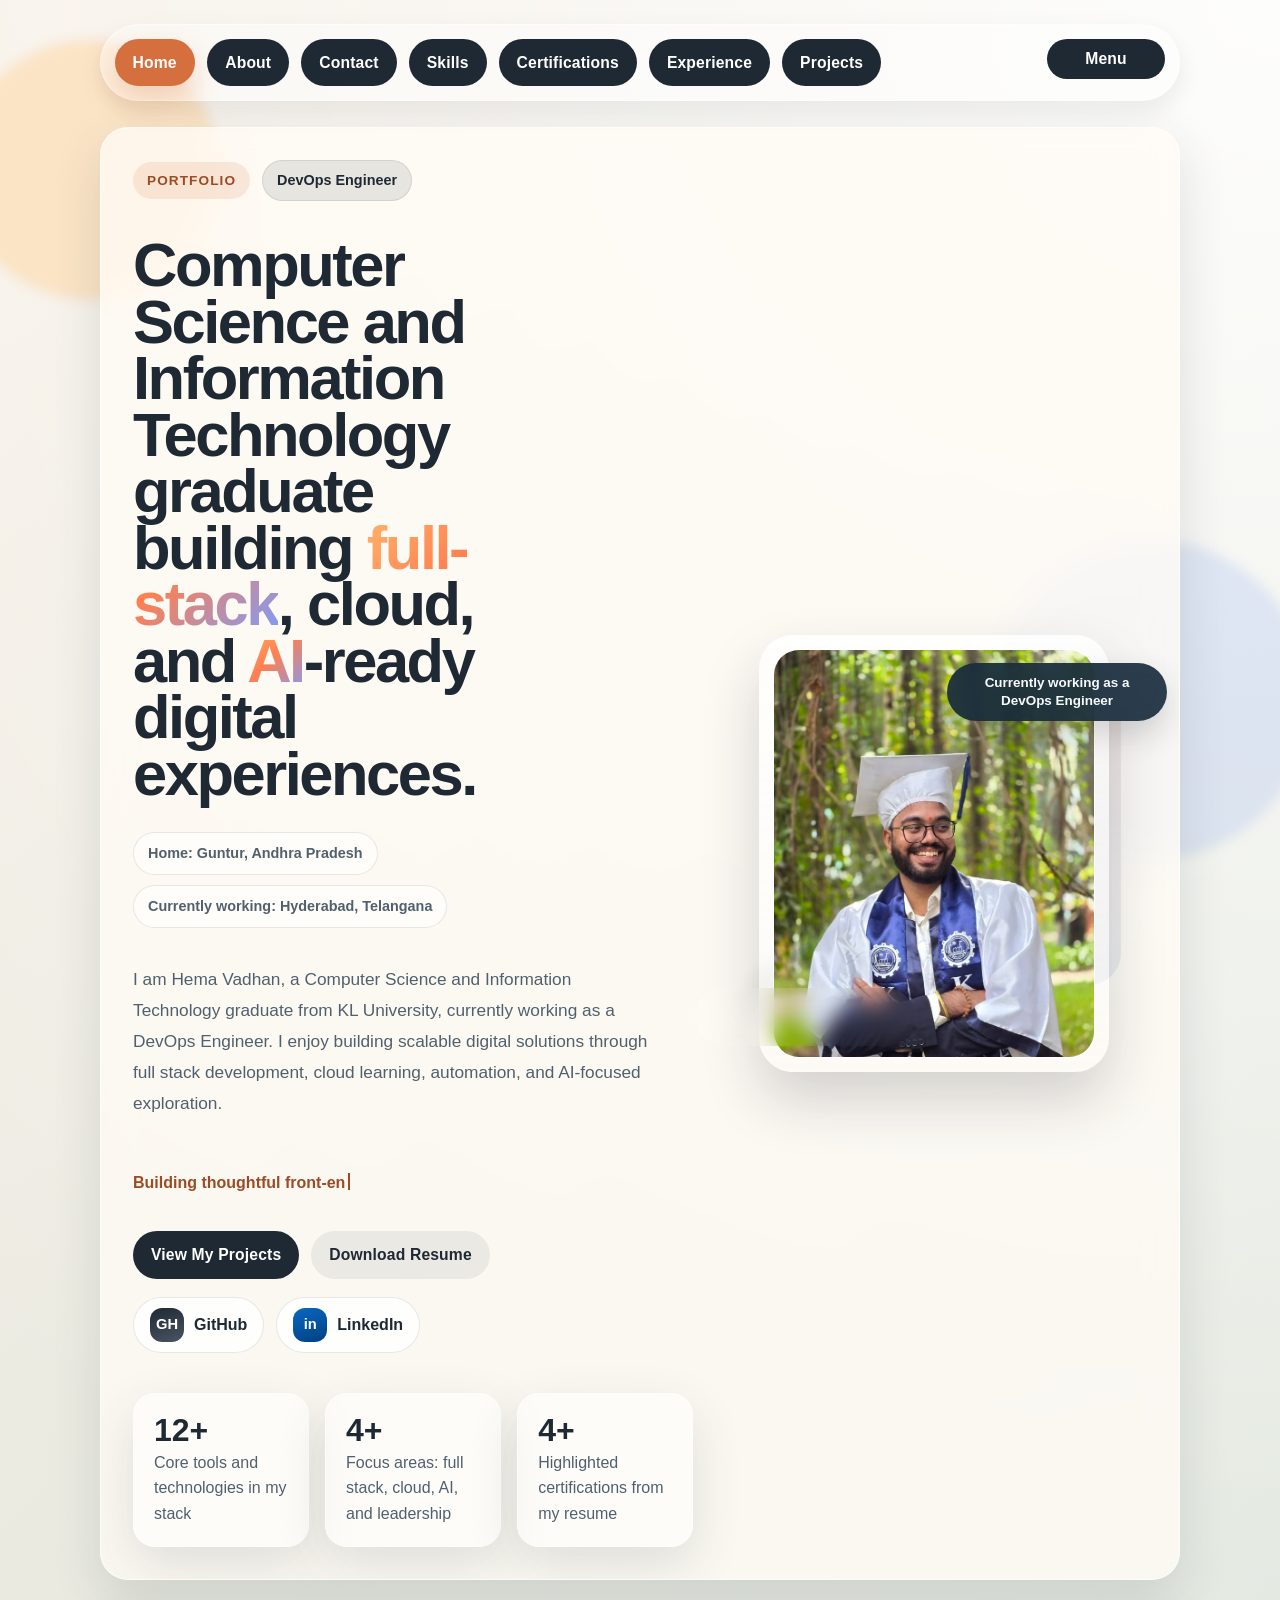
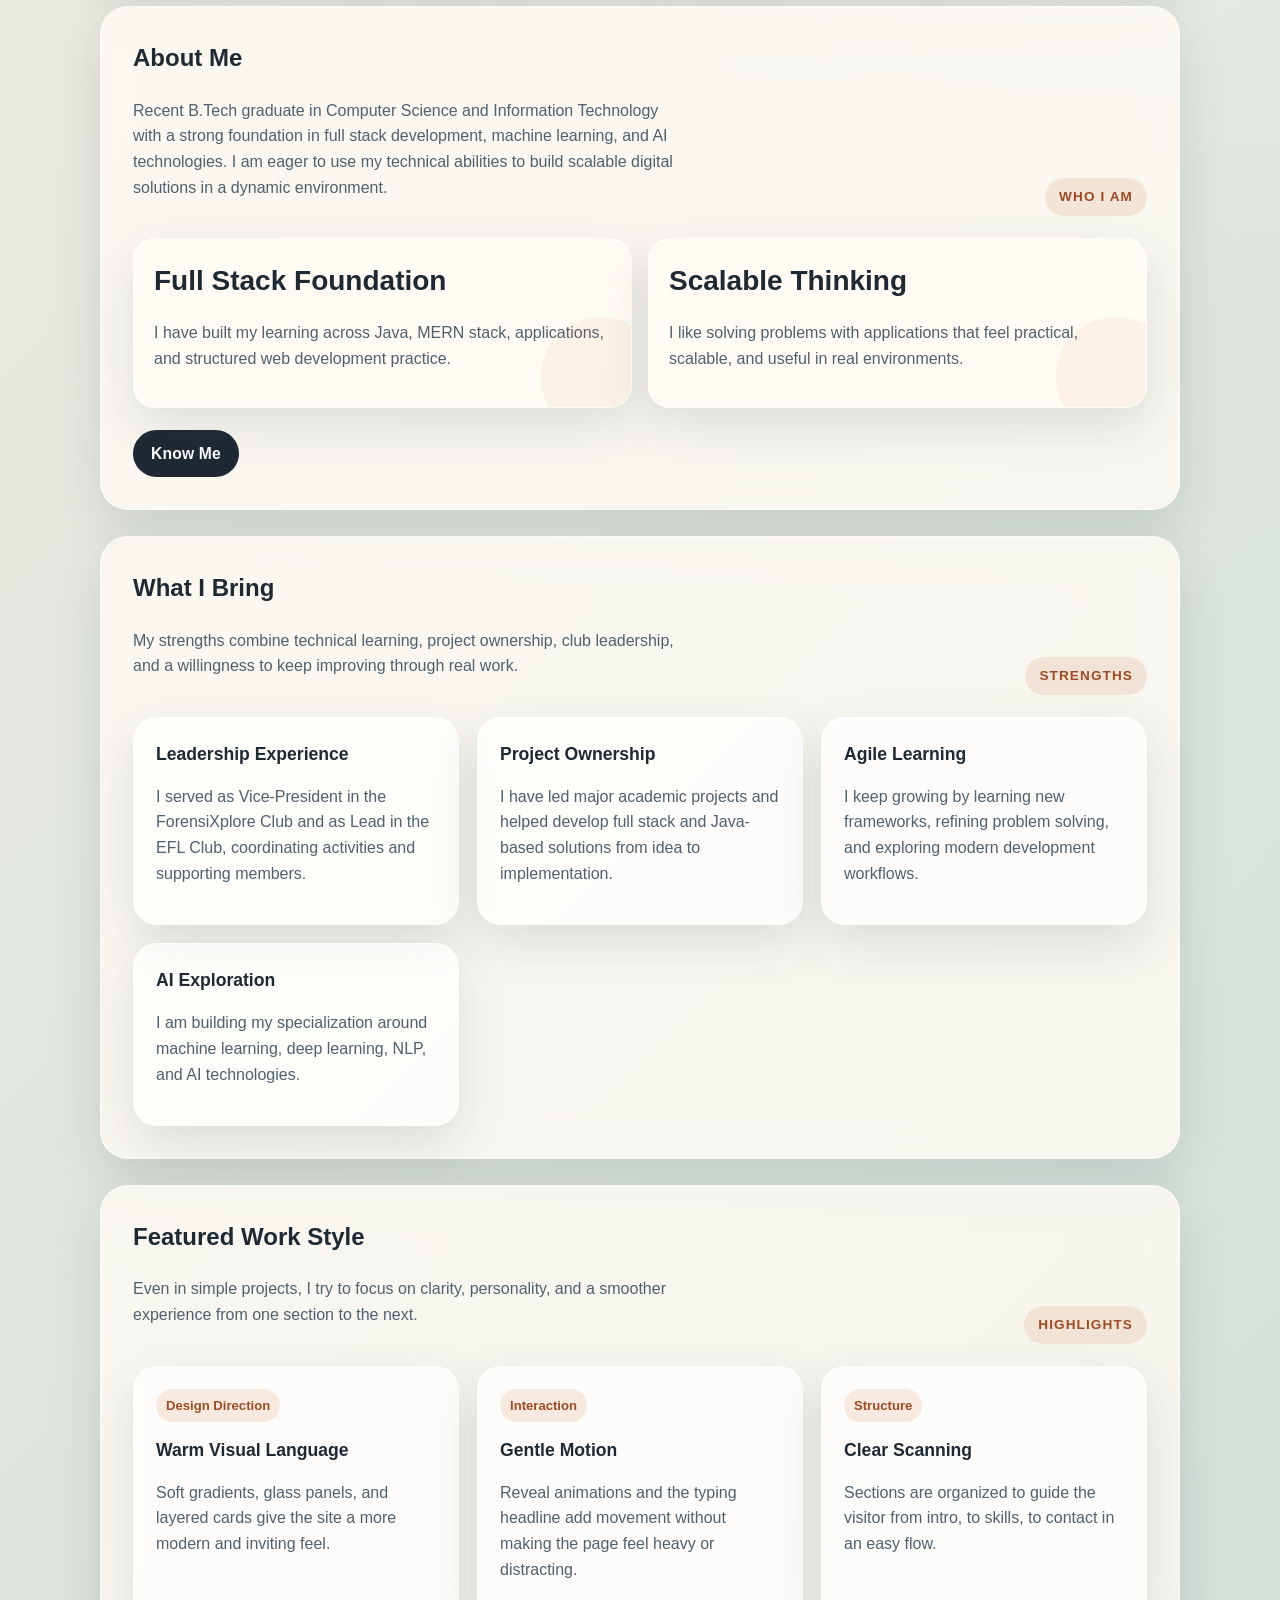
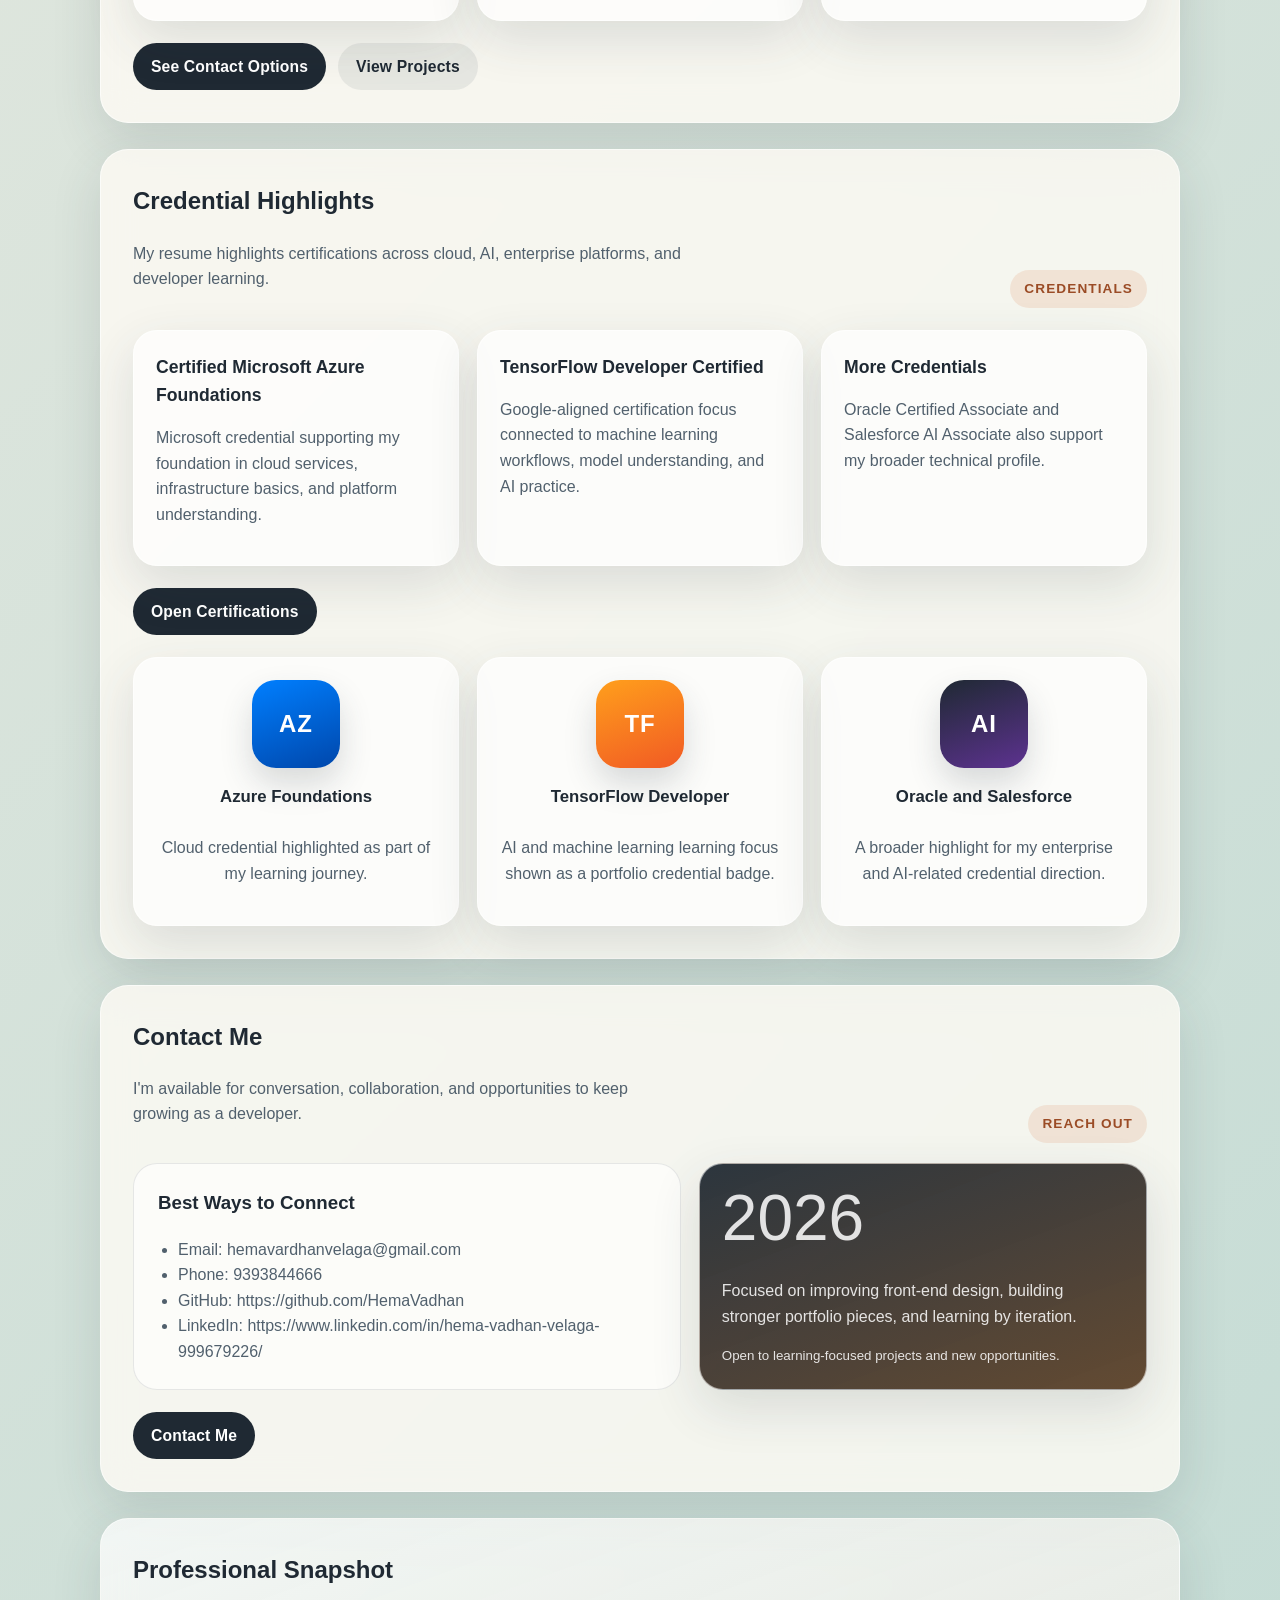
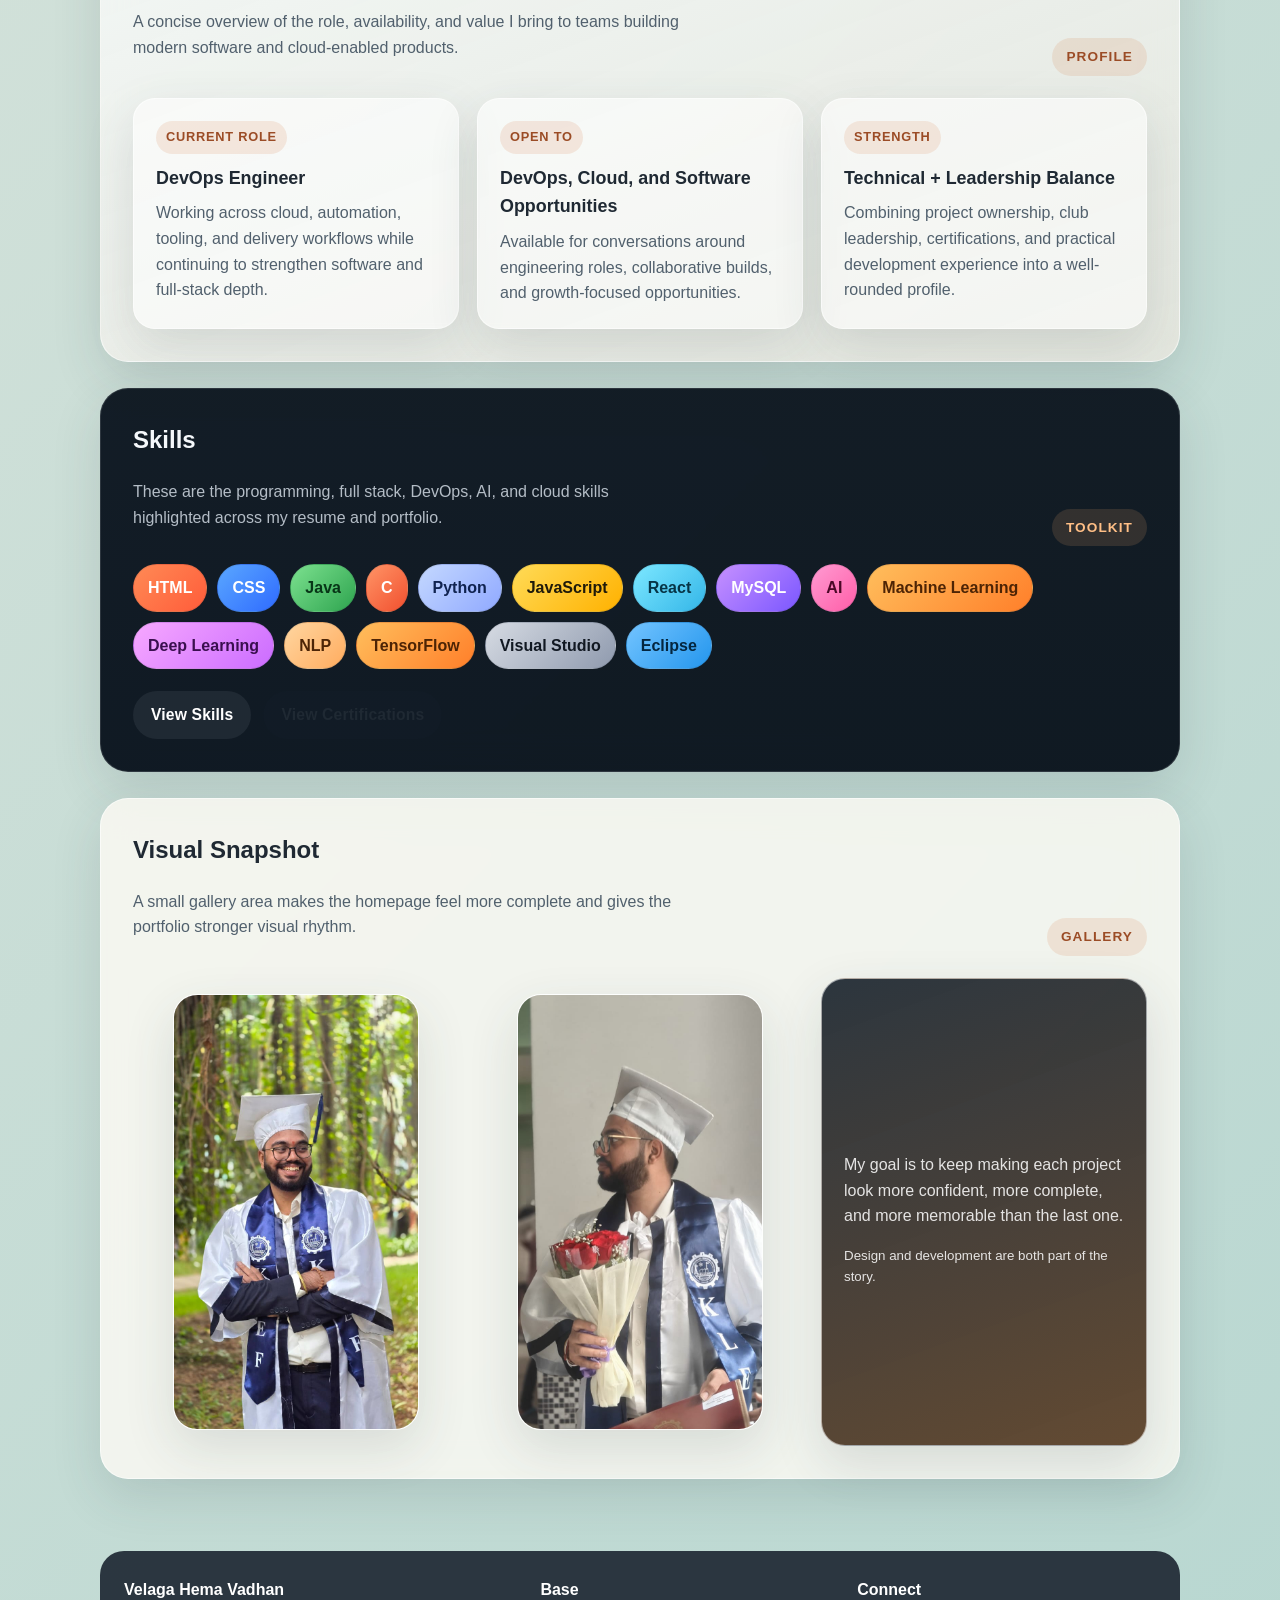
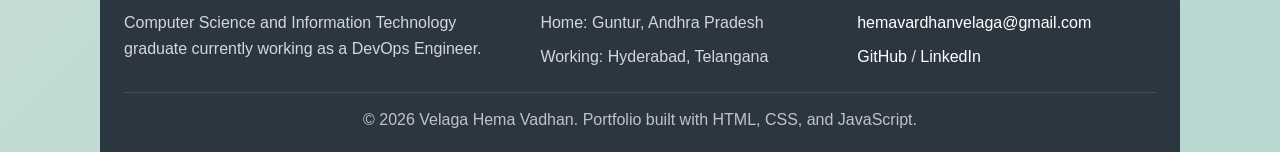
<file: index.html>
<!DOCTYPE html>
<html lang="en">
<head>
    <meta charset="UTF-8">
    <meta name="viewport" content="width=device-width, initial-scale=1.0">
    <meta name="keywords" content="HTML, CSS, portfolio, web developer">
    <meta name="description" content="Portfolio website for Hema Vadhan featuring profile, contact details, and skills.">
    <title>Hema Vadhan | Home</title>
    <link rel="stylesheet" href="styles.css">
</head>
<body class="site-body">
    <div class="page-shell">
        <header class="site-header">
            <nav aria-label="Main navigation">
                <ul class="nav-list">
                    <li><a class="btn nav-link" href="index.html">Home</a></li>
                    <li><a class="btn nav-link" href="about.html">About</a></li>
                    <li><a class="btn nav-link" href="contact.html">Contact</a></li>
                    <li><a class="btn nav-link" href="Skills.html">Skills</a></li>
                    <li><a class="btn nav-link" href="Certifications.html">Certifications</a></li>
                    <li><a class="btn nav-link" href="Experience.html">Experience</a></li>
                    <li><a class="btn nav-link" href="Projects.html">Projects</a></li>
                    <li class="push-right nav-dropdown">
                        <button class="btn menu-toggle" type="button" data-menu-toggle aria-expanded="false">Menu</button>
                        <div class="menu-panel">
                            <button class="btn menu-item theme-toggle" type="button" data-theme-toggle>Dark Mode</button>
                        </div>
                    </li>
                </ul>
            </nav>
        </header>
        <main>
            <section class="hero reveal">
                <div class="hero-grid">
                    <div class="hero-copy-block">
                        <div class="hero-eyebrow-row">
                            <span class="eyebrow">Portfolio</span>
                            <span class="hero-role-pill">DevOps Engineer</span>
                        </div>
                        <h1>Computer Science and Information Technology graduate building <span class="hero-emphasis">full-stack</span>, cloud, and <span class="hero-emphasis">AI</span>-ready digital experiences.</h1>
                        <div class="hero-meta">
                            <span class="meta-chip">Home: Guntur, Andhra Pradesh</span>
                            <span class="meta-chip">Currently working: Hyderabad, Telangana</span>
                        </div>
                        <p class="hero-copy">I am Hema Vadhan, a Computer Science and Information Technology graduate from KL University, currently working as a DevOps Engineer. I enjoy building scalable digital solutions through full stack development, cloud learning, automation, and AI-focused exploration.</p>
                        <p class="typing-text" data-typing>Working as a DevOps Engineer and building scalable digital solutions.</p>
                        <div class="actions hero-actions">
                            <a class="btn" href="Projects.html">View My Projects</a>
                            <a class="btn btn-secondary" href="VELAGA_HEMA_VARDHAN_Resume.pdf" download="VELAGA_HEMA_VARDHAN_Resume.pdf">Download Resume</a>
                        </div>
                        <div class="social-links" aria-label="Social links">
                            <a class="social-link github" href="https://github.com/HemaVadhan" target="_blank" rel="noopener noreferrer" aria-label="GitHub profile">
                                <span class="social-icon">GH</span>
                                <span>GitHub</span>
                            </a>
                            <a class="social-link linkedin" href="https://www.linkedin.com/in/hema-vadhan-velaga-999679226/" target="_blank" rel="noopener noreferrer" aria-label="LinkedIn profile">
                                <span class="social-icon">in</span>
                                <span>LinkedIn</span>
                            </a>
                        </div>
                        <div class="hero-metrics">
                            <article class="metric-card hover-lift">
                                <strong data-count="12">0</strong>
                                <span>Core tools and technologies in my stack</span>
                            </article>
                            <article class="metric-card hover-lift">
                                <strong data-count="4">0</strong>
                                <span>Focus areas: full stack, cloud, AI, and leadership</span>
                            </article>
                            <article class="metric-card hover-lift">
                                <strong data-count="4">0</strong>
                                <span>Highlighted certifications from my resume</span>
                            </article>
                        </div>
                    </div>
                    <div class="hero-visual">
                        <div class="portrait-wrap">
                            <div class="portrait-shell">
                                <img src="images/graduation-portrait-1.jpeg" alt="Portrait of Hema Vadhan">
                            </div>
                        </div>
                        <div class="floating-badge top">Currently working as a DevOps Engineer</div>
                        <div class="floating-badge bottom">Building in cloud, automation, and AI</div>
                    </div>
                </div>
            </section>

            <section class="content-card reveal">
                <div class="section-heading">
                    <div>
                        <h2>About Me</h2>
                        <p class="section-intro">Recent B.Tech graduate in Computer Science and Information Technology with a strong foundation in full stack development, machine learning, and AI technologies. I am eager to use my technical abilities to build scalable digital solutions in a dynamic environment.</p>
                    </div>
                    <span class="eyebrow">Who I Am</span>
                </div>
                <div class="feature-grid">
                    <article class="feature-card hover-lift">
                        <strong>Full Stack Foundation</strong>
                        <p>I have built my learning across Java, MERN stack, applications, and structured web development practice.</p>
                    </article>
                    <article class="feature-card hover-lift">
                        <strong>Scalable Thinking</strong>
                        <p>I like solving problems with applications that feel practical, scalable, and useful in real environments.</p>
                    </article>
                </div>
                <div class="actions">
                    <a class="btn" href="about.html">Know Me</a>
                </div>
            </section>

            <section class="content-card reveal">
                <div class="section-heading">
                    <div>
                        <h2>What I Bring</h2>
                        <p class="section-intro">My strengths combine technical learning, project ownership, club leadership, and a willingness to keep improving through real work.</p>
                    </div>
                    <span class="eyebrow">Strengths</span>
                </div>
                <div class="showcase-grid">
                    <article class="showcase-card hover-lift">
                        <strong>Leadership Experience</strong>
                        <p>I served as Vice-President in the ForensiXplore Club and as Lead in the EFL Club, coordinating activities and supporting members.</p>
                    </article>
                    <article class="showcase-card hover-lift">
                        <strong>Project Ownership</strong>
                        <p>I have led major academic projects and helped develop full stack and Java-based solutions from idea to implementation.</p>
                    </article>
                    <article class="showcase-card hover-lift">
                        <strong>Agile Learning</strong>
                        <p>I keep growing by learning new frameworks, refining problem solving, and exploring modern development workflows.</p>
                    </article>
                    <article class="showcase-card hover-lift">
                        <strong>AI Exploration</strong>
                        <p>I am building my specialization around machine learning, deep learning, NLP, and AI technologies.</p>
                    </article>
                </div>
            </section>

            <section class="content-card reveal">
                <div class="section-heading">
                    <div>
                        <h2>Featured Work Style</h2>
                        <p class="section-intro">Even in simple projects, I try to focus on clarity, personality, and a smoother experience from one section to the next.</p>
                    </div>
                    <span class="eyebrow">Highlights</span>
                </div>
                <div class="project-grid">
                    <article class="project-card hover-lift">
                        <span class="project-tag">Design Direction</span>
                        <strong>Warm Visual Language</strong>
                        <p>Soft gradients, glass panels, and layered cards give the site a more modern and inviting feel.</p>
                    </article>
                    <article class="project-card hover-lift">
                        <span class="project-tag">Interaction</span>
                        <strong>Gentle Motion</strong>
                        <p>Reveal animations and the typing headline add movement without making the page feel heavy or distracting.</p>
                    </article>
                    <article class="project-card hover-lift">
                        <span class="project-tag">Structure</span>
                        <strong>Clear Scanning</strong>
                        <p>Sections are organized to guide the visitor from intro, to skills, to contact in an easy flow.</p>
                    </article>
                </div>
                <div class="actions">
                    <a class="btn" href="contact.html">See Contact Options</a>
                    <a class="btn btn-secondary" href="Projects.html">View Projects</a>
                </div>
            </section>

            <section class="content-card reveal">
                <div class="section-heading">
                    <div>
                        <h2>Credential Highlights</h2>
                        <p class="section-intro">My resume highlights certifications across cloud, AI, enterprise platforms, and developer learning.</p>
                    </div>
                    <span class="eyebrow">Credentials</span>
                </div>
                <div class="showcase-grid">
                    <article class="showcase-card hover-lift">
                        <strong>Certified Microsoft Azure Foundations</strong>
                        <p>Microsoft credential supporting my foundation in cloud services, infrastructure basics, and platform understanding.</p>
                    </article>
                    <article class="showcase-card hover-lift">
                        <strong>TensorFlow Developer Certified</strong>
                        <p>Google-aligned certification focus connected to machine learning workflows, model understanding, and AI practice.</p>
                    </article>
                    <article class="showcase-card hover-lift">
                        <strong>More Credentials</strong>
                        <p>Oracle Certified Associate and Salesforce AI Associate also support my broader technical profile.</p>
                    </article>
                </div>
                <div class="actions">
                    <a class="btn" href="Certifications.html">Open Certifications</a>
                </div>
                <div class="logo-grid">
                    <article class="logo-card hover-lift">
                        <div class="logo-mark azure">AZ</div>
                        <strong>Azure Foundations</strong>
                        <p>Cloud credential highlighted as part of my learning journey.</p>
                    </article>
                    <article class="logo-card hover-lift">
                        <div class="logo-mark tensorflow">TF</div>
                        <strong>TensorFlow Developer</strong>
                        <p>AI and machine learning learning focus shown as a portfolio credential badge.</p>
                    </article>
                    <article class="logo-card hover-lift">
                        <div class="logo-mark ai">AI</div>
                        <strong>Oracle and Salesforce</strong>
                        <p>A broader highlight for my enterprise and AI-related credential direction.</p>
                    </article>
                </div>
            </section>

            <section class="content-card reveal">
                <div class="section-heading">
                    <div>
                        <h2>Contact Me</h2>
                        <p class="section-intro">I'm available for conversation, collaboration, and opportunities to keep growing as a developer.</p>
                    </div>
                    <span class="eyebrow">Reach Out</span>
                </div>
                <div class="contact-panel">
                    <div class="contact-blurb hover-lift">
                        <h3>Best Ways to Connect</h3>
                        <ul class="info-list">
                            <li>Email: hemavardhanvelaga@gmail.com</li>
                            <li>Phone: 9393844666</li>
                            <li>GitHub: https://github.com/HemaVadhan</li>
                            <li>LinkedIn: https://www.linkedin.com/in/hema-vadhan-velaga-999679226/</li>
                        </ul>
                    </div>
                    <div class="quote-card hover-lift">
                        <p class="big-number">2026</p>
                        <p>Focused on improving front-end design, building stronger portfolio pieces, and learning by iteration.</p>
                        <small>Open to learning-focused projects and new opportunities.</small>
                    </div>
                </div>
                <div class="actions">
                    <a class="btn" href="contact.html">Contact Me</a>
                </div>
            </section>

            <section class="content-card reveal professional-band">
                <div class="section-heading">
                    <div>
                        <h2>Professional Snapshot</h2>
                        <p class="section-intro">A concise overview of the role, availability, and value I bring to teams building modern software and cloud-enabled products.</p>
                    </div>
                    <span class="eyebrow">Profile</span>
                </div>
                <div class="professional-grid">
                    <article class="professional-card hover-lift">
                        <span class="detail-label">Current Role</span>
                        <strong>DevOps Engineer</strong>
                        <p>Working across cloud, automation, tooling, and delivery workflows while continuing to strengthen software and full-stack depth.</p>
                    </article>
                    <article class="professional-card hover-lift">
                        <span class="detail-label">Open To</span>
                        <strong>DevOps, Cloud, and Software Opportunities</strong>
                        <p>Available for conversations around engineering roles, collaborative builds, and growth-focused opportunities.</p>
                    </article>
                    <article class="professional-card hover-lift">
                        <span class="detail-label">Strength</span>
                        <strong>Technical + Leadership Balance</strong>
                        <p>Combining project ownership, club leadership, certifications, and practical development experience into a well-rounded profile.</p>
                    </article>
                </div>
            </section>

            <section class="content-card reveal skills-showcase">
                <div class="section-heading">
                    <div>
                        <h2>Skills</h2>
                        <p class="section-intro">These are the programming, full stack, DevOps, AI, and cloud skills highlighted across my resume and portfolio.</p>
                    </div>
                    <span class="eyebrow">Toolkit</span>
                </div>
                <div class="skill-pills">
                    <span class="skill-pill skill-html">HTML</span>
                    <span class="skill-pill skill-css">CSS</span>
                    <span class="skill-pill skill-node">Java</span>
                    <span class="skill-pill skill-git">C</span>
                    <span class="skill-pill skill-problem">Python</span>
                    <span class="skill-pill skill-js">JavaScript</span>
                    <span class="skill-pill skill-react">React</span>
                    <span class="skill-pill skill-devops">MySQL</span>
                    <span class="skill-pill skill-ai">AI</span>
                    <span class="skill-pill skill-tf">Machine Learning</span>
                    <span class="skill-pill skill-ui">Deep Learning</span>
                    <span class="skill-pill skill-responsive">NLP</span>
                    <span class="skill-pill skill-tf">TensorFlow</span>
                    <span class="skill-pill skill-github">Visual Studio</span>
                    <span class="skill-pill skill-docker">Eclipse</span>
                </div>
                <div class="actions">
                    <a class="btn" href="Skills.html">View Skills</a>
                    <a class="btn btn-secondary" href="Certifications.html">View Certifications</a>
                </div>
            </section>

            <section class="content-card reveal">
                <div class="section-heading">
                    <div>
                        <h2>Visual Snapshot</h2>
                        <p class="section-intro">A small gallery area makes the homepage feel more complete and gives the portfolio stronger visual rhythm.</p>
                    </div>
                    <span class="eyebrow">Gallery</span>
                </div>
                <div class="gallery-grid">
                    <figure class="gallery-card hover-lift">
                        <img src="images/graduation-portrait-1.jpeg" alt="Portrait of Hema Vadhan">
                    </figure>
                    <figure class="gallery-card hover-lift">
                        <img src="images/graduation-portrait-2.jpeg" alt="Additional profile image">
                    </figure>
                    <div class="quote-card hover-lift">
                        <p>My goal is to keep making each project look more confident, more complete, and more memorable than the last one.</p>
                        <small>Design and development are both part of the story.</small>
                    </div>
                </div>
            </section>

        </main>
    </div>
    <footer class="site-footer">
        <div class="footer-grid">
            <div>
                <strong>Velaga Hema Vadhan</strong>
                <p>Computer Science and Information Technology graduate currently working as a DevOps Engineer.</p>
            </div>
            <div>
                <strong>Base</strong>
                <p>Home: Guntur, Andhra Pradesh</p>
                <p>Working: Hyderabad, Telangana</p>
            </div>
            <div>
                <strong>Connect</strong>
                <p><a href="mailto:hemavardhanvelaga@gmail.com">hemavardhanvelaga@gmail.com</a></p>
                <p><a href="https://github.com/HemaVadhan" target="_blank" rel="noopener noreferrer">GitHub</a> / <a href="https://www.linkedin.com/in/hema-vadhan-velaga-999679226/" target="_blank" rel="noopener noreferrer">LinkedIn</a></p>
            </div>
        </div>
        <p class="footer-note">&copy; 2026 Velaga Hema Vadhan. Portfolio built with HTML, CSS, and JavaScript.</p>
    </footer>
    <script src="script.js"></script>
</body>
</html>
</file>
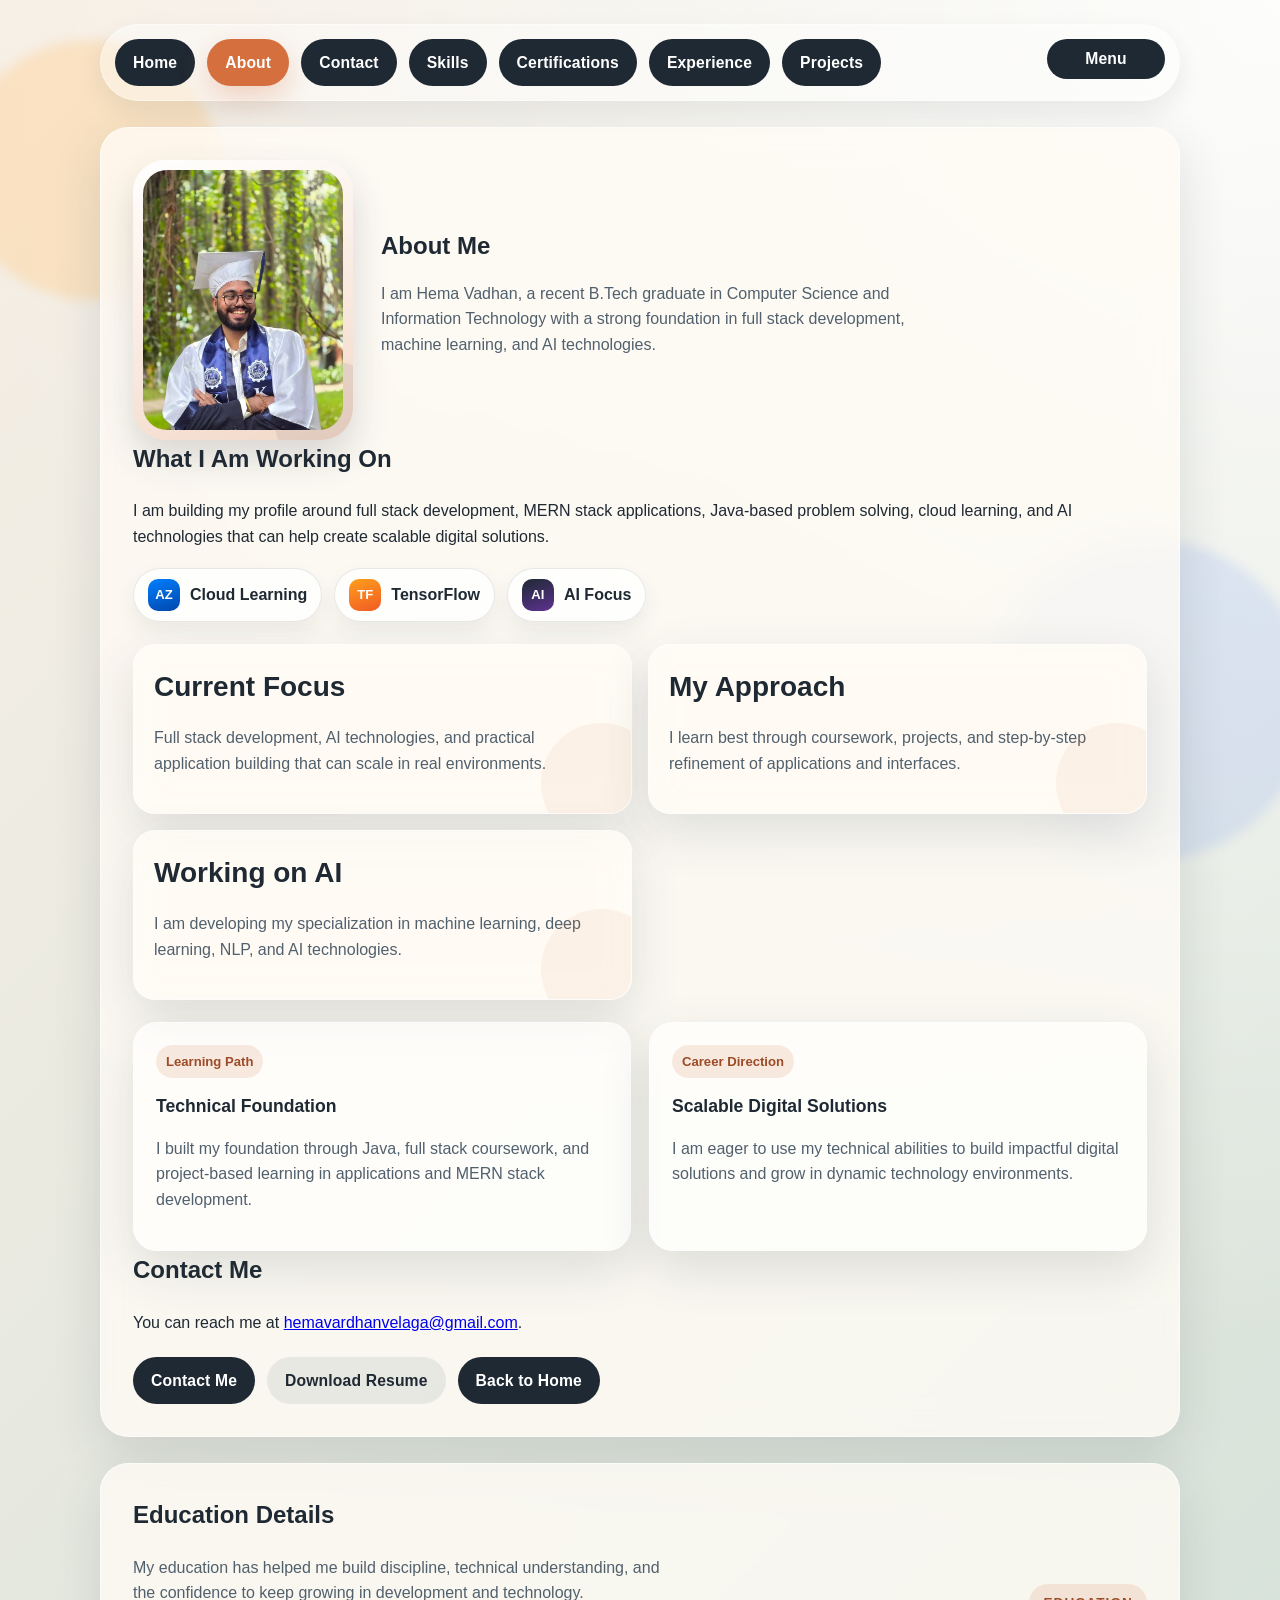
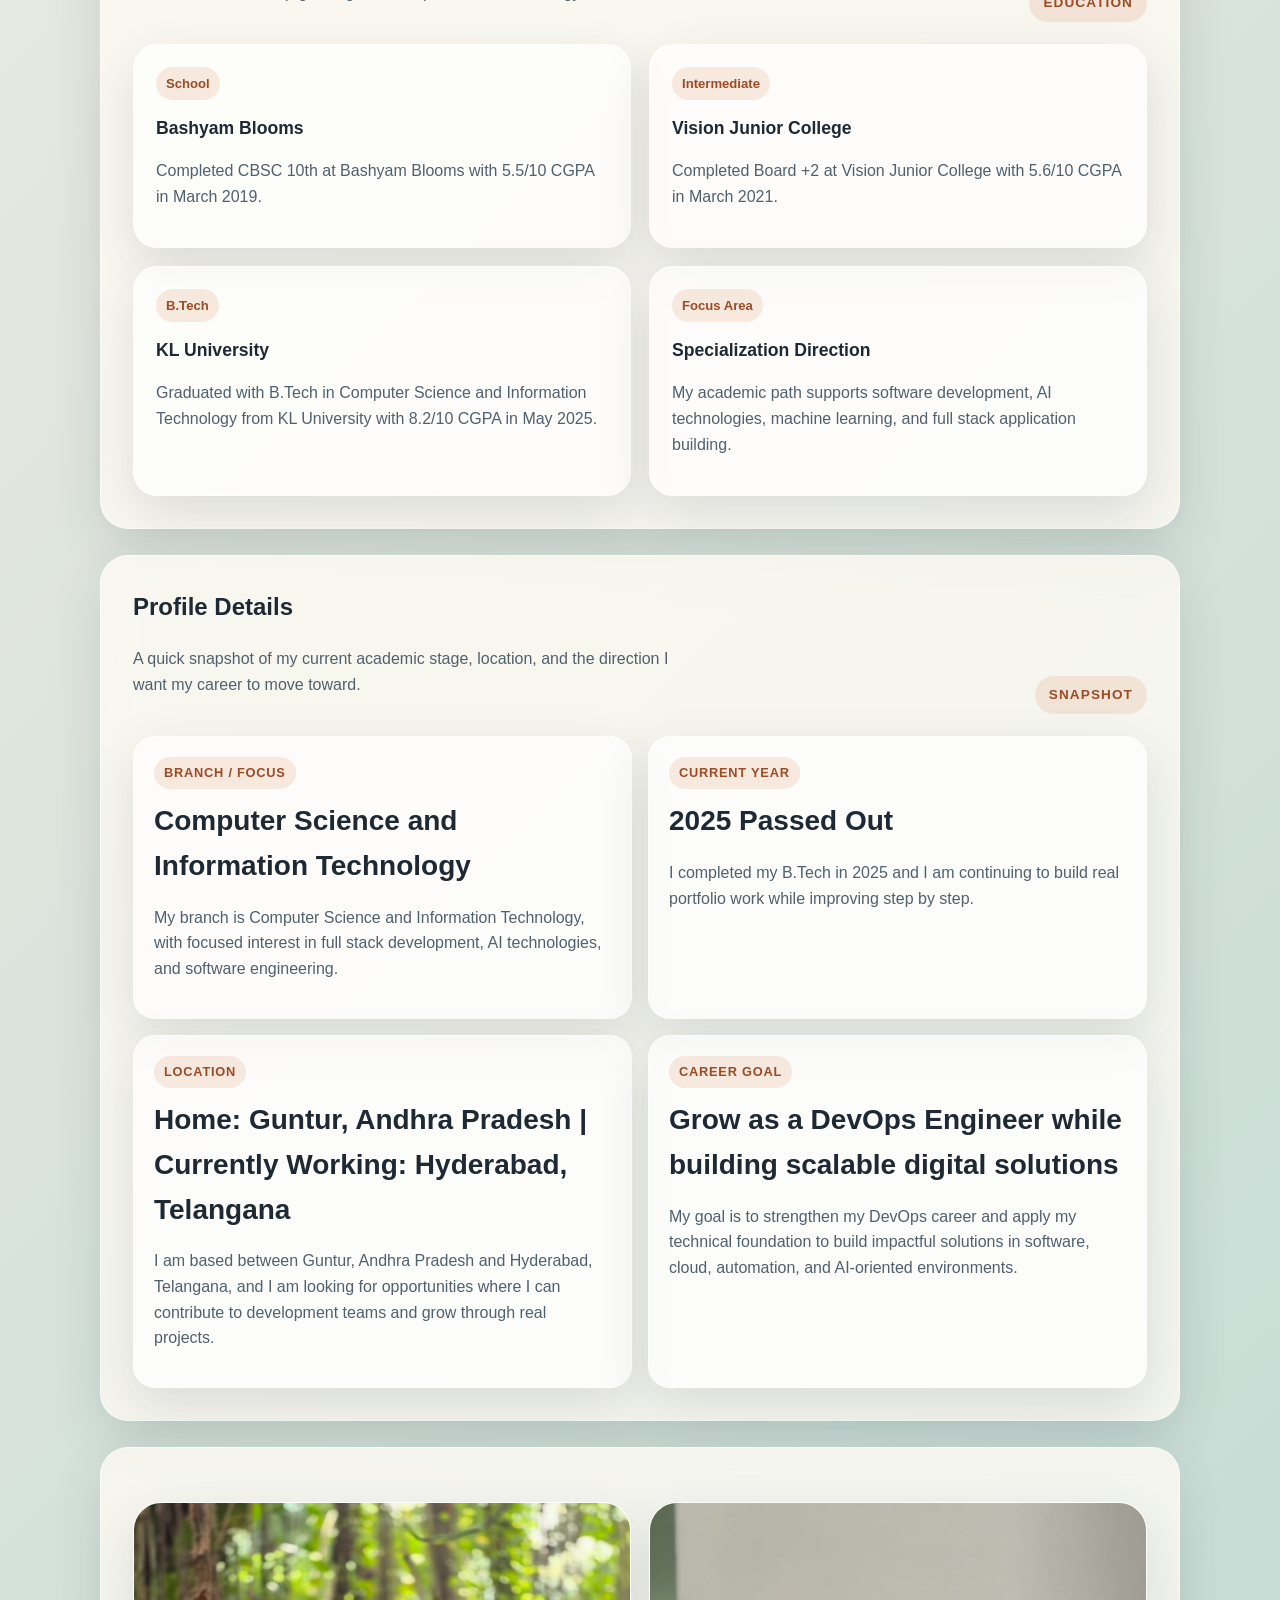
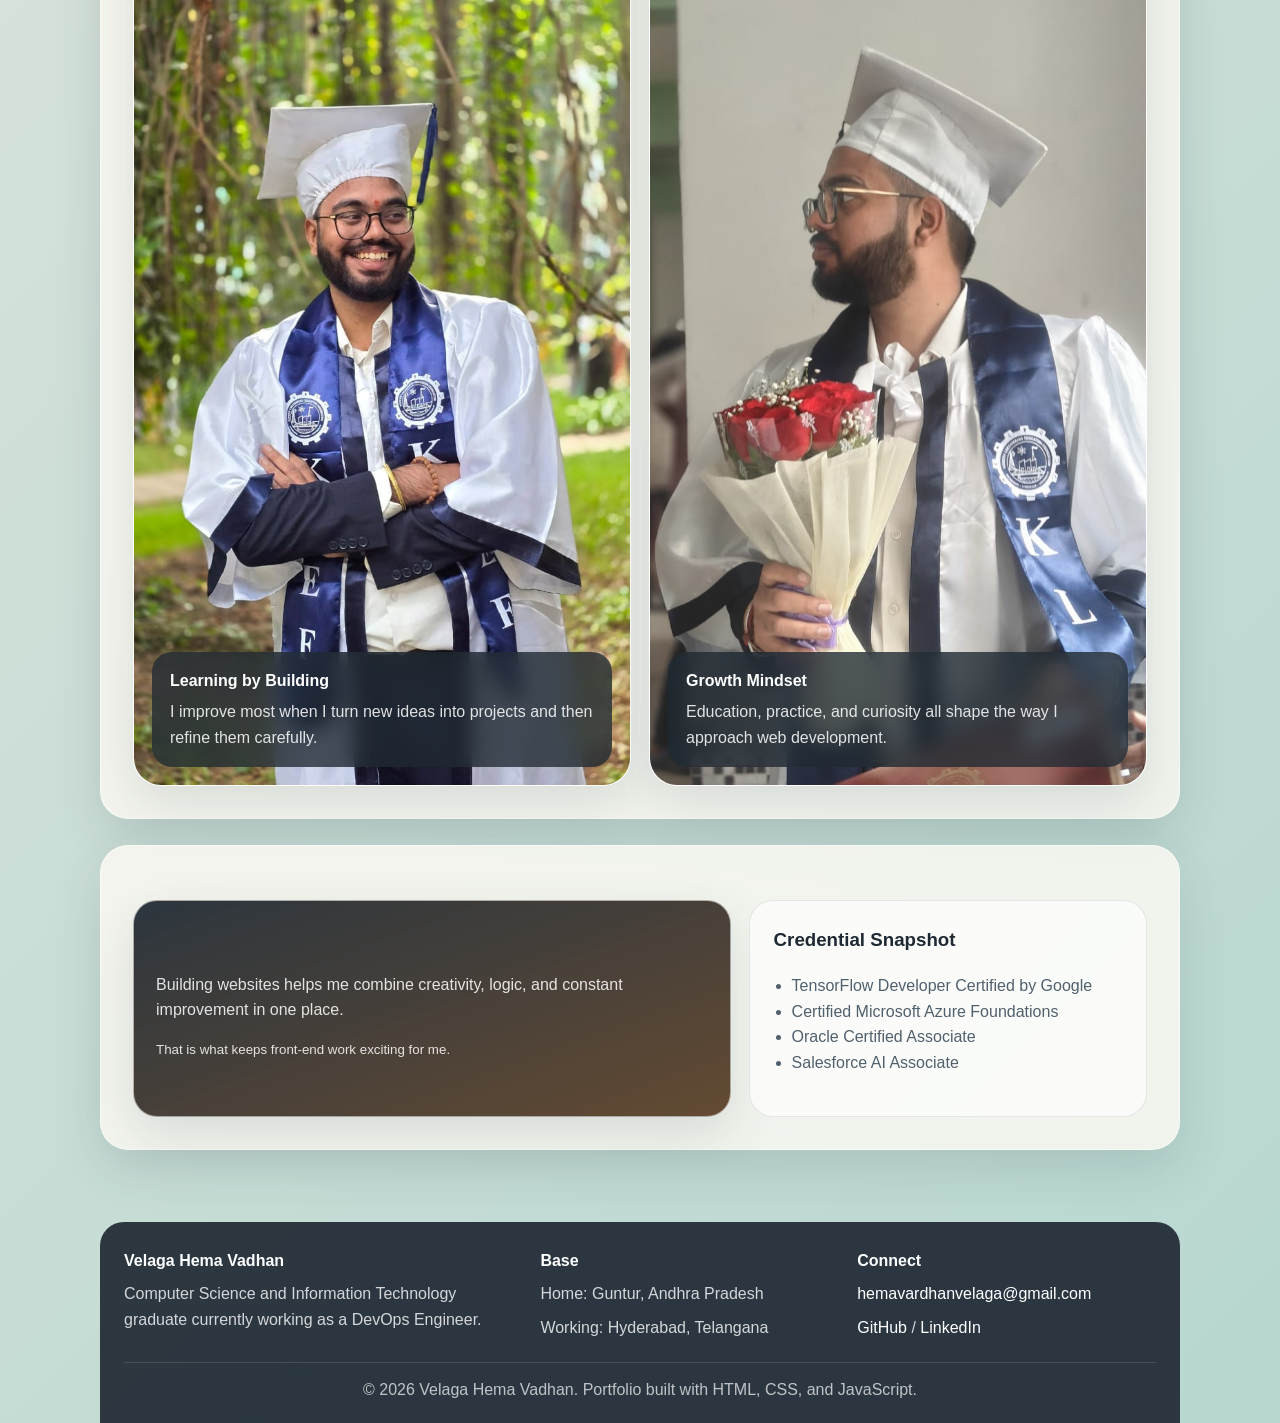
<file: about.html>
<!DOCTYPE html>
<html lang="en">
<head>
    <meta charset="UTF-8">
    <meta name="viewport" content="width=device-width, initial-scale=1.0">
    <title>About | Hema Vadhan</title>
    <link rel="stylesheet" href="styles.css">
</head>
<body class="site-body">
    <div class="page-shell">
        <header class="site-header">
            <nav aria-label="Main navigation">
                <ul class="nav-list">
                    <li><a class="btn nav-link" href="index.html">Home</a></li>
                    <li><a class="btn nav-link" href="about.html">About</a></li>
                    <li><a class="btn nav-link" href="contact.html">Contact</a></li>
                    <li><a class="btn nav-link" href="Skills.html">Skills</a></li>
                    <li><a class="btn nav-link" href="Certifications.html">Certifications</a></li>
                    <li><a class="btn nav-link" href="Experience.html">Experience</a></li>
                    <li><a class="btn nav-link" href="Projects.html">Projects</a></li>
                    <li class="push-right nav-dropdown">
                        <button class="btn menu-toggle" type="button" data-menu-toggle aria-expanded="false">Menu</button>
                        <div class="menu-panel">
                            <button class="btn menu-item theme-toggle" type="button" data-theme-toggle>Dark Mode</button>
                        </div>
                    </li>
                </ul>
            </nav>
        </header>
        <main>
            <section class="content-card reveal">
                <div class="about-hero">
                    <div class="about-photo-frame hover-lift">
                        <img class="about-photo" src="images/graduation-portrait-1.jpeg" alt="Portrait of Hema Vadhan">
                    </div>
                    <div class="about-intro">
                        <h1>About Me</h1>
                        <p class="section-intro">I am Hema Vadhan, a recent B.Tech graduate in Computer Science and Information Technology with a strong foundation in full stack development, machine learning, and AI technologies.</p>
                    </div>
                </div>
                <h2>What I Am Working On</h2>
                <p>I am building my profile around full stack development, MERN stack applications, Java-based problem solving, cloud learning, and AI technologies that can help create scalable digital solutions.</p>
                <div class="logo-ribbon">
                    <span class="logo-chip"><span class="logo-dot azure">AZ</span>Cloud Learning</span>
                    <span class="logo-chip"><span class="logo-dot tensorflow">TF</span>TensorFlow</span>
                    <span class="logo-chip"><span class="logo-dot ai">AI</span>AI Focus</span>
                </div>
                <div class="feature-grid">
                    <article class="feature-card hover-lift">
                        <strong>Current Focus</strong>
                        <p>Full stack development, AI technologies, and practical application building that can scale in real environments.</p>
                    </article>
                    <article class="feature-card hover-lift">
                        <strong>My Approach</strong>
                        <p>I learn best through coursework, projects, and step-by-step refinement of applications and interfaces.</p>
                    </article>
                    <article class="feature-card hover-lift">
                        <strong>Working on AI</strong>
                        <p>I am developing my specialization in machine learning, deep learning, NLP, and AI technologies.</p>
                    </article>
                </div>
                <div class="timeline">
                    <article class="timeline-card hover-lift">
                        <span class="timeline-tag">Learning Path</span>
                        <strong>Technical Foundation</strong>
                        <p>I built my foundation through Java, full stack coursework, and project-based learning in applications and MERN stack development.</p>
                    </article>
                    <article class="timeline-card hover-lift">
                        <span class="timeline-tag">Career Direction</span>
                        <strong>Scalable Digital Solutions</strong>
                        <p>I am eager to use my technical abilities to build impactful digital solutions and grow in dynamic technology environments.</p>
                    </article>
                </div>
                <h2>Contact Me</h2>
                <p>You can reach me at <a href="mailto:hemavardhanvelaga@gmail.com">hemavardhanvelaga@gmail.com</a>.</p>
                <div class="actions">
                    <a class="btn" href="contact.html">Contact Me</a>
                    <a class="btn btn-secondary" href="VELAGA_HEMA_VARDHAN_Resume.pdf" download="VELAGA_HEMA_VARDHAN_Resume.pdf">Download Resume</a>
                    <a class="btn" href="index.html">Back to Home</a>
                </div>
            </section>
            <section class="content-card reveal">
                <div class="section-heading">
                    <div>
                        <h2>Education Details</h2>
                        <p class="section-intro">My education has helped me build discipline, technical understanding, and the confidence to keep growing in development and technology.</p>
                    </div>
                    <span class="eyebrow">Education</span>
                </div>
                <div class="timeline">
                    <article class="timeline-card hover-lift">
                        <span class="timeline-tag">School</span>
                        <strong>Bashyam Blooms</strong>
                        <p>Completed CBSC 10th at Bashyam Blooms with 5.5/10 CGPA in March 2019.</p>
                    </article>
                    <article class="timeline-card hover-lift">
                        <span class="timeline-tag">Intermediate</span>
                        <strong>Vision Junior College</strong>
                        <p>Completed Board +2 at Vision Junior College with 5.6/10 CGPA in March 2021.</p>
                    </article>
                    <article class="timeline-card hover-lift">
                        <span class="timeline-tag">B.Tech</span>
                        <strong>KL University</strong>
                        <p>Graduated with B.Tech in Computer Science and Information Technology from KL University with 8.2/10 CGPA in May 2025.</p>
                    </article>
                    <article class="timeline-card hover-lift">
                        <span class="timeline-tag">Focus Area</span>
                        <strong>Specialization Direction</strong>
                        <p>My academic path supports software development, AI technologies, machine learning, and full stack application building.</p>
                    </article>
                </div>
            </section>
            <section class="content-card reveal">
                <div class="section-heading">
                    <div>
                        <h2>Profile Details</h2>
                        <p class="section-intro">A quick snapshot of my current academic stage, location, and the direction I want my career to move toward.</p>
                    </div>
                    <span class="eyebrow">Snapshot</span>
                </div>
                <div class="detail-grid">
                    <article class="detail-card hover-lift">
                        <span class="detail-label">Branch / Focus</span>
                        <strong>Computer Science and Information Technology</strong>
                        <p>My branch is Computer Science and Information Technology, with focused interest in full stack development, AI technologies, and software engineering.</p>
                    </article>
                    <article class="detail-card hover-lift">
                        <span class="detail-label">Current Year</span>
                        <strong>2025 Passed Out</strong>
                        <p>I completed my B.Tech in 2025 and I am continuing to build real portfolio work while improving step by step.</p>
                    </article>
                    <article class="detail-card hover-lift">
                        <span class="detail-label">Location</span>
                        <strong>Home: Guntur, Andhra Pradesh | Currently Working: Hyderabad, Telangana</strong>
                        <p>I am based between Guntur, Andhra Pradesh and Hyderabad, Telangana, and I am looking for opportunities where I can contribute to development teams and grow through real projects.</p>
                    </article>
                    <article class="detail-card hover-lift">
                        <span class="detail-label">Career Goal</span>
                        <strong>Grow as a DevOps Engineer while building scalable digital solutions</strong>
                        <p>My goal is to strengthen my DevOps career and apply my technical foundation to build impactful solutions in software, cloud, automation, and AI-oriented environments.</p>
                    </article>
                </div>
            </section>
            <section class="content-card reveal">
                <div class="media-grid">
                    <article class="media-card hover-lift">
                        <img src="images/graduation-portrait-1.jpeg" alt="Portrait detail for about page">
                        <div class="media-overlay">
                            <strong>Learning by Building</strong>
                            <p>I improve most when I turn new ideas into projects and then refine them carefully.</p>
                        </div>
                    </article>
                    <article class="media-card hover-lift">
                        <img src="images/graduation-portrait-2.jpeg" alt="Supporting visual for education and growth">
                        <div class="media-overlay">
                            <strong>Growth Mindset</strong>
                            <p>Education, practice, and curiosity all shape the way I approach web development.</p>
                        </div>
                    </article>
                </div>
            </section>
            <section class="content-card reveal">
                <div class="spotlight-grid">
                    <div class="quote-card hover-lift">
                        <p>Building websites helps me combine creativity, logic, and constant improvement in one place.</p>
                        <small>That is what keeps front-end work exciting for me.</small>
                    </div>
                    <div class="contact-blurb hover-lift">
                        <h3>Credential Snapshot</h3>
                        <ul class="mini-list">
                            <li>TensorFlow Developer Certified by Google</li>
                            <li>Certified Microsoft Azure Foundations</li>
                            <li>Oracle Certified Associate</li>
                            <li>Salesforce AI Associate</li>
                        </ul>
                    </div>
                </div>
            </section>
        </main>
    </div>
    <footer class="site-footer">
        <div class="footer-grid">
            <div>
                <strong>Velaga Hema Vadhan</strong>
                <p>Computer Science and Information Technology graduate currently working as a DevOps Engineer.</p>
            </div>
            <div>
                <strong>Base</strong>
                <p>Home: Guntur, Andhra Pradesh</p>
                <p>Working: Hyderabad, Telangana</p>
            </div>
            <div>
                <strong>Connect</strong>
                <p><a href="mailto:hemavardhanvelaga@gmail.com">hemavardhanvelaga@gmail.com</a></p>
                <p><a href="https://github.com/HemaVadhan" target="_blank" rel="noopener noreferrer">GitHub</a> / <a href="https://www.linkedin.com/in/hema-vadhan-velaga-999679226/" target="_blank" rel="noopener noreferrer">LinkedIn</a></p>
            </div>
        </div>
        <p class="footer-note">&copy; 2026 Velaga Hema Vadhan. Portfolio built with HTML, CSS, and JavaScript.</p>
    </footer>
    <script src="script.js"></script>
</body>
</html>
</file>
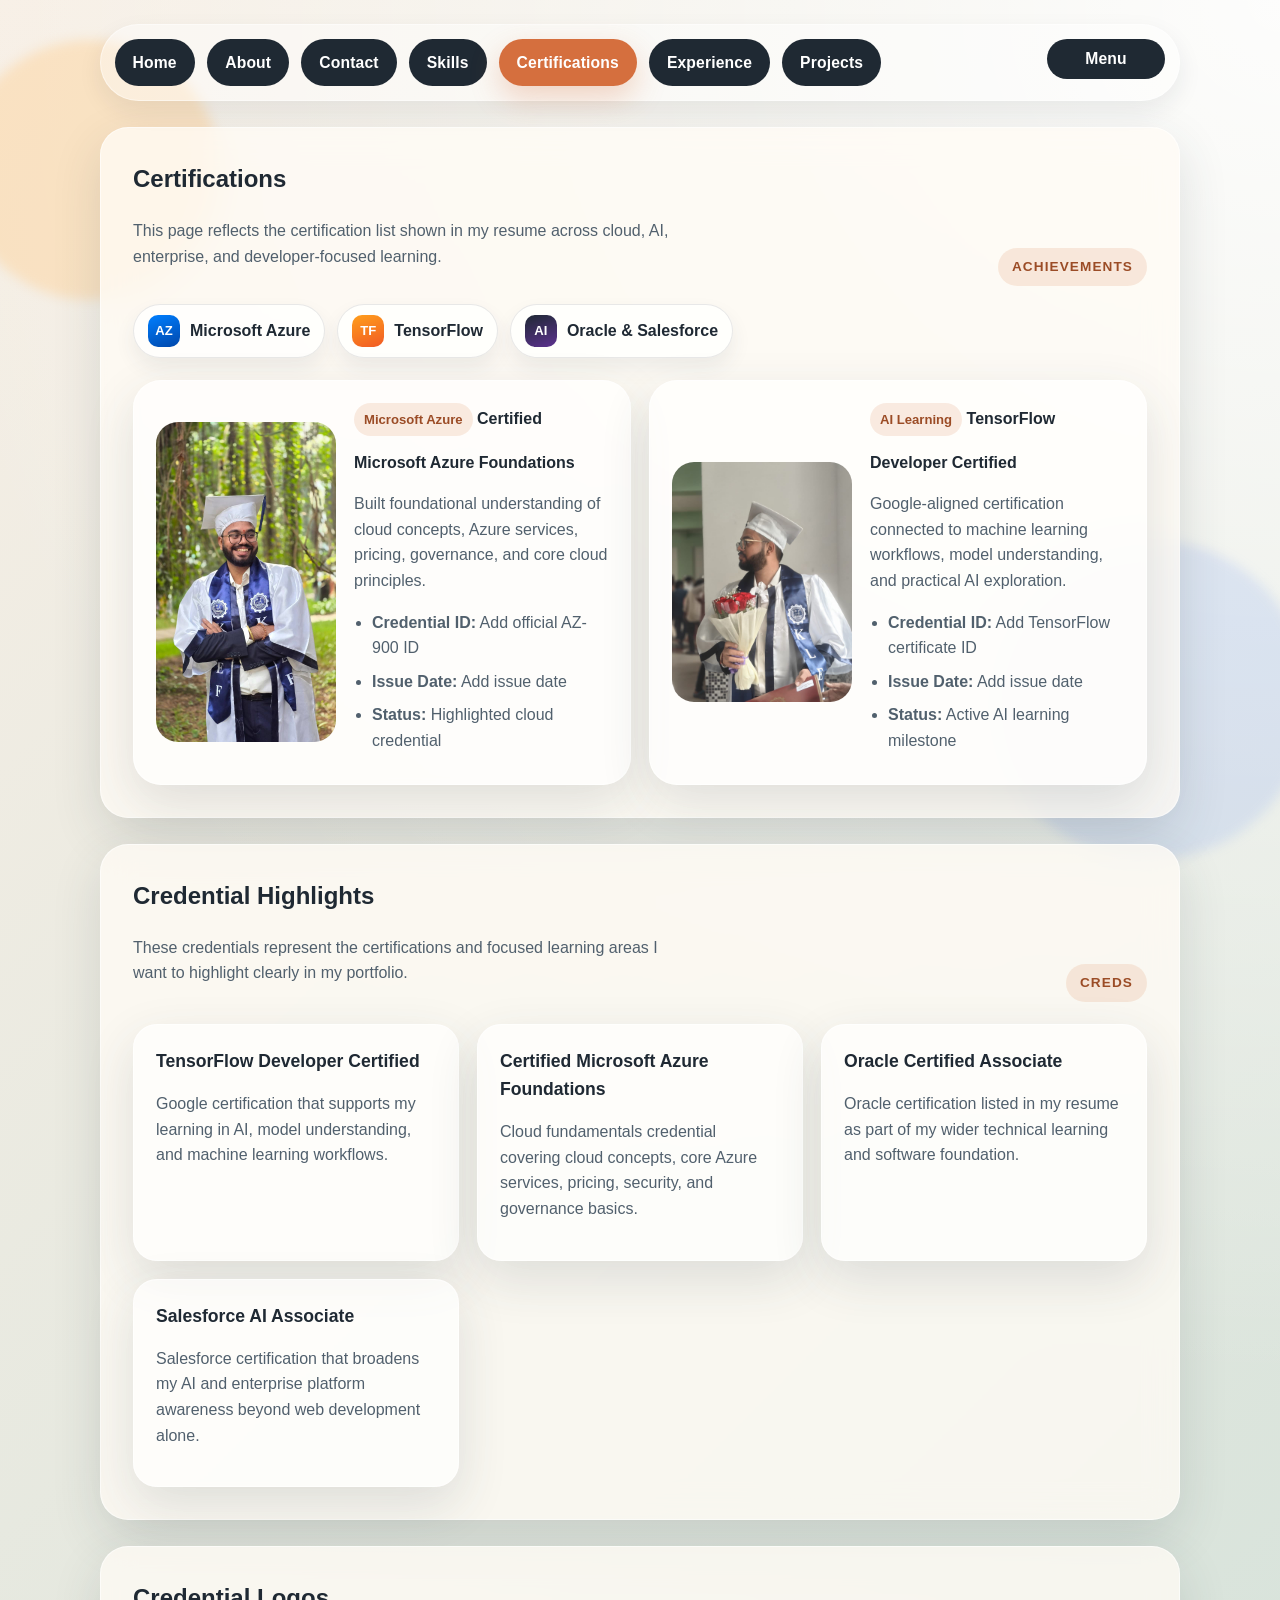
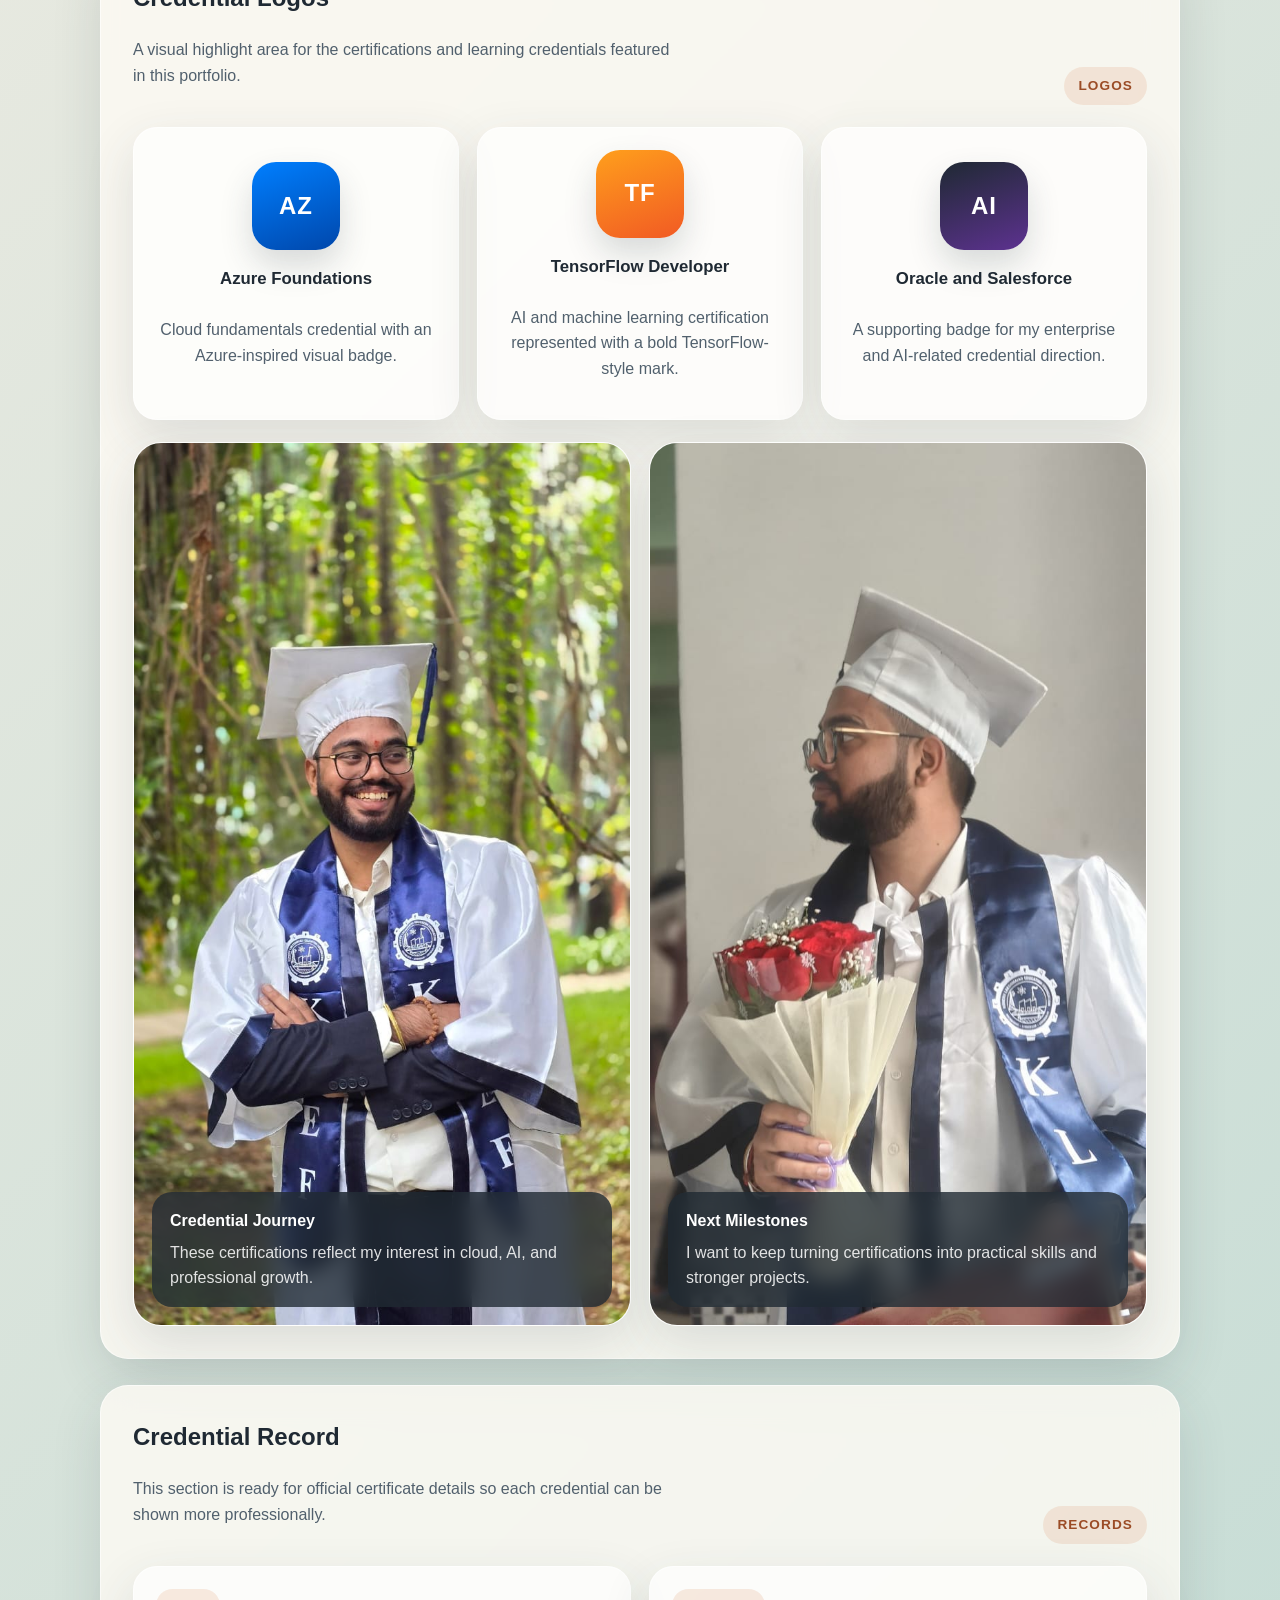
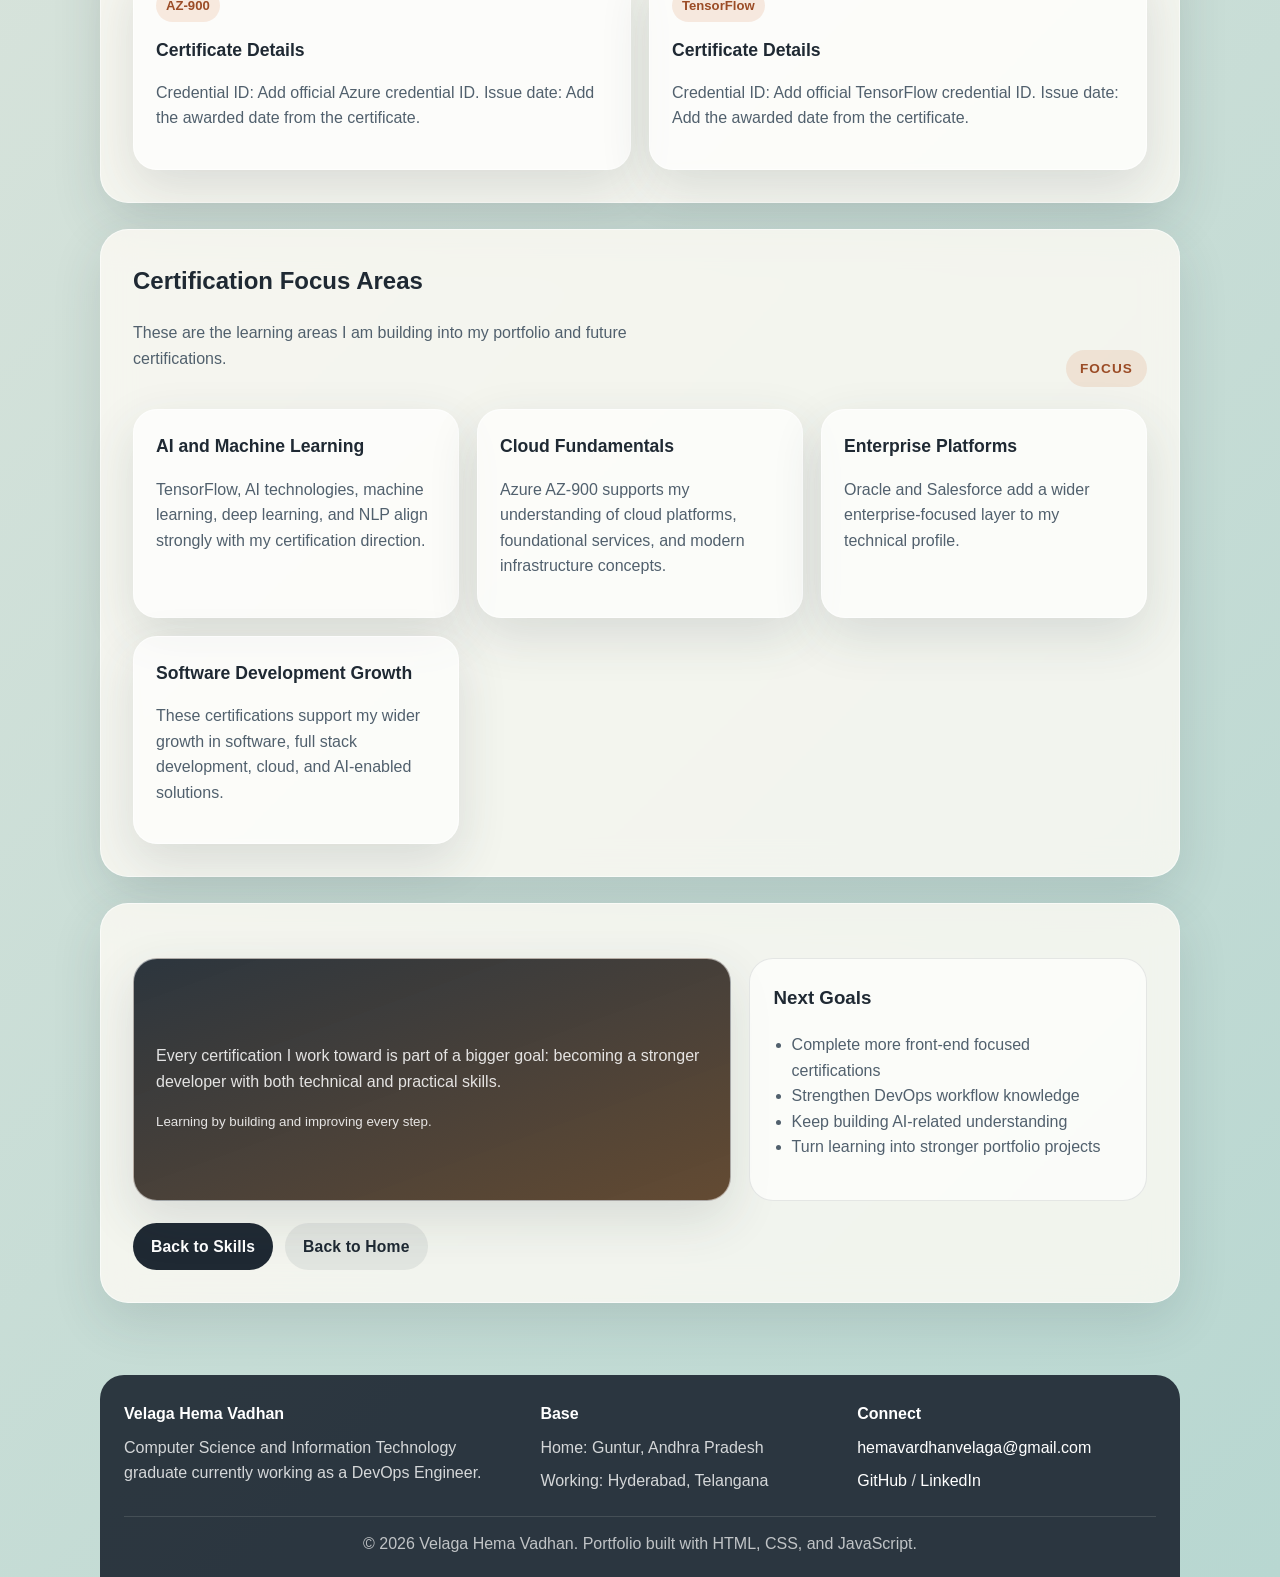
<file: Certifications.html>
<!DOCTYPE html>
<html lang="en">
<head>
    <meta charset="UTF-8">
    <meta name="viewport" content="width=device-width, initial-scale=1.0">
    <title>Certifications | Hema Vadhan</title>
    <link rel="stylesheet" href="styles.css">
</head>
<body class="site-body">
    <div class="page-shell">
        <header class="site-header">
            <nav aria-label="Main navigation">
                <ul class="nav-list">
                    <li><a class="btn nav-link" href="index.html">Home</a></li>
                    <li><a class="btn nav-link" href="about.html">About</a></li>
                    <li><a class="btn nav-link" href="contact.html">Contact</a></li>
                    <li><a class="btn nav-link" href="Skills.html">Skills</a></li>
                    <li><a class="btn nav-link" href="Certifications.html">Certifications</a></li>
                    <li><a class="btn nav-link" href="Experience.html">Experience</a></li>
                    <li><a class="btn nav-link" href="Projects.html">Projects</a></li>
                    <li class="push-right nav-dropdown">
                        <button class="btn menu-toggle" type="button" data-menu-toggle aria-expanded="false">Menu</button>
                        <div class="menu-panel">
                            <button class="btn menu-item theme-toggle" type="button" data-theme-toggle>Dark Mode</button>
                        </div>
                    </li>
                </ul>
            </nav>
        </header>
        <main>
            <section class="content-card reveal">
                <div class="section-heading">
                    <div>
                        <h1>Certifications</h1>
                        <p class="section-intro">This page reflects the certification list shown in my resume across cloud, AI, enterprise, and developer-focused learning.</p>
                    </div>
                    <span class="eyebrow">Achievements</span>
                </div>
                <div class="logo-ribbon">
                    <span class="logo-chip"><span class="logo-dot azure">AZ</span>Microsoft Azure</span>
                    <span class="logo-chip"><span class="logo-dot tensorflow">TF</span>TensorFlow</span>
                    <span class="logo-chip"><span class="logo-dot ai">AI</span>Oracle &amp; Salesforce</span>
                </div>
                <div class="credential-grid">
                    <article class="credential-card hover-lift">
                        <div class="credential-image">
                            <img src="images/graduation-portrait-1.jpeg" alt="Azure AZ-900 credential visual">
                        </div>
                        <div class="credential-content">
                            <span class="timeline-tag">Microsoft Azure</span>
                            <strong>Certified Microsoft Azure Foundations</strong>
                            <p>Built foundational understanding of cloud concepts, Azure services, pricing, governance, and core cloud principles.</p>
                            <ul class="credential-meta">
                                <li><strong>Credential ID:</strong> Add official AZ-900 ID</li>
                                <li><strong>Issue Date:</strong> Add issue date</li>
                                <li><strong>Status:</strong> Highlighted cloud credential</li>
                            </ul>
                        </div>
                    </article>
                    <article class="credential-card hover-lift">
                        <div class="credential-image">
                            <img src="images/graduation-portrait-2.jpeg" alt="TensorFlow credential visual">
                        </div>
                        <div class="credential-content">
                            <span class="timeline-tag">AI Learning</span>
                            <strong>TensorFlow Developer Certified</strong>
                            <p>Google-aligned certification connected to machine learning workflows, model understanding, and practical AI exploration.</p>
                            <ul class="credential-meta">
                                <li><strong>Credential ID:</strong> Add TensorFlow certificate ID</li>
                                <li><strong>Issue Date:</strong> Add issue date</li>
                                <li><strong>Status:</strong> Active AI learning milestone</li>
                            </ul>
                        </div>
                    </article>
                </div>
            </section>

            <section class="content-card reveal">
                <div class="section-heading">
                    <div>
                        <h2>Credential Highlights</h2>
                        <p class="section-intro">These credentials represent the certifications and focused learning areas I want to highlight clearly in my portfolio.</p>
                    </div>
                    <span class="eyebrow">Creds</span>
                </div>
                <div class="showcase-grid">
                    <article class="showcase-card hover-lift">
                        <strong>TensorFlow Developer Certified</strong>
                        <p>Google certification that supports my learning in AI, model understanding, and machine learning workflows.</p>
                    </article>
                    <article class="showcase-card hover-lift">
                        <strong>Certified Microsoft Azure Foundations</strong>
                        <p>Cloud fundamentals credential covering cloud concepts, core Azure services, pricing, security, and governance basics.</p>
                    </article>
                    <article class="showcase-card hover-lift">
                        <strong>Oracle Certified Associate</strong>
                        <p>Oracle certification listed in my resume as part of my wider technical learning and software foundation.</p>
                    </article>
                    <article class="showcase-card hover-lift">
                        <strong>Salesforce AI Associate</strong>
                        <p>Salesforce certification that broadens my AI and enterprise platform awareness beyond web development alone.</p>
                    </article>
                </div>
            </section>

            <section class="content-card reveal">
                <div class="section-heading">
                    <div>
                        <h2>Credential Logos</h2>
                        <p class="section-intro">A visual highlight area for the certifications and learning credentials featured in this portfolio.</p>
                    </div>
                    <span class="eyebrow">Logos</span>
                </div>
                <div class="logo-grid">
                    <article class="logo-card hover-lift">
                        <div class="logo-mark azure">AZ</div>
                        <strong>Azure Foundations</strong>
                        <p>Cloud fundamentals credential with an Azure-inspired visual badge.</p>
                    </article>
                    <article class="logo-card hover-lift">
                        <div class="logo-mark tensorflow">TF</div>
                        <strong>TensorFlow Developer</strong>
                        <p>AI and machine learning certification represented with a bold TensorFlow-style mark.</p>
                    </article>
                    <article class="logo-card hover-lift">
                        <div class="logo-mark ai">AI</div>
                        <strong>Oracle and Salesforce</strong>
                        <p>A supporting badge for my enterprise and AI-related credential direction.</p>
                    </article>
                </div>
                <div class="media-grid">
                    <article class="media-card hover-lift">
                        <img src="images/graduation-portrait-1.jpeg" alt="Certification visual portrait">
                        <div class="media-overlay">
                            <strong>Credential Journey</strong>
                            <p>These certifications reflect my interest in cloud, AI, and professional growth.</p>
                        </div>
                    </article>
                    <article class="media-card hover-lift">
                        <img src="images/graduation-portrait-2.jpeg" alt="Supporting credential visual">
                        <div class="media-overlay">
                            <strong>Next Milestones</strong>
                            <p>I want to keep turning certifications into practical skills and stronger projects.</p>
                        </div>
                    </article>
                </div>
            </section>
            <section class="content-card reveal">
                <div class="section-heading">
                    <div>
                        <h2>Credential Record</h2>
                        <p class="section-intro">This section is ready for official certificate details so each credential can be shown more professionally.</p>
                    </div>
                    <span class="eyebrow">Records</span>
                </div>
                <div class="timeline">
                    <article class="timeline-card hover-lift">
                        <span class="timeline-tag">AZ-900</span>
                        <strong>Certificate Details</strong>
                        <p>Credential ID: Add official Azure credential ID. Issue date: Add the awarded date from the certificate.</p>
                    </article>
                    <article class="timeline-card hover-lift">
                        <span class="timeline-tag">TensorFlow</span>
                        <strong>Certificate Details</strong>
                        <p>Credential ID: Add official TensorFlow credential ID. Issue date: Add the awarded date from the certificate.</p>
                    </article>
                </div>
            </section>

            <section class="content-card reveal">
                <div class="section-heading">
                    <div>
                        <h2>Certification Focus Areas</h2>
                        <p class="section-intro">These are the learning areas I am building into my portfolio and future certifications.</p>
                    </div>
                    <span class="eyebrow">Focus</span>
                </div>
                <div class="showcase-grid">
                    <article class="showcase-card hover-lift">
                        <strong>AI and Machine Learning</strong>
                        <p>TensorFlow, AI technologies, machine learning, deep learning, and NLP align strongly with my certification direction.</p>
                    </article>
                    <article class="showcase-card hover-lift">
                        <strong>Cloud Fundamentals</strong>
                        <p>Azure AZ-900 supports my understanding of cloud platforms, foundational services, and modern infrastructure concepts.</p>
                    </article>
                    <article class="showcase-card hover-lift">
                        <strong>Enterprise Platforms</strong>
                        <p>Oracle and Salesforce add a wider enterprise-focused layer to my technical profile.</p>
                    </article>
                    <article class="showcase-card hover-lift">
                        <strong>Software Development Growth</strong>
                        <p>These certifications support my wider growth in software, full stack development, cloud, and AI-enabled solutions.</p>
                    </article>
                </div>
            </section>

            <section class="content-card reveal">
                <div class="spotlight-grid">
                    <div class="quote-card hover-lift">
                        <p>Every certification I work toward is part of a bigger goal: becoming a stronger developer with both technical and practical skills.</p>
                        <small>Learning by building and improving every step.</small>
                    </div>
                    <div class="contact-blurb hover-lift">
                        <h3>Next Goals</h3>
                        <ul class="mini-list">
                            <li>Complete more front-end focused certifications</li>
                            <li>Strengthen DevOps workflow knowledge</li>
                            <li>Keep building AI-related understanding</li>
                            <li>Turn learning into stronger portfolio projects</li>
                        </ul>
                    </div>
                </div>
                <div class="actions">
                    <a class="btn" href="Skills.html">Back to Skills</a>
                    <a class="btn btn-secondary" href="index.html">Back to Home</a>
                </div>
            </section>
        </main>
    </div>
    <footer class="site-footer">
        <div class="footer-grid">
            <div>
                <strong>Velaga Hema Vadhan</strong>
                <p>Computer Science and Information Technology graduate currently working as a DevOps Engineer.</p>
            </div>
            <div>
                <strong>Base</strong>
                <p>Home: Guntur, Andhra Pradesh</p>
                <p>Working: Hyderabad, Telangana</p>
            </div>
            <div>
                <strong>Connect</strong>
                <p><a href="mailto:hemavardhanvelaga@gmail.com">hemavardhanvelaga@gmail.com</a></p>
                <p><a href="https://github.com/HemaVadhan" target="_blank" rel="noopener noreferrer">GitHub</a> / <a href="https://www.linkedin.com/in/hema-vadhan-velaga-999679226/" target="_blank" rel="noopener noreferrer">LinkedIn</a></p>
            </div>
        </div>
        <p class="footer-note">&copy; 2026 Velaga Hema Vadhan. Portfolio built with HTML, CSS, and JavaScript.</p>
    </footer>
    <script src="script.js"></script>
</body>
</html>
</file>
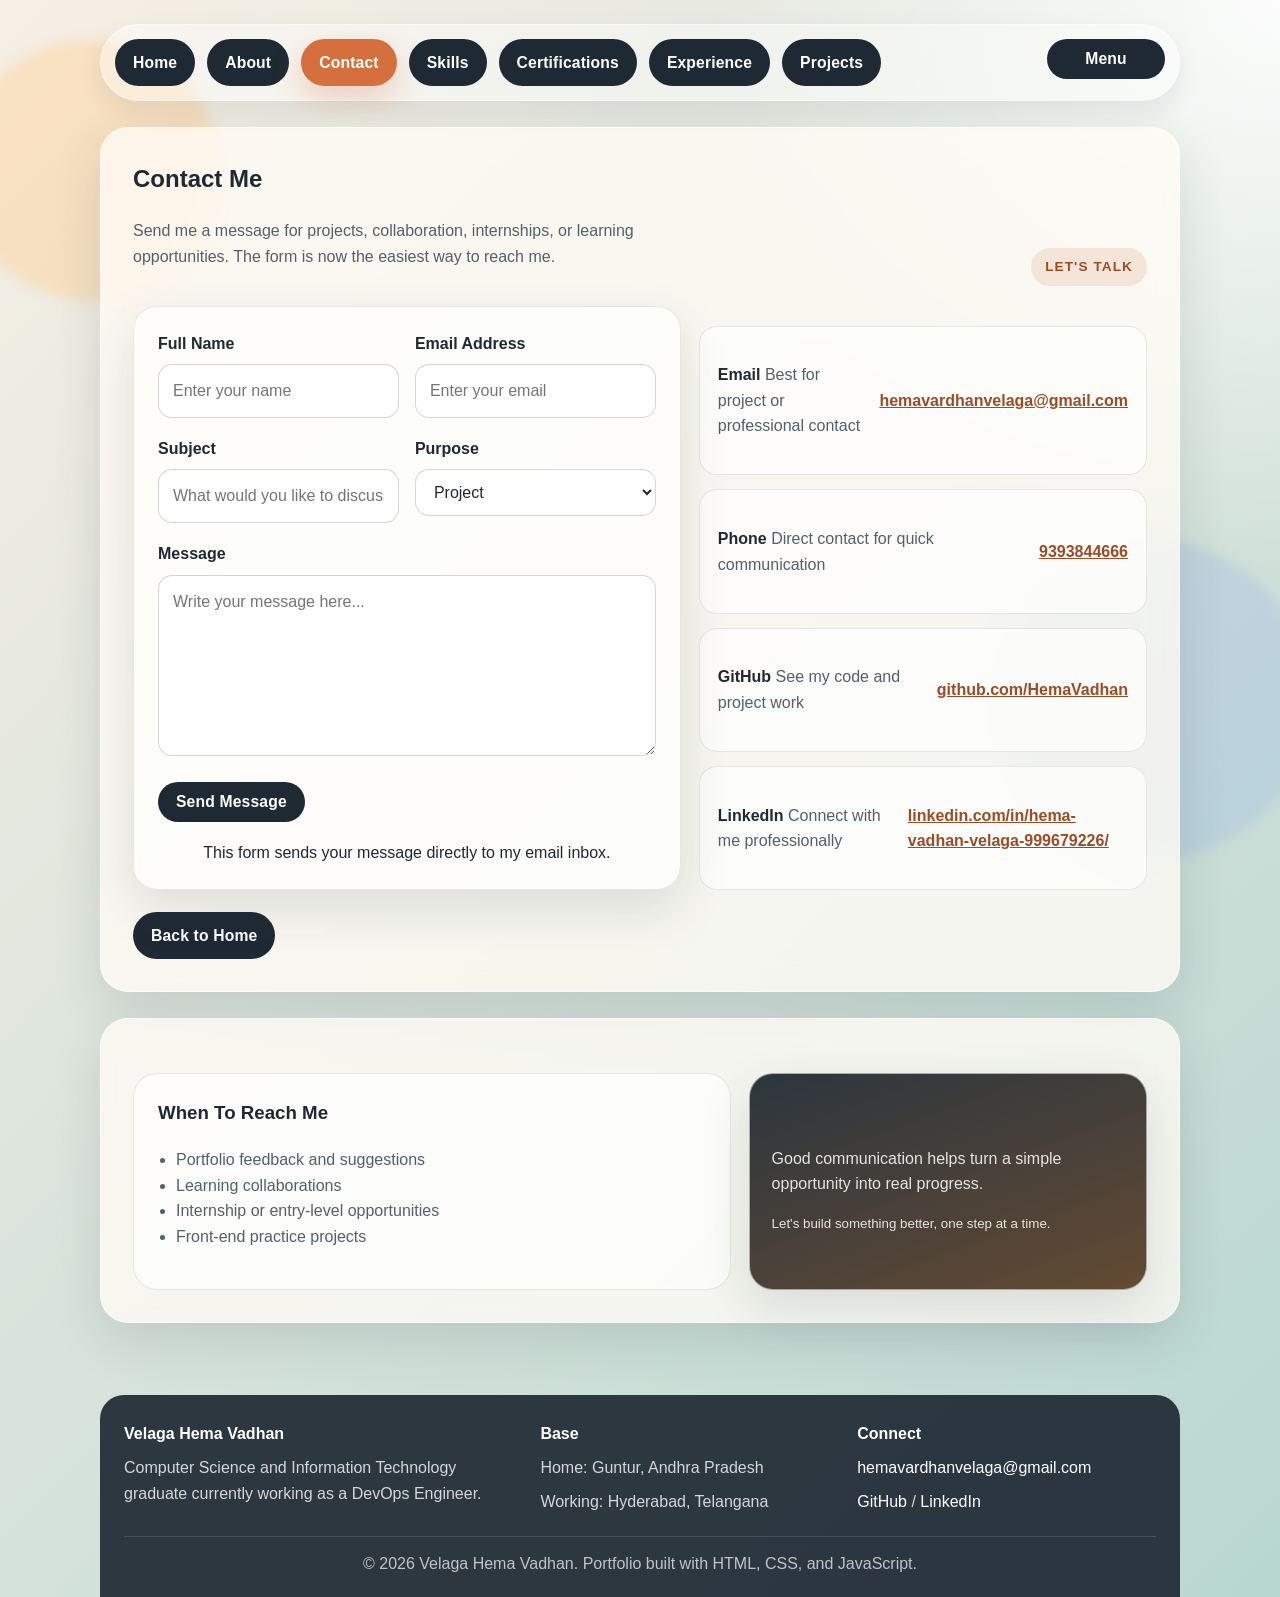
<file: contact.html>
<!DOCTYPE html>
<html lang="en">
<head>
    <meta charset="UTF-8">
    <meta name="viewport" content="width=device-width, initial-scale=1.0">
    <title>Contact</title>
    <link rel="stylesheet" href="styles.css">
</head>
<body class="site-body">
    <div class="page-shell">
        <header class="site-header">
            <nav aria-label="Main navigation">
                <ul class="nav-list">
                    <li><a class="btn nav-link" href="index.html">Home</a></li>
                    <li><a class="btn nav-link" href="about.html">About</a></li>
                    <li><a class="btn nav-link" href="contact.html">Contact</a></li>
                    <li><a class="btn nav-link" href="Skills.html">Skills</a></li>
                    <li><a class="btn nav-link" href="Certifications.html">Certifications</a></li>
                    <li><a class="btn nav-link" href="Experience.html">Experience</a></li>
                    <li><a class="btn nav-link" href="Projects.html">Projects</a></li>
                    <li class="push-right nav-dropdown">
                        <button class="btn menu-toggle" type="button" data-menu-toggle aria-expanded="false">Menu</button>
                        <div class="menu-panel">
                            <button class="btn menu-item theme-toggle" type="button" data-theme-toggle>Dark Mode</button>
                        </div>
                    </li>
                </ul>
            </nav>
        </header>
        <main>
            <section class="content-card reveal">
                <div class="section-heading">
                    <div>
                        <h1>Contact Me</h1>
                        <p class="section-intro">Send me a message for projects, collaboration, internships, or learning opportunities. The form is now the easiest way to reach me.</p>
                    </div>
                    <span class="eyebrow">Let's Talk</span>
                </div>
                <div class="contact-panel">
                    <form class="contact-form-card hover-lift" action="https://formsubmit.co/hemavardhanvelaga@gmail.com" method="POST">
                        <input type="hidden" name="_subject" value="Portfolio Contact Form Submission">
                        <input type="hidden" name="_captcha" value="false">
                        <input type="hidden" name="_next" value="contact.html">
                        <div class="form-row">
                            <div class="form-group">
                                <label for="contact-name">Full Name</label>
                                <input id="contact-name" name="name" type="text" placeholder="Enter your name" required>
                            </div>
                            <div class="form-group">
                                <label for="contact-email">Email Address</label>
                                <input id="contact-email" name="email" type="email" placeholder="Enter your email" required>
                            </div>
                        </div>
                        <div class="form-row">
                            <div class="form-group">
                                <label for="contact-subject">Subject</label>
                                <input id="contact-subject" name="subject" type="text" placeholder="What would you like to discuss?" required>
                            </div>
                            <div class="form-group">
                                <label for="contact-purpose">Purpose</label>
                                <select id="contact-purpose" name="purpose">
                                    <option value="Project">Project</option>
                                    <option value="Internship">Internship</option>
                                    <option value="Collaboration">Collaboration</option>
                                    <option value="Feedback">Feedback</option>
                                </select>
                            </div>
                        </div>
                        <div class="form-group">
                            <label for="contact-message">Message</label>
                            <textarea id="contact-message" name="message" rows="6" placeholder="Write your message here..." required></textarea>
                        </div>
                        <button class="btn" type="submit">Send Message</button>
                        <p class="helper-text">This form sends your message directly to my email inbox.</p>
                    </form>
                    <div class="contact-list">
                        <div class="contact-item">
                            <div>
                                <strong>Email</strong>
                                <span>Best for project or professional contact</span>
                            </div>
                            <a href="mailto:hemavardhanvelaga@gmail.com">hemavardhanvelaga@gmail.com</a>
                        </div>
                        <div class="contact-item">
                            <div>
                                <strong>Phone</strong>
                                <span>Direct contact for quick communication</span>
                            </div>
                            <a href="tel:9393844666">9393844666</a>
                        </div>
                        <div class="contact-item">
                            <div>
                                <strong>GitHub</strong>
                                <span>See my code and project work</span>
                            </div>
                            <a href="https://github.com/HemaVadhan" target="_blank" rel="noopener noreferrer">github.com/HemaVadhan</a>
                        </div>
                        <div class="contact-item">
                            <div>
                                <strong>LinkedIn</strong>
                                <span>Connect with me professionally</span>
                            </div>
                            <a href="https://www.linkedin.com/in/hema-vadhan-velaga-999679226/" target="_blank" rel="noopener noreferrer">linkedin.com/in/hema-vadhan-velaga-999679226/</a>
                        </div>
                    </div>
                </div>
                <div class="actions">
                    <a class="btn" href="index.html">Back to Home</a>
                </div>
            </section>
            <section class="content-card reveal">
                <div class="spotlight-grid">
                    <div class="contact-blurb hover-lift">
                        <h3>When To Reach Me</h3>
                        <ul class="mini-list">
                            <li>Portfolio feedback and suggestions</li>
                            <li>Learning collaborations</li>
                            <li>Internship or entry-level opportunities</li>
                            <li>Front-end practice projects</li>
                        </ul>
                    </div>
                    <div class="quote-card hover-lift">
                        <p>Good communication helps turn a simple opportunity into real progress.</p>
                        <small>Let's build something better, one step at a time.</small>
                    </div>
                </div>
            </section>
        </main>
    </div>
    <footer class="site-footer">
        <div class="footer-grid">
            <div>
                <strong>Velaga Hema Vadhan</strong>
                <p>Computer Science and Information Technology graduate currently working as a DevOps Engineer.</p>
            </div>
            <div>
                <strong>Base</strong>
                <p>Home: Guntur, Andhra Pradesh</p>
                <p>Working: Hyderabad, Telangana</p>
            </div>
            <div>
                <strong>Connect</strong>
                <p><a href="mailto:hemavardhanvelaga@gmail.com">hemavardhanvelaga@gmail.com</a></p>
                <p><a href="https://github.com/HemaVadhan" target="_blank" rel="noopener noreferrer">GitHub</a> / <a href="https://www.linkedin.com/in/hema-vadhan-velaga-999679226/" target="_blank" rel="noopener noreferrer">LinkedIn</a></p>
            </div>
        </div>
        <p class="footer-note">&copy; 2026 Velaga Hema Vadhan. Portfolio built with HTML, CSS, and JavaScript.</p>
    </footer>
    <script src="script.js"></script>
</body>
</html>
</file>
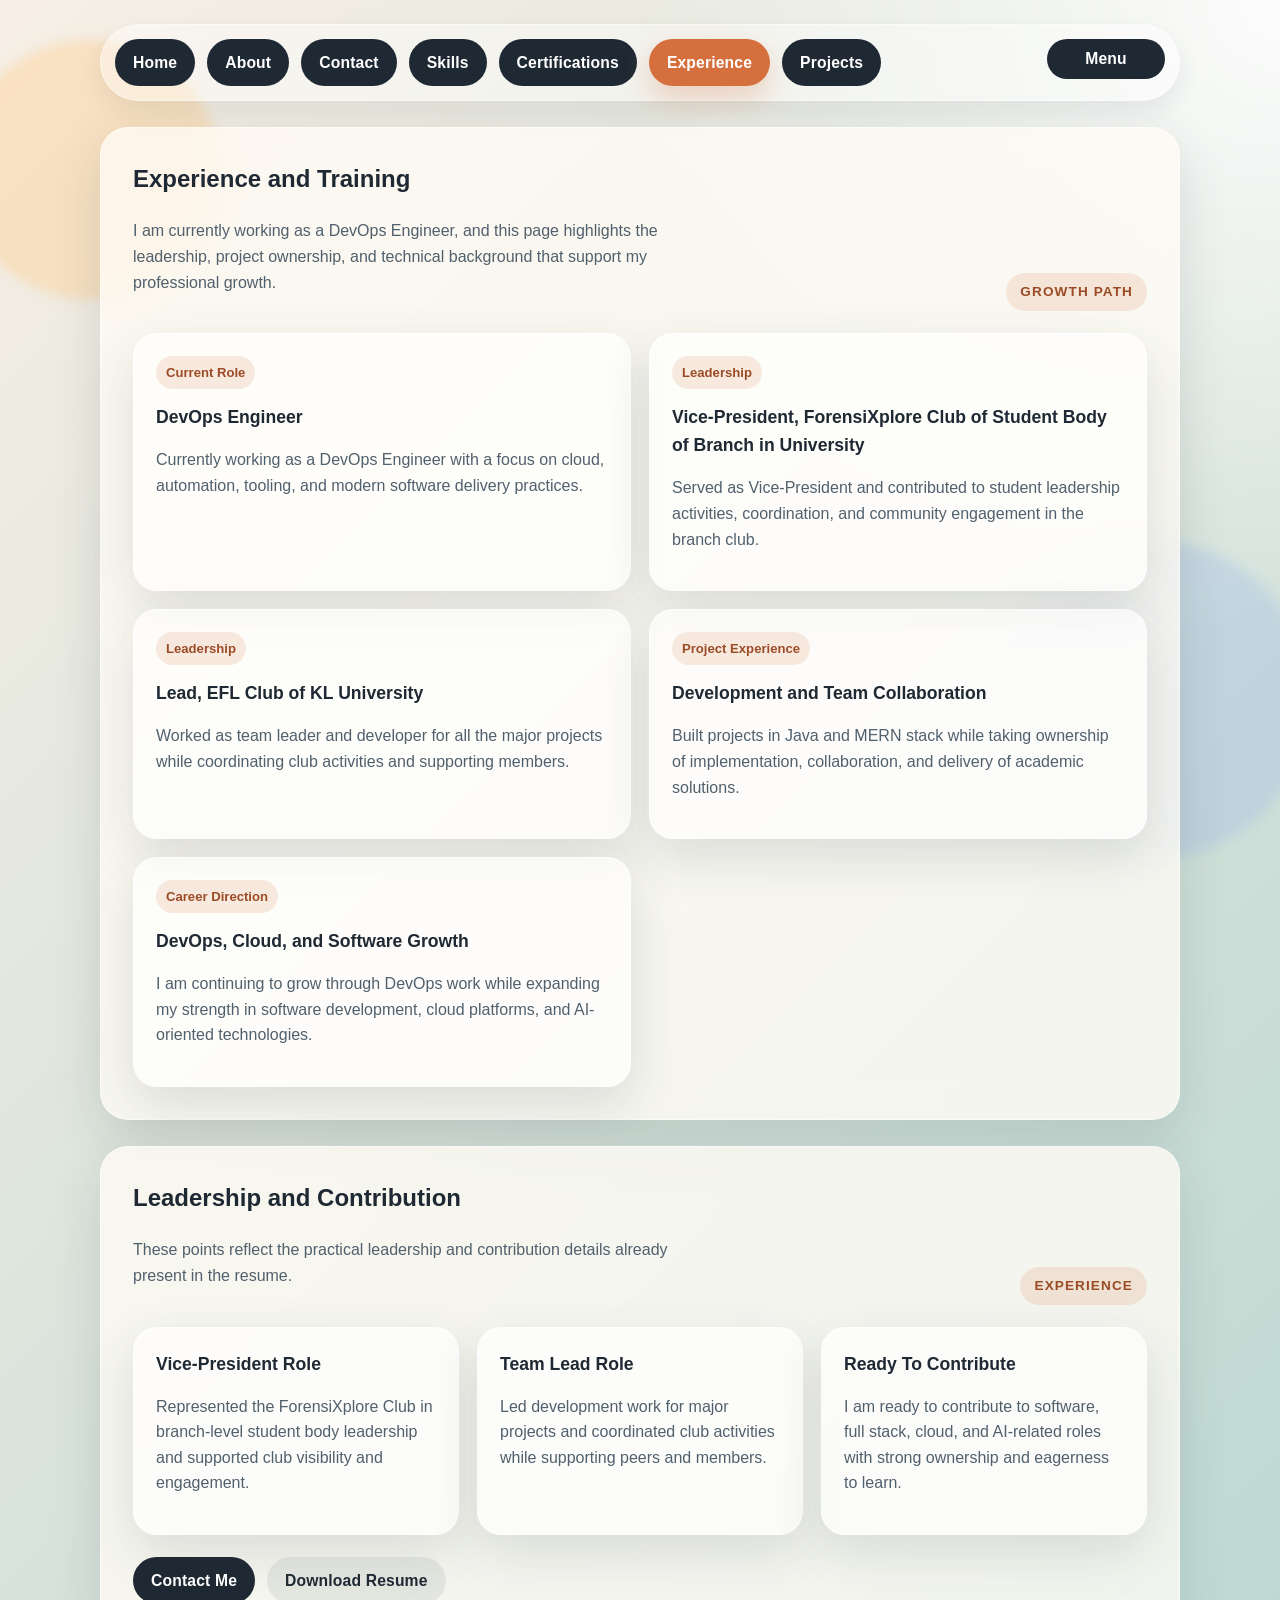
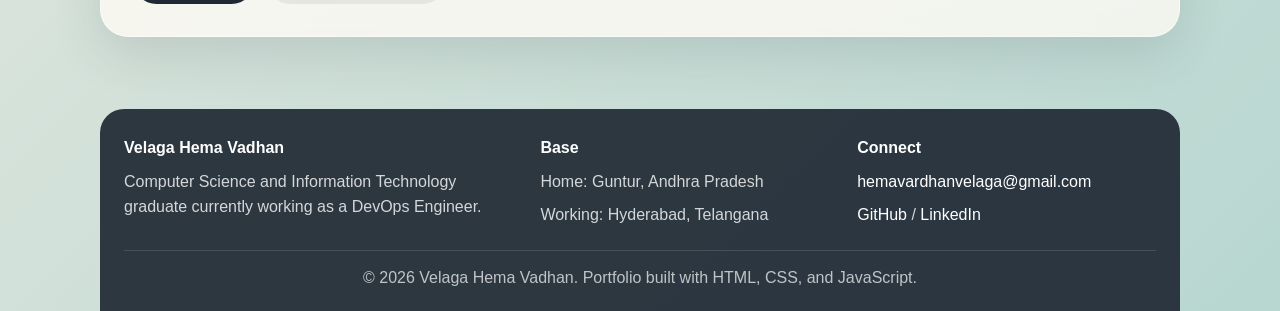
<file: Experience.html>
<!DOCTYPE html>
<html lang="en">
<head>
    <meta charset="UTF-8">
    <meta name="viewport" content="width=device-width, initial-scale=1.0">
    <title>Experience | Hema Vadhan</title>
    <link rel="stylesheet" href="styles.css">
</head>
<body class="site-body">
    <div class="page-shell">
        <header class="site-header">
            <nav aria-label="Main navigation">
                <ul class="nav-list">
                    <li><a class="btn nav-link" href="index.html">Home</a></li>
                    <li><a class="btn nav-link" href="about.html">About</a></li>
                    <li><a class="btn nav-link" href="contact.html">Contact</a></li>
                    <li><a class="btn nav-link" href="Skills.html">Skills</a></li>
                    <li><a class="btn nav-link" href="Certifications.html">Certifications</a></li>
                    <li><a class="btn nav-link" href="Experience.html">Experience</a></li>
                    <li><a class="btn nav-link" href="Projects.html">Projects</a></li>
                    <li class="push-right nav-dropdown">
                        <button class="btn menu-toggle" type="button" data-menu-toggle aria-expanded="false">Menu</button>
                        <div class="menu-panel">
                            <button class="btn menu-item theme-toggle" type="button" data-theme-toggle>Dark Mode</button>
                        </div>
                    </li>
                </ul>
            </nav>
        </header>
        <main>
            <section class="content-card reveal">
                <div class="section-heading">
                    <div>
                        <h1>Experience and Training</h1>
                        <p class="section-intro">I am currently working as a DevOps Engineer, and this page highlights the leadership, project ownership, and technical background that support my professional growth.</p>
                    </div>
                    <span class="eyebrow">Growth Path</span>
                </div>
                <div class="timeline">
                    <article class="timeline-card hover-lift">
                        <span class="timeline-tag">Current Role</span>
                        <strong>DevOps Engineer</strong>
                        <p>Currently working as a DevOps Engineer with a focus on cloud, automation, tooling, and modern software delivery practices.</p>
                    </article>
                    <article class="timeline-card hover-lift">
                        <span class="timeline-tag">Leadership</span>
                        <strong>Vice-President, ForensiXplore Club of Student Body of Branch in University</strong>
                        <p>Served as Vice-President and contributed to student leadership activities, coordination, and community engagement in the branch club.</p>
                    </article>
                    <article class="timeline-card hover-lift">
                        <span class="timeline-tag">Leadership</span>
                        <strong>Lead, EFL Club of KL University</strong>
                        <p>Worked as team leader and developer for all the major projects while coordinating club activities and supporting members.</p>
                    </article>
                    <article class="timeline-card hover-lift">
                        <span class="timeline-tag">Project Experience</span>
                        <strong>Development and Team Collaboration</strong>
                        <p>Built projects in Java and MERN stack while taking ownership of implementation, collaboration, and delivery of academic solutions.</p>
                    </article>
                    <article class="timeline-card hover-lift">
                        <span class="timeline-tag">Career Direction</span>
                        <strong>DevOps, Cloud, and Software Growth</strong>
                        <p>I am continuing to grow through DevOps work while expanding my strength in software development, cloud platforms, and AI-oriented technologies.</p>
                    </article>
                </div>
            </section>
            <section class="content-card reveal">
                <div class="section-heading">
                    <div>
                        <h2>Leadership and Contribution</h2>
                        <p class="section-intro">These points reflect the practical leadership and contribution details already present in the resume.</p>
                    </div>
                    <span class="eyebrow">Experience</span>
                </div>
                <div class="showcase-grid">
                    <article class="showcase-card hover-lift">
                        <strong>Vice-President Role</strong>
                        <p>Represented the ForensiXplore Club in branch-level student body leadership and supported club visibility and engagement.</p>
                    </article>
                    <article class="showcase-card hover-lift">
                        <strong>Team Lead Role</strong>
                        <p>Led development work for major projects and coordinated club activities while supporting peers and members.</p>
                    </article>
                    <article class="showcase-card hover-lift">
                        <strong>Ready To Contribute</strong>
                        <p>I am ready to contribute to software, full stack, cloud, and AI-related roles with strong ownership and eagerness to learn.</p>
                    </article>
                </div>
                <div class="actions">
                    <a class="btn" href="contact.html">Contact Me</a>
                    <a class="btn btn-secondary" href="VELAGA_HEMA_VARDHAN_Resume.pdf" download="VELAGA_HEMA_VARDHAN_Resume.pdf">Download Resume</a>
                </div>
            </section>
        </main>
    </div>
    <footer class="site-footer">
        <div class="footer-grid">
            <div>
                <strong>Velaga Hema Vadhan</strong>
                <p>Computer Science and Information Technology graduate currently working as a DevOps Engineer.</p>
            </div>
            <div>
                <strong>Base</strong>
                <p>Home: Guntur, Andhra Pradesh</p>
                <p>Working: Hyderabad, Telangana</p>
            </div>
            <div>
                <strong>Connect</strong>
                <p><a href="mailto:hemavardhanvelaga@gmail.com">hemavardhanvelaga@gmail.com</a></p>
                <p><a href="https://github.com/HemaVadhan" target="_blank" rel="noopener noreferrer">GitHub</a> / <a href="https://www.linkedin.com/in/hema-vadhan-velaga-999679226/" target="_blank" rel="noopener noreferrer">LinkedIn</a></p>
            </div>
        </div>
        <p class="footer-note">&copy; 2026 Velaga Hema Vadhan. Portfolio built with HTML, CSS, and JavaScript.</p>
    </footer>
    <script src="script.js"></script>
</body>
</html>
</file>
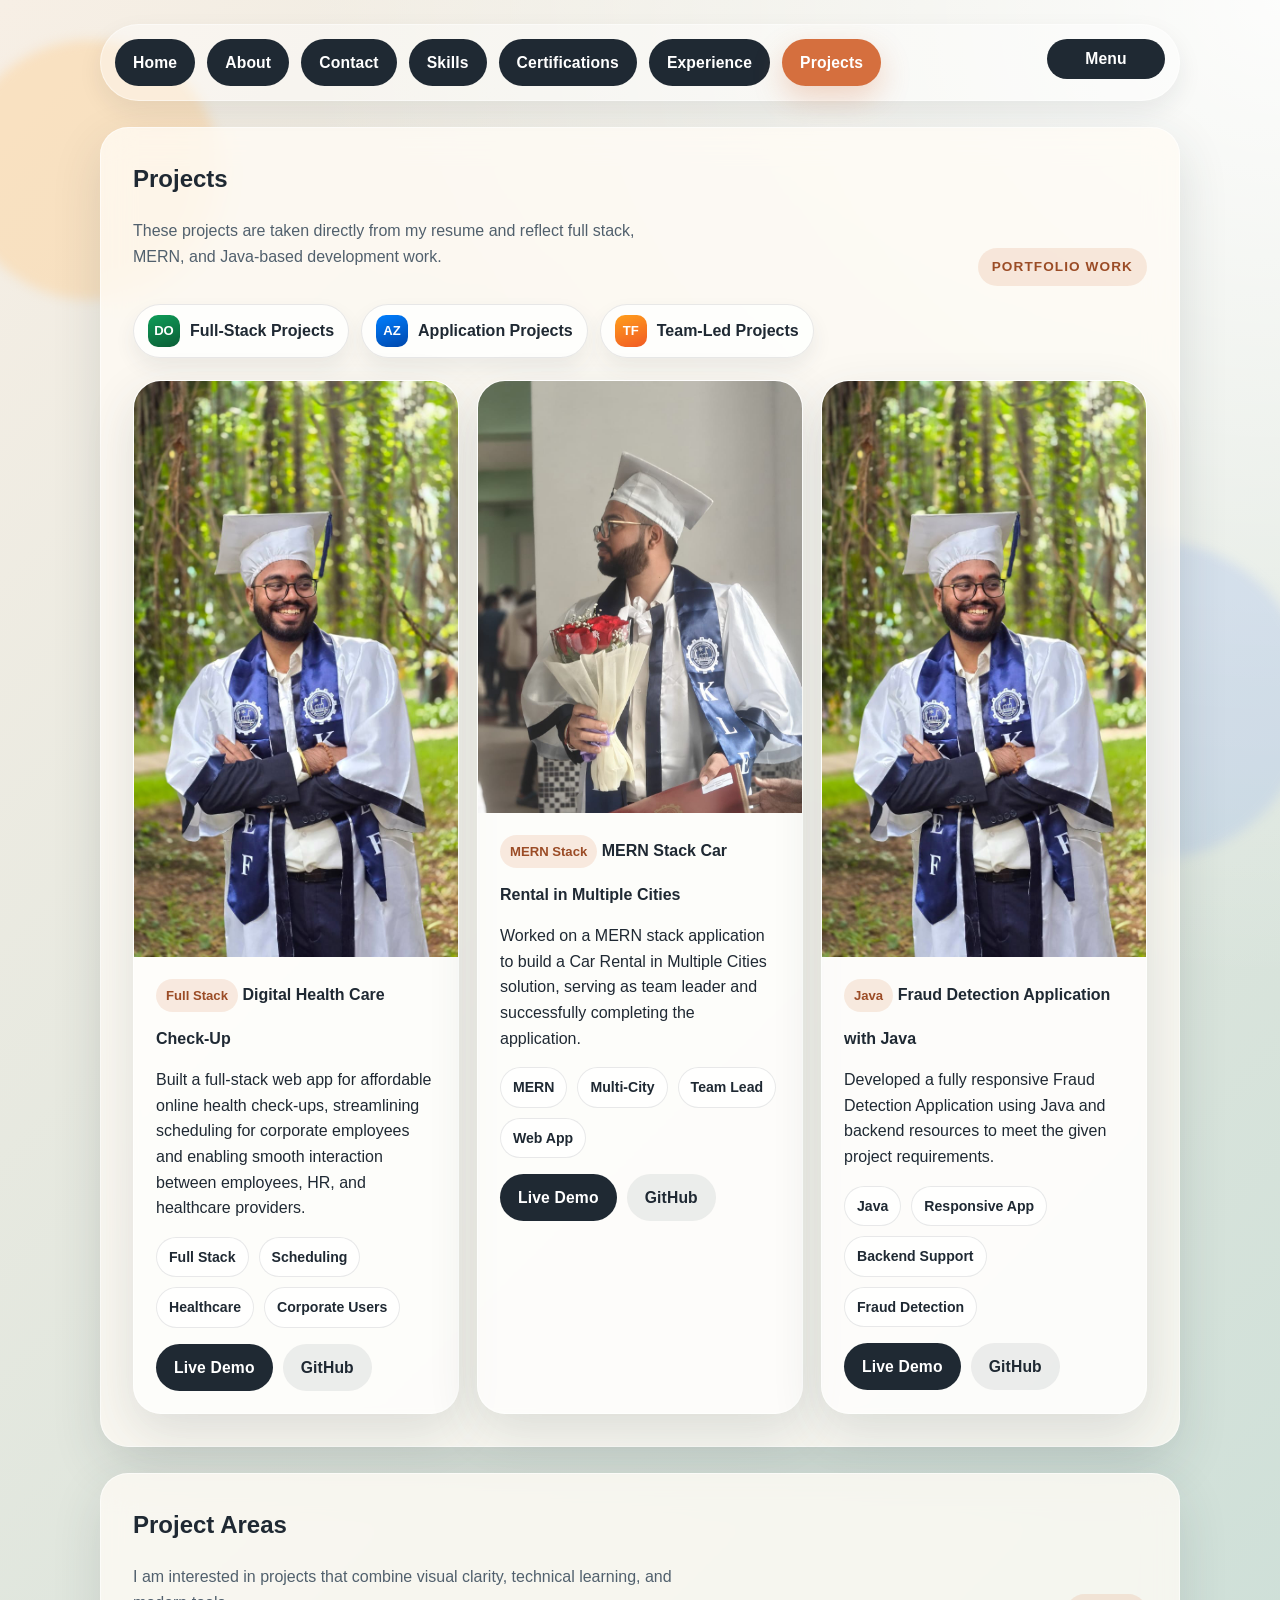
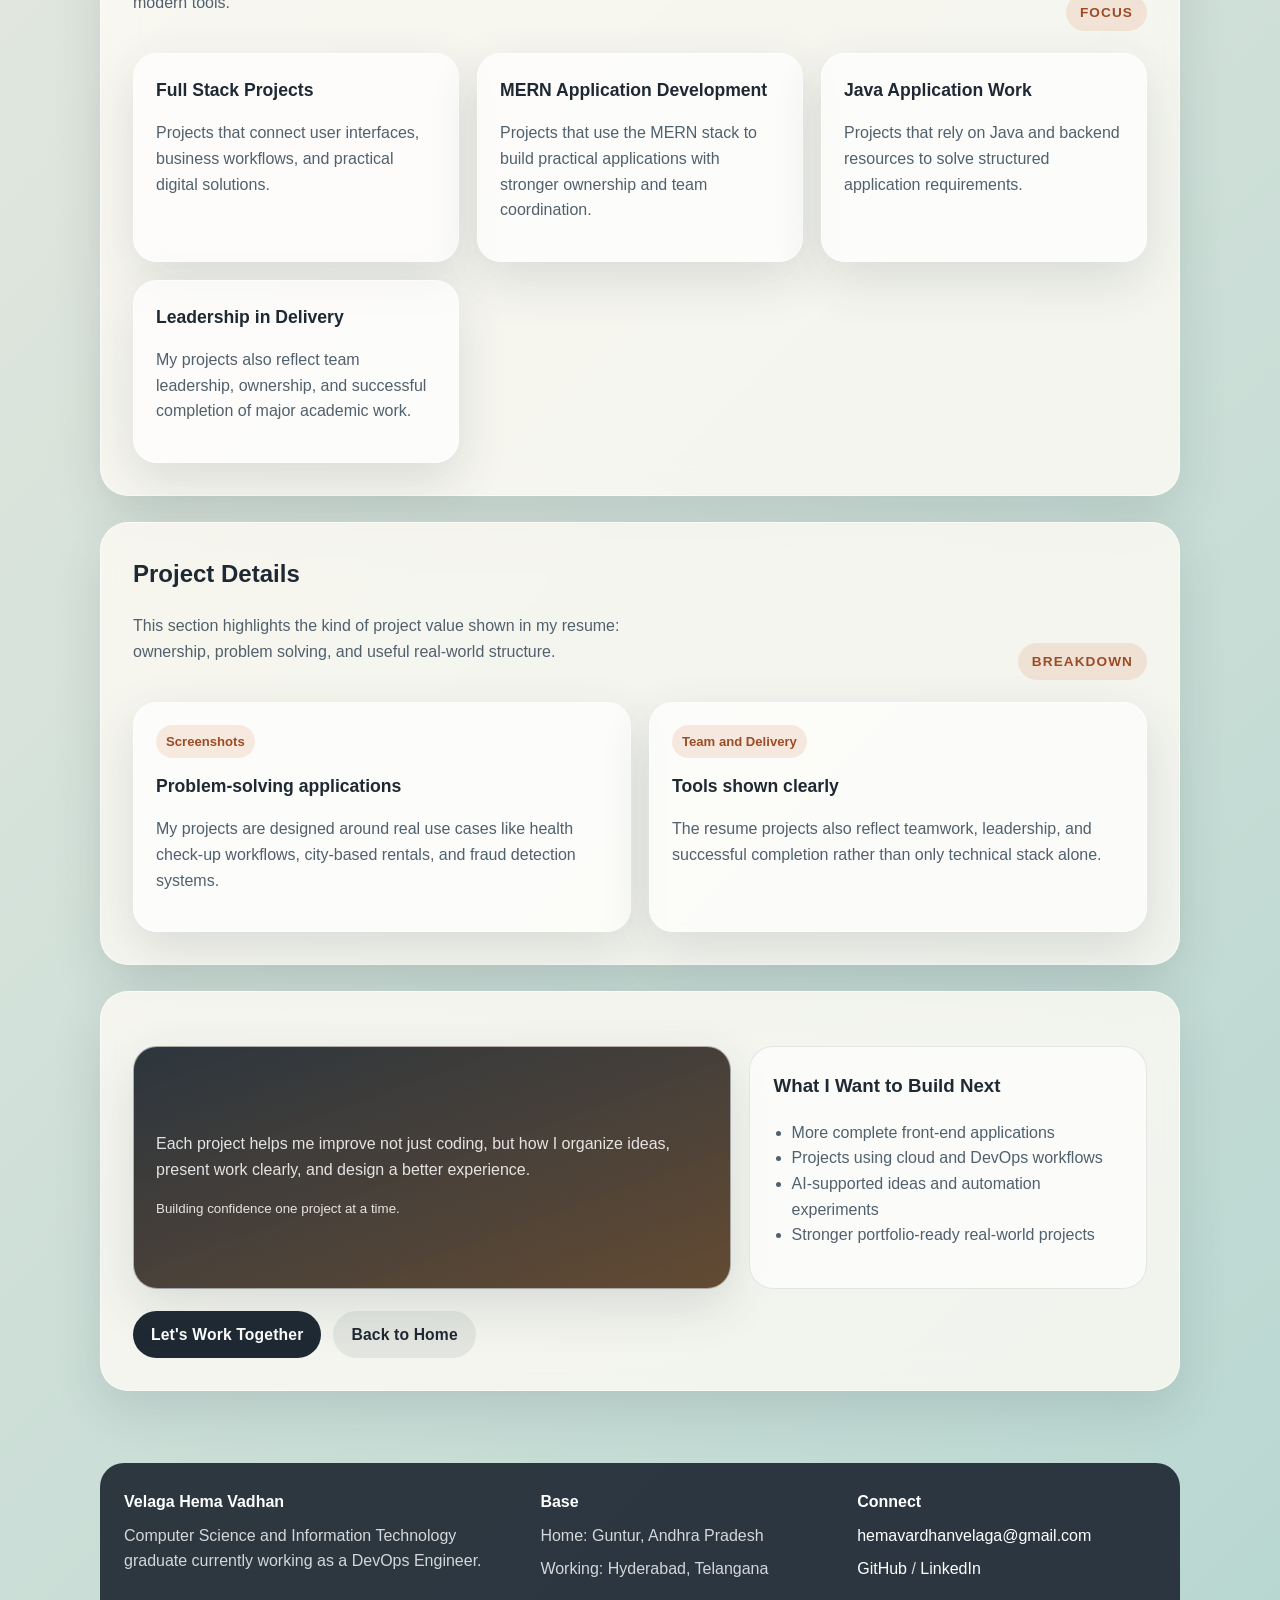
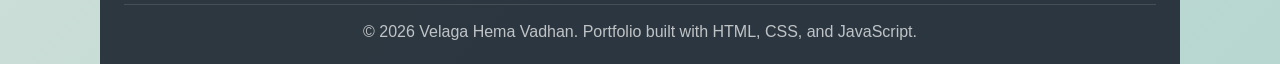
<file: Projects.html>
<!DOCTYPE html>
<html lang="en">
<head>
    <meta charset="UTF-8">
    <meta name="viewport" content="width=device-width, initial-scale=1.0">
    <title>Projects | Hema Vadhan</title>
    <link rel="stylesheet" href="styles.css">
</head>
<body class="site-body">
    <div class="page-shell">
        <header class="site-header">
            <nav aria-label="Main navigation">
                <ul class="nav-list">
                    <li><a class="btn nav-link" href="index.html">Home</a></li>
                    <li><a class="btn nav-link" href="about.html">About</a></li>
                    <li><a class="btn nav-link" href="contact.html">Contact</a></li>
                    <li><a class="btn nav-link" href="Skills.html">Skills</a></li>
                    <li><a class="btn nav-link" href="Certifications.html">Certifications</a></li>
                    <li><a class="btn nav-link" href="Experience.html">Experience</a></li>
                    <li><a class="btn nav-link" href="Projects.html">Projects</a></li>
                    <li class="push-right nav-dropdown">
                        <button class="btn menu-toggle" type="button" data-menu-toggle aria-expanded="false">Menu</button>
                        <div class="menu-panel">
                            <button class="btn menu-item theme-toggle" type="button" data-theme-toggle>Dark Mode</button>
                        </div>
                    </li>
                </ul>
            </nav>
        </header>
        <main>
            <section class="content-card reveal">
                <div class="section-heading">
                    <div>
                        <h1>Projects</h1>
                        <p class="section-intro">These projects are taken directly from my resume and reflect full stack, MERN, and Java-based development work.</p>
                    </div>
                    <span class="eyebrow">Portfolio Work</span>
                </div>
                <div class="logo-ribbon">
                    <span class="logo-chip"><span class="logo-dot devops">DO</span>Full-Stack Projects</span>
                    <span class="logo-chip"><span class="logo-dot azure">AZ</span>Application Projects</span>
                    <span class="logo-chip"><span class="logo-dot tensorflow">TF</span>Team-Led Projects</span>
                </div>
                <div class="project-showcase-grid">
                    <article class="project-showcase-card hover-lift">
                        <div class="project-shot">
                            <img src="images/graduation-portrait-1.jpeg" alt="Preview for portfolio homepage project">
                        </div>
                        <div class="project-body">
                            <span class="project-tag">Full Stack</span>
                            <strong>Digital Health Care Check-Up</strong>
                            <p>Built a full-stack web app for affordable online health check-ups, streamlining scheduling for corporate employees and enabling smooth interaction between employees, HR, and healthcare providers.</p>
                            <div class="project-stack">
                                <span class="stack-badge">Full Stack</span>
                                <span class="stack-badge">Scheduling</span>
                                <span class="stack-badge">Healthcare</span>
                                <span class="stack-badge">Corporate Users</span>
                            </div>
                            <div class="project-links">
                                <a class="btn" href="index.html">Live Demo</a>
                                <a class="btn btn-secondary" href="https://github.com/hemavardhan-midhtech/Html-css-project" target="_blank" rel="noopener noreferrer">GitHub</a>
                            </div>
                        </div>
                    </article>
                    <article class="project-showcase-card hover-lift">
                        <div class="project-shot">
                            <img src="images/graduation-portrait-2.jpeg" alt="Preview for skills and tech stack project">
                        </div>
                        <div class="project-body">
                            <span class="project-tag">MERN Stack</span>
                            <strong>MERN Stack Car Rental in Multiple Cities</strong>
                            <p>Worked on a MERN stack application to build a Car Rental in Multiple Cities solution, serving as team leader and successfully completing the application.</p>
                            <div class="project-stack">
                                <span class="stack-badge">MERN</span>
                                <span class="stack-badge">Multi-City</span>
                                <span class="stack-badge">Team Lead</span>
                                <span class="stack-badge">Web App</span>
                            </div>
                            <div class="project-links">
                                <a class="btn" href="Skills.html">Live Demo</a>
                                <a class="btn btn-secondary" href="https://github.com/hemavardhan-midhtech/Html-css-project" target="_blank" rel="noopener noreferrer">GitHub</a>
                            </div>
                        </div>
                    </article>
                    <article class="project-showcase-card hover-lift">
                        <div class="project-shot">
                            <img src="images/graduation-portrait-1.jpeg" alt="Preview for certification and learning project">
                        </div>
                        <div class="project-body">
                            <span class="project-tag">Java</span>
                            <strong>Fraud Detection Application with Java</strong>
                            <p>Developed a fully responsive Fraud Detection Application using Java and backend resources to meet the given project requirements.</p>
                            <div class="project-stack">
                                <span class="stack-badge">Java</span>
                                <span class="stack-badge">Responsive App</span>
                                <span class="stack-badge">Backend Support</span>
                                <span class="stack-badge">Fraud Detection</span>
                            </div>
                            <div class="project-links">
                                <a class="btn" href="Certifications.html">Live Demo</a>
                                <a class="btn btn-secondary" href="https://github.com/hemavardhan-midhtech/Html-css-project" target="_blank" rel="noopener noreferrer">GitHub</a>
                            </div>
                        </div>
                    </article>
                </div>
            </section>

            <section class="content-card reveal">
                <div class="section-heading">
                    <div>
                        <h2>Project Areas</h2>
                        <p class="section-intro">I am interested in projects that combine visual clarity, technical learning, and modern tools.</p>
                    </div>
                    <span class="eyebrow">Focus</span>
                </div>
                <div class="showcase-grid">
                    <article class="showcase-card hover-lift">
                        <strong>Full Stack Projects</strong>
                        <p>Projects that connect user interfaces, business workflows, and practical digital solutions.</p>
                    </article>
                    <article class="showcase-card hover-lift">
                        <strong>MERN Application Development</strong>
                        <p>Projects that use the MERN stack to build practical applications with stronger ownership and team coordination.</p>
                    </article>
                    <article class="showcase-card hover-lift">
                        <strong>Java Application Work</strong>
                        <p>Projects that rely on Java and backend resources to solve structured application requirements.</p>
                    </article>
                    <article class="showcase-card hover-lift">
                        <strong>Leadership in Delivery</strong>
                        <p>My projects also reflect team leadership, ownership, and successful completion of major academic work.</p>
                    </article>
                </div>
            </section>

            <section class="content-card reveal">
                <div class="section-heading">
                    <div>
                        <h2>Project Details</h2>
                        <p class="section-intro">This section highlights the kind of project value shown in my resume: ownership, problem solving, and useful real-world structure.</p>
                    </div>
                    <span class="eyebrow">Breakdown</span>
                </div>
                <div class="timeline">
                    <article class="timeline-card hover-lift">
                        <span class="timeline-tag">Screenshots</span>
                        <strong>Problem-solving applications</strong>
                        <p>My projects are designed around real use cases like health check-up workflows, city-based rentals, and fraud detection systems.</p>
                    </article>
                    <article class="timeline-card hover-lift">
                        <span class="timeline-tag">Team and Delivery</span>
                        <strong>Tools shown clearly</strong>
                        <p>The resume projects also reflect teamwork, leadership, and successful completion rather than only technical stack alone.</p>
                    </article>
                </div>
            </section>

            <section class="content-card reveal">
                <div class="spotlight-grid">
                    <div class="quote-card hover-lift">
                        <p>Each project helps me improve not just coding, but how I organize ideas, present work clearly, and design a better experience.</p>
                        <small>Building confidence one project at a time.</small>
                    </div>
                    <div class="contact-blurb hover-lift">
                        <h3>What I Want to Build Next</h3>
                        <ul class="mini-list">
                            <li>More complete front-end applications</li>
                            <li>Projects using cloud and DevOps workflows</li>
                            <li>AI-supported ideas and automation experiments</li>
                            <li>Stronger portfolio-ready real-world projects</li>
                        </ul>
                    </div>
                </div>
                <div class="actions">
                    <a class="btn" href="contact.html">Let's Work Together</a>
                    <a class="btn btn-secondary" href="index.html">Back to Home</a>
                </div>
            </section>
        </main>
    </div>
    <footer class="site-footer">
        <div class="footer-grid">
            <div>
                <strong>Velaga Hema Vadhan</strong>
                <p>Computer Science and Information Technology graduate currently working as a DevOps Engineer.</p>
            </div>
            <div>
                <strong>Base</strong>
                <p>Home: Guntur, Andhra Pradesh</p>
                <p>Working: Hyderabad, Telangana</p>
            </div>
            <div>
                <strong>Connect</strong>
                <p><a href="mailto:hemavardhanvelaga@gmail.com">hemavardhanvelaga@gmail.com</a></p>
                <p><a href="https://github.com/HemaVadhan" target="_blank" rel="noopener noreferrer">GitHub</a> / <a href="https://www.linkedin.com/in/hema-vadhan-velaga-999679226/" target="_blank" rel="noopener noreferrer">LinkedIn</a></p>
            </div>
        </div>
        <p class="footer-note">&copy; 2026 Velaga Hema Vadhan. Portfolio built with HTML, CSS, and JavaScript.</p>
    </footer>
    <script src="script.js"></script>
</body>
</html>
</file>
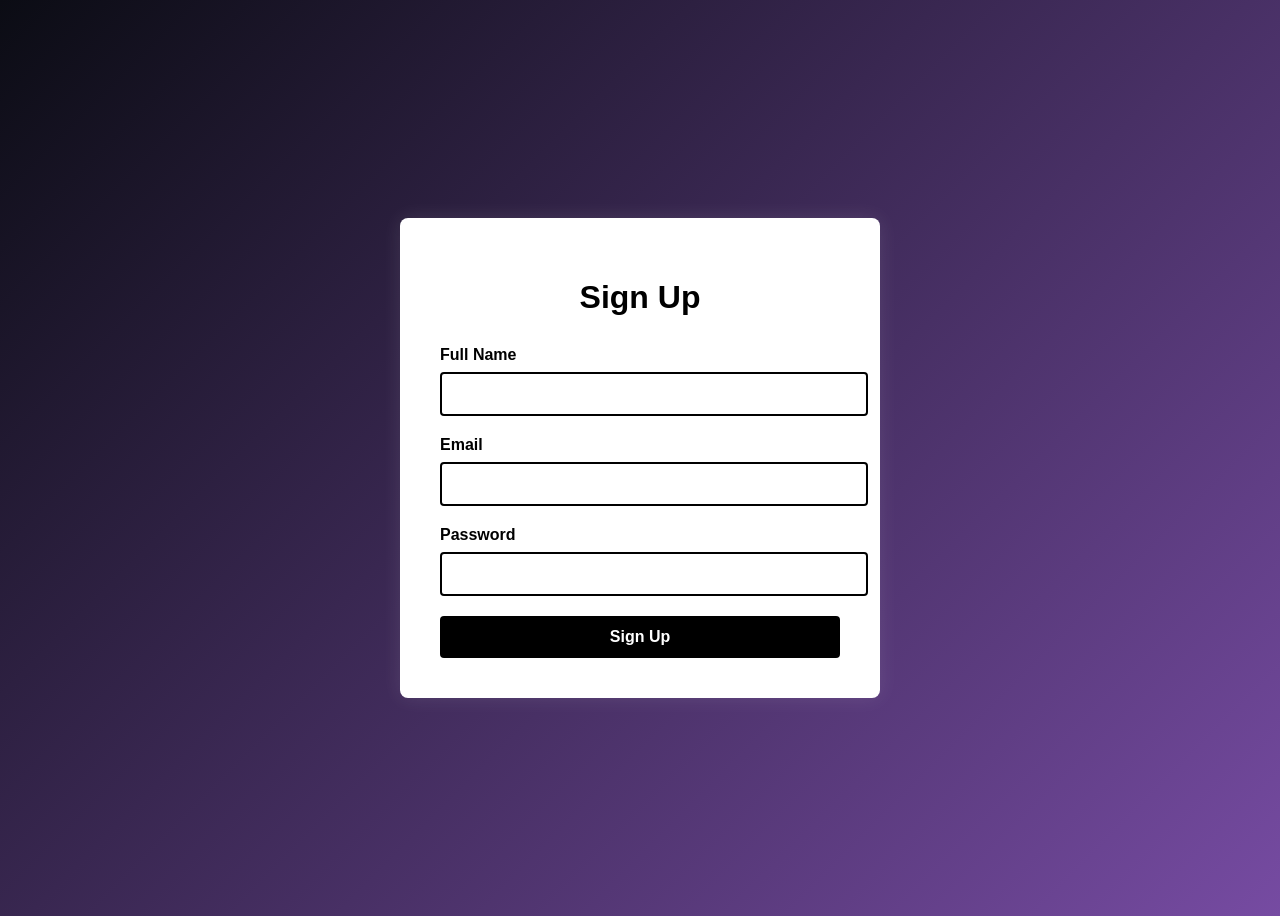
<file: signup.html>
<!DOCTYPE html>
<html lang="en">
<head>
    <meta charset="UTF-8">
    <meta name="viewport" content="width=device-width, initial-scale=1.0">
    <title>Sign Up</title>
    <style>
        body {
            background: linear-gradient(135deg, #0b0c14 0%, #764ba2 100%);
            display: flex;
            justify-content: center;
            align-items: center;
            min-height: 100vh;
            font-family: Arial, sans-serif;
        }
        
        .container {
            background-color: #fff;
            padding: 40px;
            border-radius: 8px;
            box-shadow: 0 0 20px rgba(255, 255, 255, 0.1);
            width: 100%;
            max-width: 400px;
        }
        
        h1 {
            color: #000;
            margin-bottom: 30px; 
            text-align: center;
        }
        
        .form-group {
            margin-bottom: 20px;
        }
        
        label {
            display: block;
            color: #000;
            margin-bottom: 8px;
            font-weight: bold;
        }
        
        input {
            width: 100%;
            padding: 12px;
            border: 2px solid #000;
            border-radius: 4px;
            font-size: 14px;
        }
        
        button {
            width: 100%;
            padding: 12px;
            background-color: #000;
            color: #fff;
            border: none;
            border-radius: 4px;
            font-size: 16px;
            font-weight: bold;
            cursor: pointer;
        }
        
        button:hover {
            background-color: #333;
        }
    </style>
</head>
<body>
    <div class="container">
        <h1>Sign Up</h1>
        <form>
            <div class="form-group">
                <label for="name">Full Name</label>
                <input type="text" id="name" required>
            </div>
            <div class="form-group">
                <label for="email">Email</label>
                <input type="email" id="email" required>
            </div>
            <div class="form-group">
                <label for="password">Password</label>
                <input type="password" id="password" required>
            </div>
            <button type="submit" onclick="window.location.href='login.html'">Sign Up</button>
        </form>
    </div>
</body>
</html>
</file>
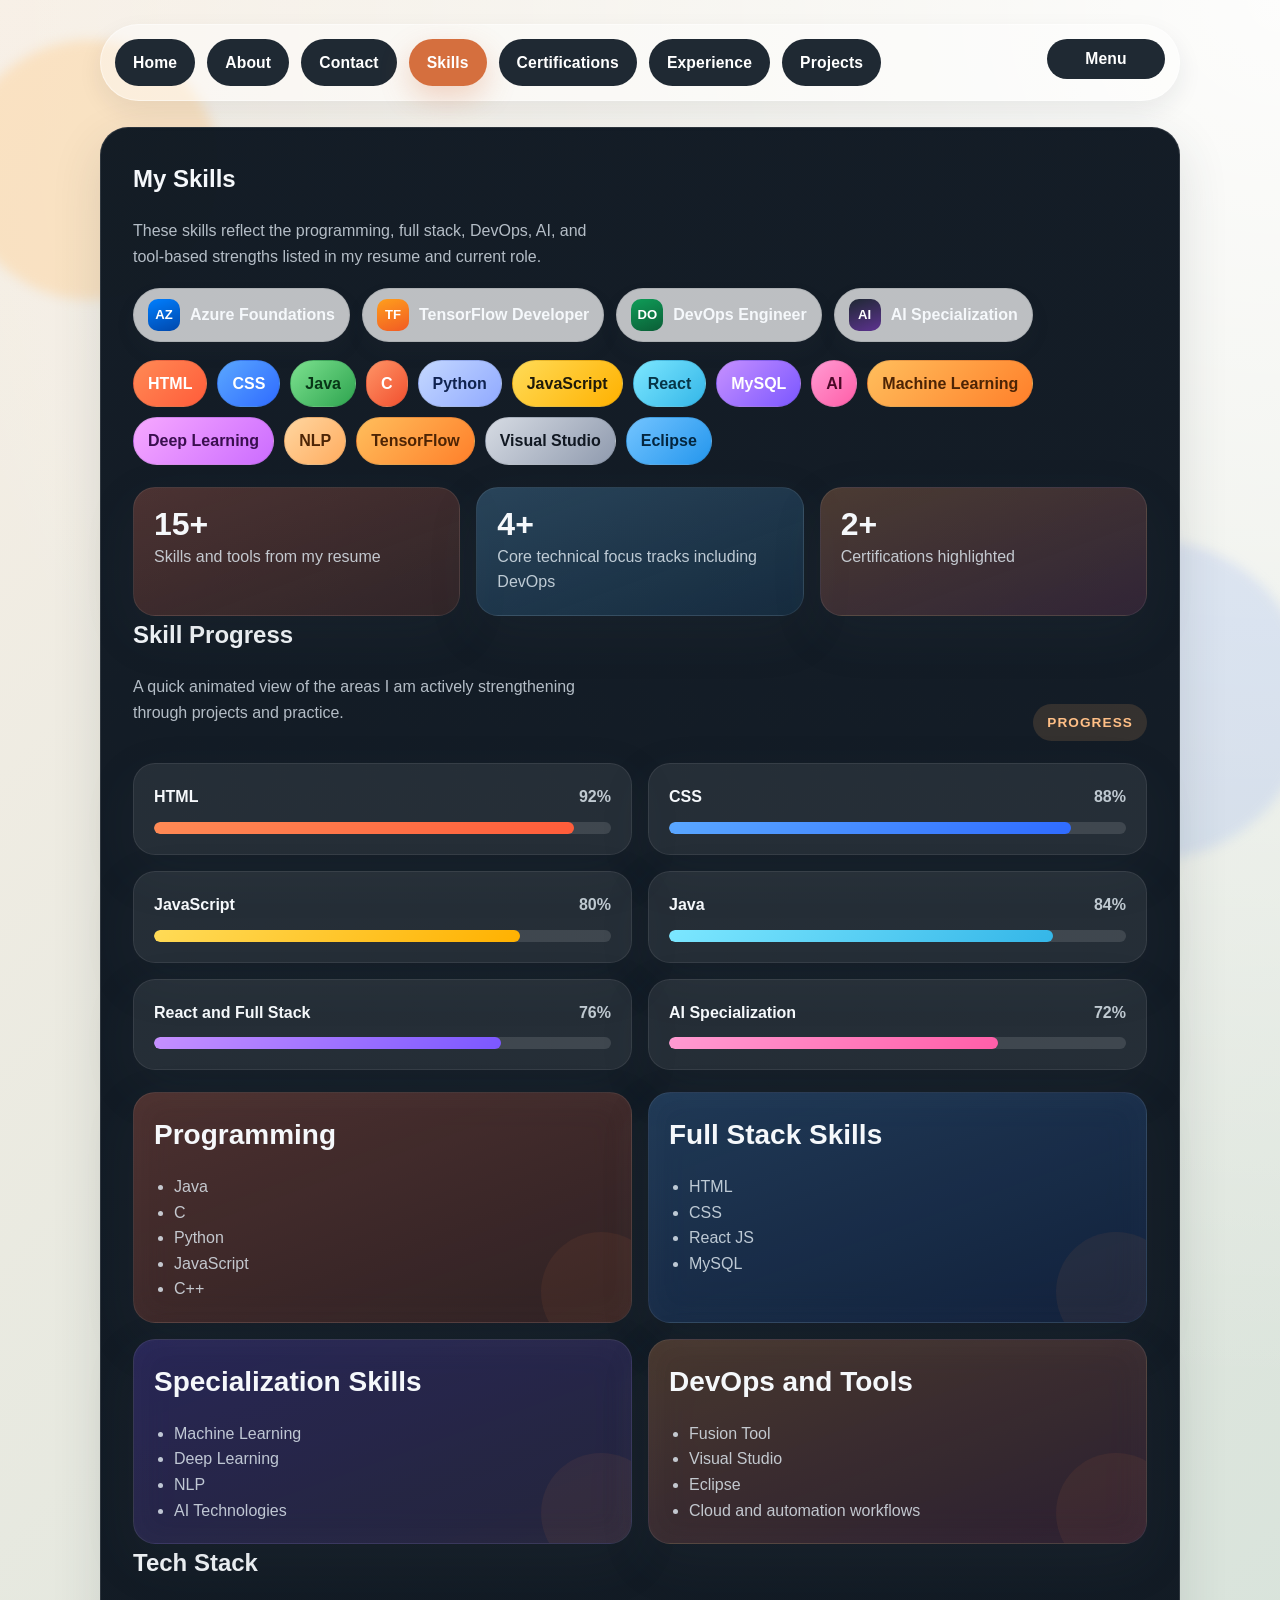
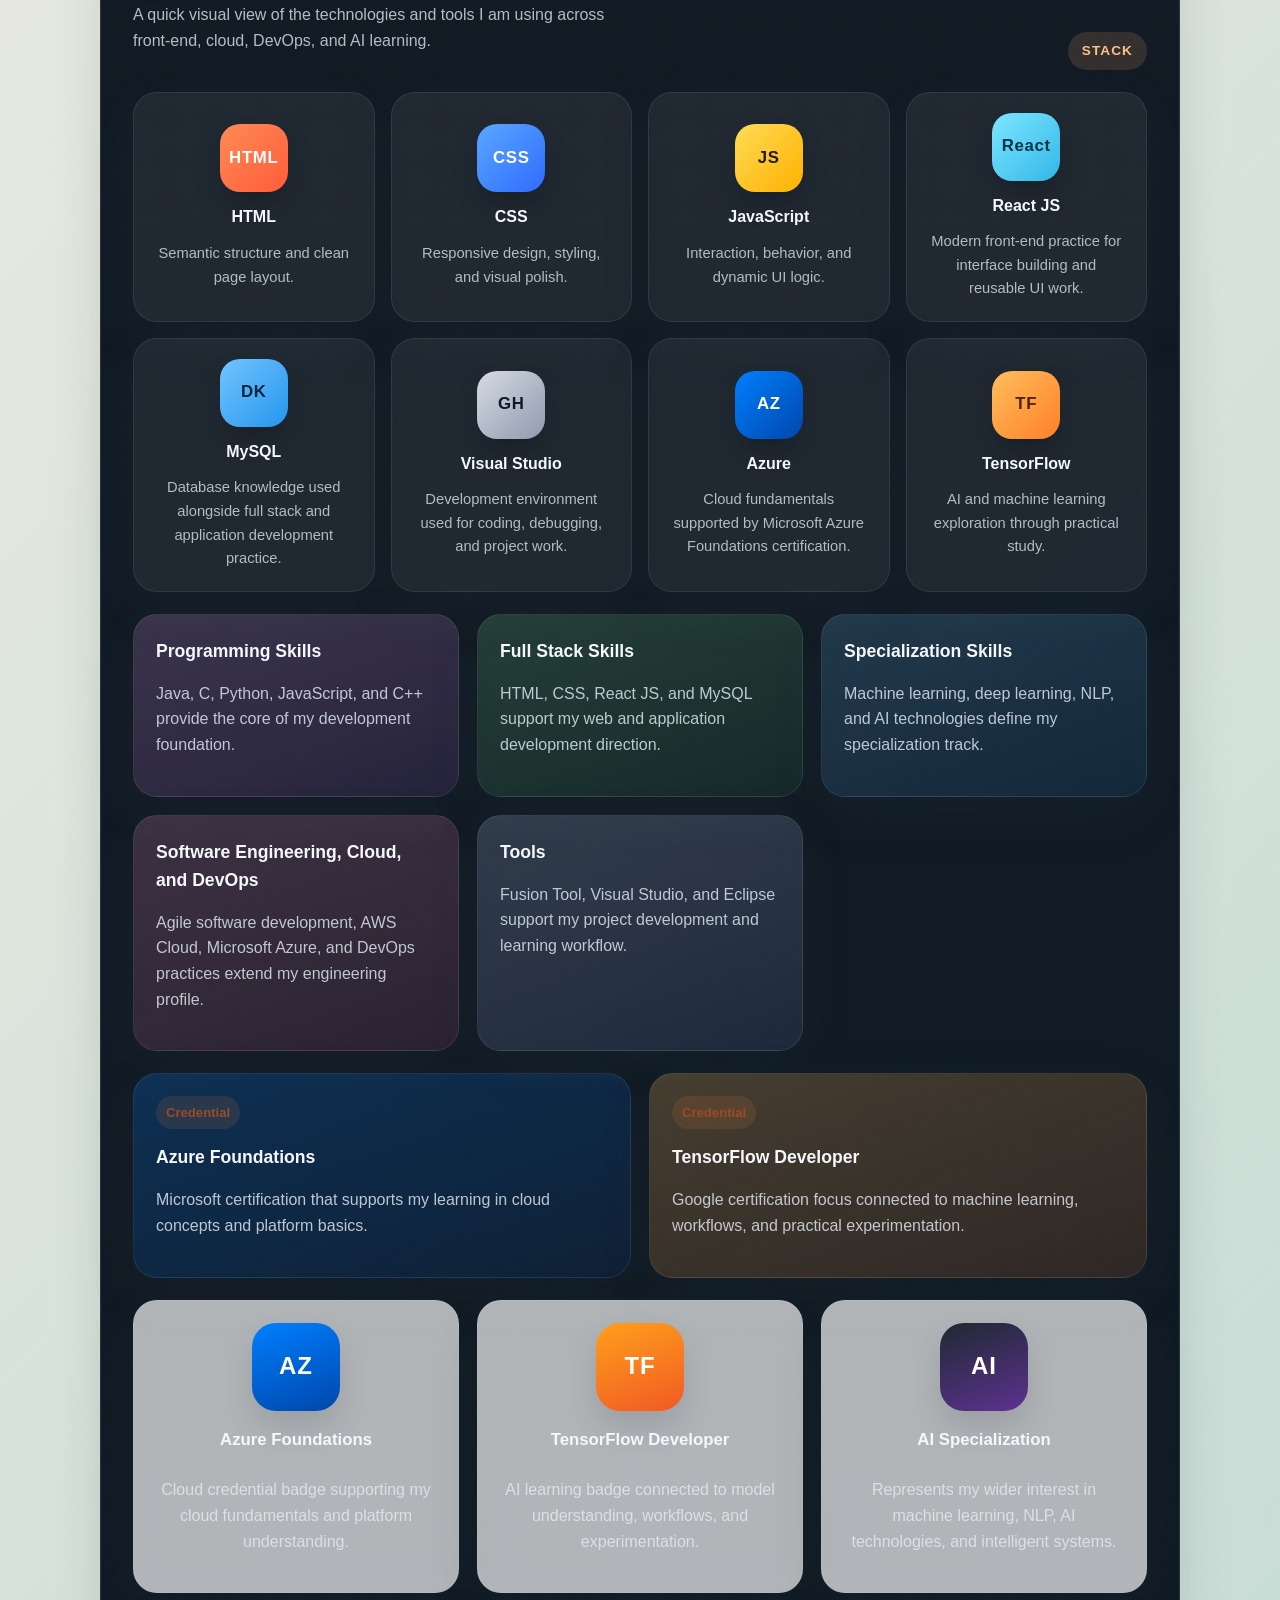
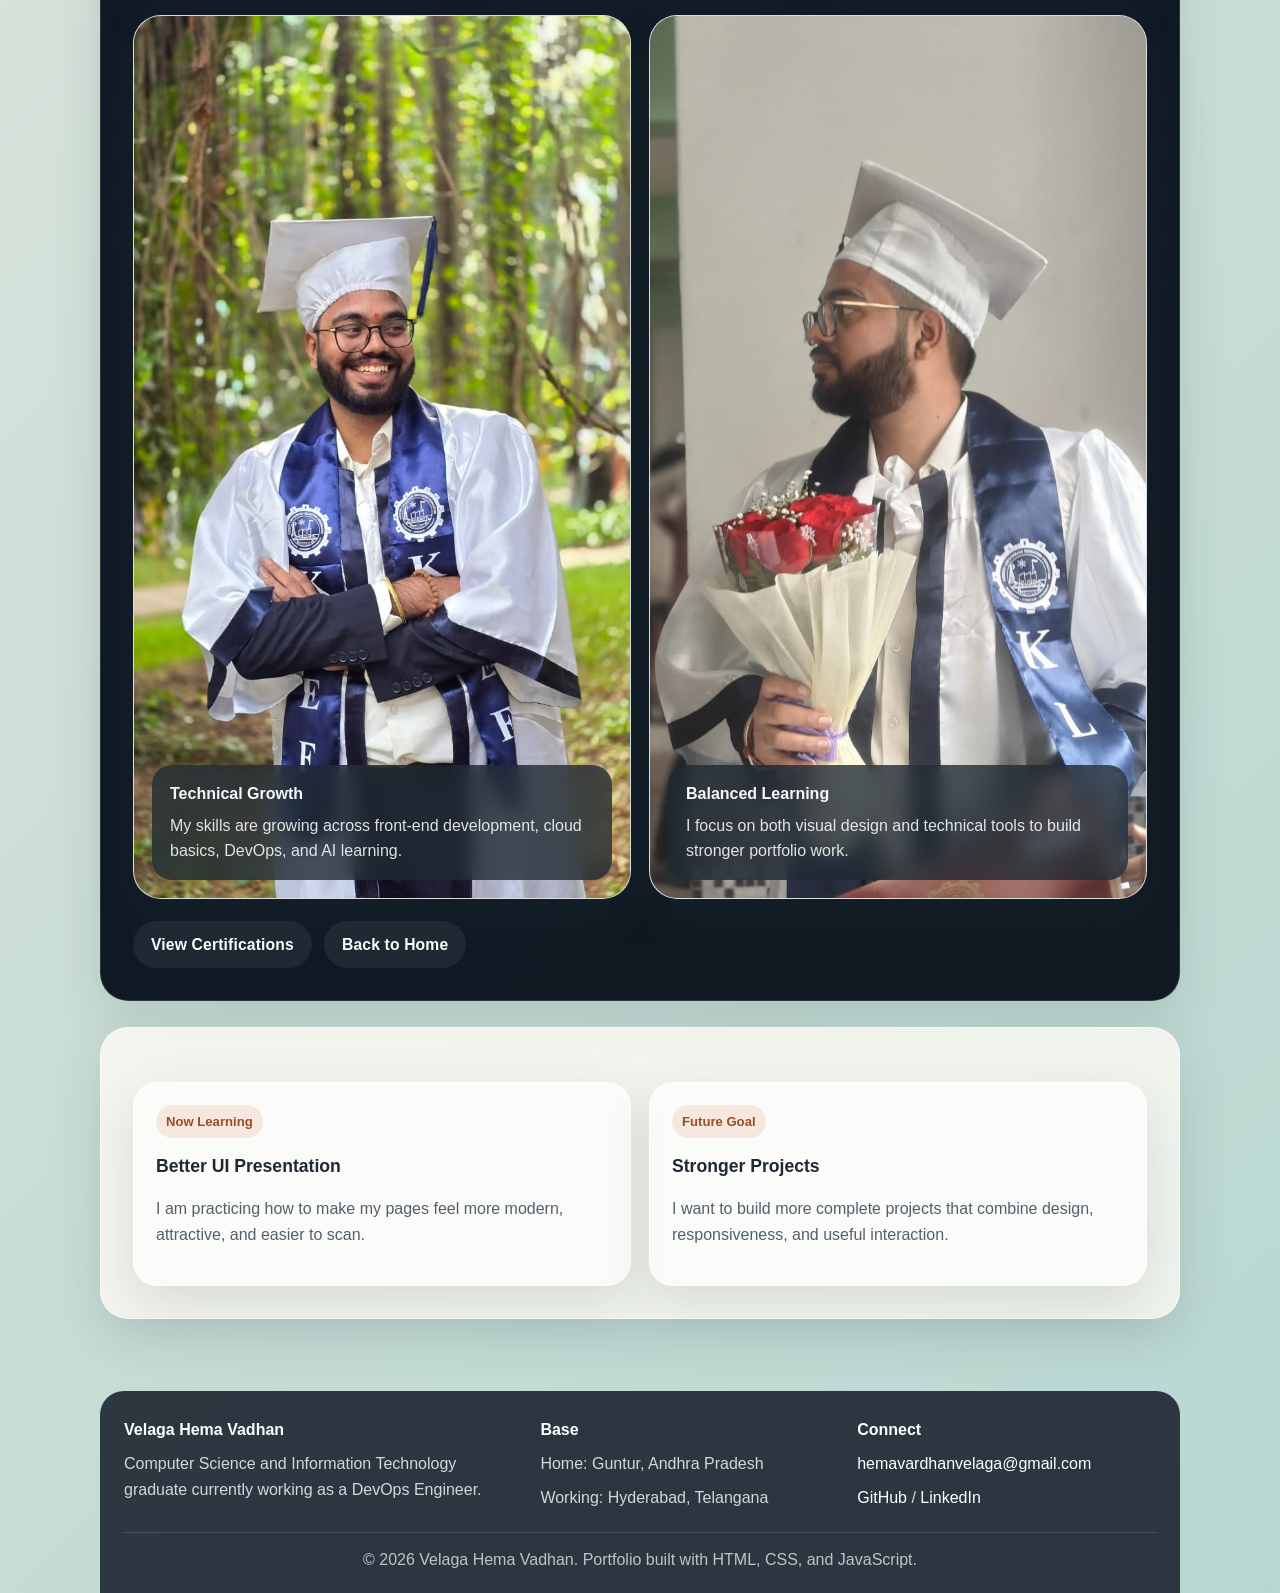
<file: Skills.html>
<!DOCTYPE html>
<html lang="en">
<head>
    <meta charset="UTF-8">
    <meta name="viewport" content="width=device-width, initial-scale=1.0">
    <title>Skills</title>
    <link rel="stylesheet" href="styles.css">
</head>
<body class="site-body">
    <div class="page-shell">
        <header class="site-header">
            <nav aria-label="Main navigation">
                <ul class="nav-list">
                    <li><a class="btn nav-link" href="index.html">Home</a></li>
                    <li><a class="btn nav-link" href="about.html">About</a></li>
                    <li><a class="btn nav-link" href="contact.html">Contact</a></li>
                    <li><a class="btn nav-link" href="Skills.html">Skills</a></li>
                    <li><a class="btn nav-link" href="Certifications.html">Certifications</a></li>
                    <li><a class="btn nav-link" href="Experience.html">Experience</a></li>
                    <li><a class="btn nav-link" href="Projects.html">Projects</a></li>
                    <li class="push-right nav-dropdown">
                        <button class="btn menu-toggle" type="button" data-menu-toggle aria-expanded="false">Menu</button>
                        <div class="menu-panel">
                            <button class="btn menu-item theme-toggle" type="button" data-theme-toggle>Dark Mode</button>
                        </div>
                    </li>
                </ul>
            </nav>
        </header>
        <main>
            <section class="content-card reveal skills-showcase">
                <h1>My Skills</h1>
                <p class="section-intro">These skills reflect the programming, full stack, DevOps, AI, and tool-based strengths listed in my resume and current role.</p>
                <div class="logo-ribbon">
                    <span class="logo-chip"><span class="logo-dot azure">AZ</span>Azure Foundations</span>
                    <span class="logo-chip"><span class="logo-dot tensorflow">TF</span>TensorFlow Developer</span>
                    <span class="logo-chip"><span class="logo-dot devops">DO</span>DevOps Engineer</span>
                    <span class="logo-chip"><span class="logo-dot ai">AI</span>AI Specialization</span>
                </div>
                <div class="skill-pills">
                    <span class="skill-pill skill-html">HTML</span>
                    <span class="skill-pill skill-css">CSS</span>
                    <span class="skill-pill skill-node">Java</span>
                    <span class="skill-pill skill-git">C</span>
                    <span class="skill-pill skill-problem">Python</span>
                    <span class="skill-pill skill-js">JavaScript</span>
                    <span class="skill-pill skill-react">React</span>
                    <span class="skill-pill skill-devops">MySQL</span>
                    <span class="skill-pill skill-ai">AI</span>
                    <span class="skill-pill skill-tf">Machine Learning</span>
                    <span class="skill-pill skill-ui">Deep Learning</span>
                    <span class="skill-pill skill-responsive">NLP</span>
                    <span class="skill-pill skill-tf">TensorFlow</span>
                    <span class="skill-pill skill-github">Visual Studio</span>
                    <span class="skill-pill skill-docker">Eclipse</span>
                </div>
                <div class="metric-strip">
                    <article class="metric-card hover-lift">
                        <strong data-count="15">0</strong>
                        <span>Skills and tools from my resume</span>
                    </article>
                    <article class="metric-card hover-lift">
                        <strong data-count="4">0</strong>
                        <span>Core technical focus tracks including DevOps</span>
                    </article>
                    <article class="metric-card hover-lift">
                        <strong data-count="2">0</strong>
                        <span>Certifications highlighted</span>
                    </article>
                </div>
                <div class="section-heading">
                    <div>
                        <h2>Skill Progress</h2>
                        <p class="section-intro">A quick animated view of the areas I am actively strengthening through projects and practice.</p>
                    </div>
                    <span class="eyebrow">Progress</span>
                </div>
                <div class="progress-grid">
                    <article class="progress-card hover-lift">
                        <div class="progress-head">
                            <strong>HTML</strong>
                            <span>92%</span>
                        </div>
                        <div class="progress-track"><span class="progress-fill html" data-progress="92"></span></div>
                    </article>
                    <article class="progress-card hover-lift">
                        <div class="progress-head">
                            <strong>CSS</strong>
                            <span>88%</span>
                        </div>
                        <div class="progress-track"><span class="progress-fill css" data-progress="88"></span></div>
                    </article>
                    <article class="progress-card hover-lift">
                        <div class="progress-head">
                            <strong>JavaScript</strong>
                            <span>80%</span>
                        </div>
                        <div class="progress-track"><span class="progress-fill js" data-progress="80"></span></div>
                    </article>
                    <article class="progress-card hover-lift">
                        <div class="progress-head">
                            <strong>Java</strong>
                            <span>84%</span>
                        </div>
                        <div class="progress-track"><span class="progress-fill react" data-progress="84"></span></div>
                    </article>
                    <article class="progress-card hover-lift">
                        <div class="progress-head">
                            <strong>React and Full Stack</strong>
                            <span>76%</span>
                        </div>
                        <div class="progress-track"><span class="progress-fill devops" data-progress="76"></span></div>
                    </article>
                    <article class="progress-card hover-lift">
                        <div class="progress-head">
                            <strong>AI Specialization</strong>
                            <span>72%</span>
                        </div>
                        <div class="progress-track"><span class="progress-fill ai" data-progress="72"></span></div>
                    </article>
                </div>
                <div class="feature-grid">
                    <article class="feature-card hover-lift">
                        <strong>Programming</strong>
                        <ul class="skills-list">
                            <li>Java</li>
                            <li>C</li>
                            <li>Python</li>
                            <li>JavaScript</li>
                            <li>C++</li>
                        </ul>
                    </article>
                    <article class="feature-card hover-lift">
                        <strong>Full Stack Skills</strong>
                        <ul class="skills-list">
                            <li>HTML</li>
                            <li>CSS</li>
                            <li>React JS</li>
                            <li>MySQL</li>
                        </ul>
                    </article>
                    <article class="feature-card hover-lift">
                        <strong>Specialization Skills</strong>
                        <ul class="skills-list">
                            <li>Machine Learning</li>
                            <li>Deep Learning</li>
                            <li>NLP</li>
                            <li>AI Technologies</li>
                        </ul>
                    </article>
                    <article class="feature-card hover-lift">
                        <strong>DevOps and Tools</strong>
                        <ul class="skills-list">
                            <li>Fusion Tool</li>
                            <li>Visual Studio</li>
                            <li>Eclipse</li>
                            <li>Cloud and automation workflows</li>
                        </ul>
                    </article>
                </div>
                <div class="section-heading">
                    <div>
                        <h2>Tech Stack</h2>
                        <p class="section-intro">A quick visual view of the technologies and tools I am using across front-end, cloud, DevOps, and AI learning.</p>
                    </div>
                    <span class="eyebrow">Stack</span>
                </div>
                <div class="stack-grid">
                    <article class="stack-card hover-lift">
                        <div class="stack-icon html">HTML</div>
                        <strong>HTML</strong>
                        <p>Semantic structure and clean page layout.</p>
                    </article>
                    <article class="stack-card hover-lift">
                        <div class="stack-icon css">CSS</div>
                        <strong>CSS</strong>
                        <p>Responsive design, styling, and visual polish.</p>
                    </article>
                    <article class="stack-card hover-lift">
                        <div class="stack-icon js">JS</div>
                        <strong>JavaScript</strong>
                        <p>Interaction, behavior, and dynamic UI logic.</p>
                    </article>
                    <article class="stack-card hover-lift">
                        <div class="stack-icon react">React</div>
                        <strong>React JS</strong>
                        <p>Modern front-end practice for interface building and reusable UI work.</p>
                    </article>
                    <article class="stack-card hover-lift">
                        <div class="stack-icon docker">DK</div>
                        <strong>MySQL</strong>
                        <p>Database knowledge used alongside full stack and application development practice.</p>
                    </article>
                    <article class="stack-card hover-lift">
                        <div class="stack-icon github">GH</div>
                        <strong>Visual Studio</strong>
                        <p>Development environment used for coding, debugging, and project work.</p>
                    </article>
                    <article class="stack-card hover-lift">
                        <div class="stack-icon azure">AZ</div>
                        <strong>Azure</strong>
                        <p>Cloud fundamentals supported by Microsoft Azure Foundations certification.</p>
                    </article>
                    <article class="stack-card hover-lift">
                        <div class="stack-icon tf">TF</div>
                        <strong>TensorFlow</strong>
                        <p>AI and machine learning exploration through practical study.</p>
                    </article>
                </div>
                <div class="showcase-grid">
                    <article class="showcase-card hover-lift">
                        <strong>Programming Skills</strong>
                        <p>Java, C, Python, JavaScript, and C++ provide the core of my development foundation.</p>
                    </article>
                    <article class="showcase-card hover-lift">
                        <strong>Full Stack Skills</strong>
                        <p>HTML, CSS, React JS, and MySQL support my web and application development direction.</p>
                    </article>
                    <article class="showcase-card hover-lift">
                        <strong>Specialization Skills</strong>
                        <p>Machine learning, deep learning, NLP, and AI technologies define my specialization track.</p>
                    </article>
                    <article class="showcase-card hover-lift">
                        <strong>Software Engineering, Cloud, and DevOps</strong>
                        <p>Agile software development, AWS Cloud, Microsoft Azure, and DevOps practices extend my engineering profile.</p>
                    </article>
                    <article class="showcase-card hover-lift">
                        <strong>Tools</strong>
                        <p>Fusion Tool, Visual Studio, and Eclipse support my project development and learning workflow.</p>
                    </article>
                </div>
                <div class="timeline">
                    <article class="timeline-card hover-lift">
                        <span class="timeline-tag">Credential</span>
                        <strong>Azure Foundations</strong>
                        <p>Microsoft certification that supports my learning in cloud concepts and platform basics.</p>
                    </article>
                    <article class="timeline-card hover-lift">
                        <span class="timeline-tag">Credential</span>
                        <strong>TensorFlow Developer</strong>
                        <p>Google certification focus connected to machine learning, workflows, and practical experimentation.</p>
                    </article>
                </div>
                <div class="logo-grid">
                    <article class="logo-card hover-lift">
                        <div class="logo-mark azure">AZ</div>
                        <strong>Azure Foundations</strong>
                        <p>Cloud credential badge supporting my cloud fundamentals and platform understanding.</p>
                    </article>
                    <article class="logo-card hover-lift">
                        <div class="logo-mark tensorflow">TF</div>
                        <strong>TensorFlow Developer</strong>
                        <p>AI learning badge connected to model understanding, workflows, and experimentation.</p>
                    </article>
                    <article class="logo-card hover-lift">
                        <div class="logo-mark ai">AI</div>
                        <strong>AI Specialization</strong>
                        <p>Represents my wider interest in machine learning, NLP, AI technologies, and intelligent systems.</p>
                    </article>
                </div>
                <div class="media-grid">
                    <article class="media-card hover-lift">
                        <img src="images/graduation-portrait-1.jpeg" alt="Skill-focused visual portrait">
                        <div class="media-overlay">
                            <strong>Technical Growth</strong>
                            <p>My skills are growing across front-end development, cloud basics, DevOps, and AI learning.</p>
                        </div>
                    </article>
                    <article class="media-card hover-lift">
                        <img src="images/graduation-portrait-2.jpeg" alt="Supporting skill visual">
                        <div class="media-overlay">
                            <strong>Balanced Learning</strong>
                            <p>I focus on both visual design and technical tools to build stronger portfolio work.</p>
                        </div>
                    </article>
                </div>
                <div class="actions">
                    <a class="btn" href="Certifications.html">View Certifications</a>
                    <a class="btn" href="index.html">Back to Home</a>
                </div>
            </section>
            <section class="content-card reveal">
                <div class="timeline">
                    <article class="timeline-card hover-lift">
                        <span class="timeline-tag">Now Learning</span>
                        <strong>Better UI Presentation</strong>
                        <p>I am practicing how to make my pages feel more modern, attractive, and easier to scan.</p>
                    </article>
                    <article class="timeline-card hover-lift">
                        <span class="timeline-tag">Future Goal</span>
                        <strong>Stronger Projects</strong>
                        <p>I want to build more complete projects that combine design, responsiveness, and useful interaction.</p>
                    </article>
                </div>
            </section>
        </main>
    </div>
    <footer class="site-footer">
        <div class="footer-grid">
            <div>
                <strong>Velaga Hema Vadhan</strong>
                <p>Computer Science and Information Technology graduate currently working as a DevOps Engineer.</p>
            </div>
            <div>
                <strong>Base</strong>
                <p>Home: Guntur, Andhra Pradesh</p>
                <p>Working: Hyderabad, Telangana</p>
            </div>
            <div>
                <strong>Connect</strong>
                <p><a href="mailto:hemavardhanvelaga@gmail.com">hemavardhanvelaga@gmail.com</a></p>
                <p><a href="https://github.com/HemaVadhan" target="_blank" rel="noopener noreferrer">GitHub</a> / <a href="https://www.linkedin.com/in/hema-vadhan-velaga-999679226/" target="_blank" rel="noopener noreferrer">LinkedIn</a></p>
            </div>
        </div>
        <p class="footer-note">&copy; 2026 Velaga Hema Vadhan. Portfolio built with HTML, CSS, and JavaScript.</p>
    </footer>
    <script src="script.js"></script>
</body>
</html>
</file>
<file: styles.css>
:root {
    --bg-top: #f7efe5;
    --bg-bottom: #b8d7d1;
    --panel: rgba(255, 251, 245, 0.78);
    --panel-strong: rgba(255, 255, 255, 0.92);
    --text-main: #1f2933;
    --text-soft: #51606d;
    --accent: #d56f3e;
    --accent-dark: #9b4c26;
    --accent-soft: rgba(213, 111, 62, 0.14);
    --stroke: rgba(31, 41, 51, 0.1);
    --shadow: 0 18px 50px rgba(49, 61, 73, 0.14);
    --nav-bg: rgba(255, 255, 255, 0.42);
    --nav-border: rgba(255, 255, 255, 0.45);
    --footer-bg: rgba(31, 41, 51, 0.92);
    --overlay-bg: rgba(31, 41, 51, 0.78);
    --overlay-text: rgba(255, 255, 255, 0.86);
    --input-bg: rgba(255, 255, 255, 0.84);
    --chip-bg: rgba(255, 255, 255, 0.72);
    --card-bg: rgba(255, 255, 255, 0.68);
    --contact-bg: rgba(255, 255, 255, 0.66);
    --quote-bg: linear-gradient(160deg, rgba(31, 41, 51, 0.94), rgba(87, 59, 34, 0.92));
}

body[data-theme="dark"] {
    --bg-top: #0f1720;
    --bg-bottom: #162938;
    --panel: rgba(15, 23, 32, 0.82);
    --panel-strong: rgba(22, 41, 56, 0.94);
    --text-main: #eef4f8;
    --text-soft: #a9bcc8;
    --accent: #ff9f5c;
    --accent-dark: #ffbc85;
    --accent-soft: rgba(255, 159, 92, 0.14);
    --stroke: rgba(255, 255, 255, 0.08);
    --shadow: 0 18px 50px rgba(0, 0, 0, 0.32);
    --nav-bg: rgba(9, 16, 24, 0.62);
    --nav-border: rgba(255, 255, 255, 0.08);
    --footer-bg: rgba(8, 14, 20, 0.94);
    --overlay-bg: rgba(6, 10, 16, 0.82);
    --overlay-text: rgba(255, 255, 255, 0.88);
    --input-bg: rgba(20, 33, 46, 0.9);
    --chip-bg: rgba(18, 30, 42, 0.9);
    --card-bg: rgba(17, 28, 39, 0.82);
    --contact-bg: rgba(17, 28, 39, 0.82);
    --quote-bg: linear-gradient(160deg, rgba(4, 10, 16, 0.96), rgba(31, 55, 76, 0.94));
}

* {
    box-sizing: border-box;
}

html {
    scroll-behavior: smooth;
}

body {
    margin: 0;
    font-family: "Segoe UI", Tahoma, Geneva, Verdana, sans-serif;
    line-height: 1.6;
    color: var(--text-main);
}

body::before,
body::after {
    content: "";
    position: fixed;
    inset: auto;
    border-radius: 999px;
    pointer-events: none;
    filter: blur(6px);
    z-index: 0;
    animation: ambientFloat 16s ease-in-out infinite;
}

body::before {
    top: 40px;
    left: -40px;
    width: 260px;
    height: 260px;
    background: rgba(255, 204, 140, 0.4);
}

body::after {
    right: -30px;
    bottom: 40px;
    width: 320px;
    height: 320px;
    background: rgba(117, 153, 241, 0.18);
    animation-duration: 20s;
    animation-direction: reverse;
}

.site-body {
    min-height: 100vh;
    background:
        radial-gradient(circle at top right, rgba(255, 255, 255, 0.9), transparent 28%),
        linear-gradient(135deg, var(--bg-top) 0%, var(--bg-bottom) 100%);
}

.auth-body {
    min-height: 100vh;
    display: flex;
    align-items: center;
    justify-content: center;
    padding: 24px;
    background:
        radial-gradient(circle at top left, rgba(255, 255, 255, 0.18), transparent 26%),
        linear-gradient(135deg, #17324d 0%, #335c67 45%, #9e6240 100%);
}

.page-shell,
.site-footer,
.auth-card {
    position: relative;
    z-index: 1;
}

.page-shell {
    width: min(1080px, calc(100% - 32px));
    margin: 0 auto;
    padding: 24px 0 48px;
}

.site-header {
    position: sticky;
    top: 12px;
    z-index: 3;
    animation: slideDownSoft 0.8s ease both;
}

.nav-list {
    display: flex;
    flex-wrap: wrap;
    gap: 12px;
    padding: 14px;
    margin: 0;
    list-style: none;
    border: 1px solid var(--nav-border);
    border-radius: 999px;
    background: var(--nav-bg);
    backdrop-filter: blur(14px);
    box-shadow: 0 10px 25px rgba(31, 41, 51, 0.08);
    transition: transform 0.25s ease, box-shadow 0.25s ease, background-color 0.25s ease;
}

.nav-list:hover {
    transform: translateY(-1px);
    box-shadow: 0 16px 34px rgba(31, 41, 51, 0.12);
}

.nav-list .push-right {
    margin-left: auto;
}

.nav-list .push-right + .push-right {
    margin-left: 0;
}

.nav-dropdown {
    position: relative;
}

.menu-toggle {
    min-width: 118px;
}

.menu-panel {
    position: absolute;
    top: calc(100% + 10px);
    right: 0;
    min-width: 190px;
    padding: 10px;
    border-radius: 20px;
    border: 1px solid var(--nav-border);
    background: var(--nav-bg);
    backdrop-filter: blur(14px);
    box-shadow: 0 18px 40px rgba(31, 41, 51, 0.14);
    display: grid;
    gap: 8px;
    opacity: 0;
    transform: translateY(10px) scale(0.98);
    pointer-events: none;
    z-index: 10;
    transition: opacity 0.22s ease, transform 0.22s ease;
}

.nav-dropdown.is-open .menu-panel {
    opacity: 1;
    transform: translateY(0) scale(1);
    pointer-events: auto;
}

.menu-item {
    width: 100%;
    justify-content: flex-start;
    text-align: left;
}

@media (max-width: 640px) {
    .nav-list .push-right {
        margin-left: 0;
    }
}

.btn {
    display: inline-flex;
    align-items: center;
    justify-content: center;
    gap: 8px;
    padding: 11px 18px;
    border: none;
    border-radius: 999px;
    background: var(--text-main);
    color: #ffffff;
    text-decoration: none;
    cursor: pointer;
    font-size: 0.98rem;
    font-weight: 600;
    letter-spacing: 0.01em;
    transition: transform 0.22s ease, background-color 0.22s ease, box-shadow 0.22s ease, filter 0.22s ease;
}

.btn:hover,
.btn:focus-visible {
    background-color: var(--accent-dark);
    transform: translateY(-2px) scale(1.02);
    box-shadow: 0 10px 24px rgba(155, 76, 38, 0.24);
    filter: saturate(1.08);
}

.btn-secondary {
    background: rgba(31, 41, 51, 0.08);
    color: var(--text-main);
}

.btn-secondary:hover,
.btn-secondary:focus-visible {
    color: #ffffff;
}

.btn-full {
    width: 100%;
}

.nav-link.is-active {
    background: var(--accent);
    box-shadow: 0 12px 30px rgba(213, 111, 62, 0.28);
}

.hero,
.content-card,
.auth-card,
.feature-card,
.mini-card {
    border: 1px solid rgba(255, 255, 255, 0.55);
    background: var(--panel);
    backdrop-filter: blur(16px);
    box-shadow: var(--shadow);
}

.hero,
.content-card {
    border-radius: 28px;
    padding: 32px;
    margin-top: 26px;
}

.hero {
    overflow: hidden;
    animation: fadeScaleIn 0.9s ease both;
}

.hero-grid {
    display: grid;
    grid-template-columns: 1.25fr 0.95fr;
    gap: 28px;
    align-items: center;
}

.hero-copy-block {
    display: grid;
    gap: 18px;
    max-width: 620px;
}

.hero-eyebrow-row {
    display: flex;
    flex-wrap: wrap;
    align-items: center;
    gap: 12px;
}

.hero-role-pill {
    display: inline-flex;
    align-items: center;
    padding: 8px 14px;
    border-radius: 999px;
    background: rgba(31, 41, 51, 0.1);
    color: var(--text-main);
    font-size: 0.9rem;
    font-weight: 700;
    border: 1px solid var(--stroke);
}

.eyebrow {
    display: inline-block;
    padding: 8px 14px;
    border-radius: 999px;
    background: var(--accent-soft);
    color: var(--accent-dark);
    font-size: 0.85rem;
    font-weight: 700;
    letter-spacing: 0.08em;
    text-transform: uppercase;
}

.hero h1 {
    margin: 18px 0 12px;
    max-width: 11ch;
    font-size: clamp(2.6rem, 4.8vw, 4.9rem);
    line-height: 0.92;
    letter-spacing: -0.04em;
}

.hero-emphasis {
    background: linear-gradient(135deg, #ffb56b, #ff7f50 45%, #7b9cff 100%);
    -webkit-background-clip: text;
    background-clip: text;
    color: transparent;
}

.hero-meta {
    display: flex;
    flex-wrap: wrap;
    gap: 10px;
}

.meta-chip {
    display: inline-flex;
    align-items: center;
    padding: 9px 14px;
    border-radius: 999px;
    background: rgba(255, 255, 255, 0.52);
    border: 1px solid var(--stroke);
    color: var(--text-soft);
    font-size: 0.9rem;
    font-weight: 600;
}

.hero-copy {
    font-size: 1.08rem;
    color: var(--text-soft);
    max-width: 54ch;
    line-height: 1.8;
}

.typing-text {
    color: var(--accent-dark);
    min-height: 1.7em;
    font-weight: 700;
    position: relative;
}

.typing-text::after {
    content: "";
    display: inline-block;
    width: 0.12em;
    height: 1.1em;
    margin-left: 0.18em;
    background: currentColor;
    vertical-align: -0.12em;
    animation: blinkCaret 0.9s steps(1) infinite;
}

.hero-note {
    margin-top: 16px;
    color: var(--text-soft);
    max-width: 52ch;
}

.actions {
    display: flex;
    flex-wrap: wrap;
    gap: 12px;
    margin-top: 22px;
}

.hero-actions {
    margin-top: 0;
}

.social-links {
    display: flex;
    flex-wrap: wrap;
    gap: 12px;
}

.social-link {
    display: inline-flex;
    align-items: center;
    gap: 10px;
    padding: 10px 16px;
    border-radius: 999px;
    border: 1px solid var(--stroke);
    background: var(--chip-bg);
    color: var(--text-main);
    text-decoration: none;
    font-weight: 700;
    transition: transform 0.22s ease, box-shadow 0.22s ease, border-color 0.22s ease;
}

.social-link:hover,
.social-link:focus-visible {
    transform: translateY(-3px);
    box-shadow: 0 14px 28px rgba(49, 61, 73, 0.16);
    border-color: rgba(213, 111, 62, 0.36);
}

.social-icon {
    width: 34px;
    height: 34px;
    display: grid;
    place-items: center;
    border-radius: 12px;
    color: #ffffff;
    font-size: 0.92rem;
    font-weight: 800;
}

.social-link.github .social-icon {
    background: linear-gradient(160deg, #1f2933, #4b5563);
}

.social-link.linkedin .social-icon {
    background: linear-gradient(160deg, #0a66c2, #004182);
}

.stats-grid,
.feature-grid {
    display: grid;
    gap: 16px;
}

.stats-grid {
    grid-template-columns: repeat(3, minmax(0, 1fr));
    margin-top: 24px;
}

.hero-metrics,
.metric-strip,
.detail-grid,
.progress-grid {
    display: grid;
    gap: 16px;
    margin-top: 22px;
}

.hero-metrics,
.metric-strip {
    grid-template-columns: repeat(3, minmax(0, 1fr));
}

.detail-grid,
.progress-grid {
    grid-template-columns: repeat(2, minmax(0, 1fr));
}

.mini-card,
.feature-card,
.metric-card,
.detail-card,
.progress-card {
    border-radius: 22px;
    padding: 20px;
}

.mini-card strong,
.feature-card strong,
.metric-card strong,
.detail-card strong {
    display: block;
    font-size: 1.75rem;
    margin-bottom: 4px;
}

.mini-card span,
.feature-card p,
.feature-card li,
.metric-card span,
.detail-card p {
    color: var(--text-soft);
}

.metric-card,
.detail-card,
.progress-card {
    border: 1px solid rgba(255, 255, 255, 0.55);
    background: var(--card-bg);
    box-shadow: var(--shadow);
}

.metric-card strong {
    font-size: 2rem;
    line-height: 1;
}

.professional-band {
    background: linear-gradient(160deg, rgba(255, 255, 255, 0.72), rgba(245, 236, 227, 0.64));
}

.professional-grid,
.footer-grid {
    display: grid;
    gap: 18px;
}

.professional-grid {
    grid-template-columns: repeat(3, minmax(0, 1fr));
    margin-top: 22px;
}

.professional-card {
    border-radius: 22px;
    padding: 22px;
    border: 1px solid rgba(255, 255, 255, 0.55);
    background: rgba(255, 255, 255, 0.56);
    box-shadow: var(--shadow);
}

.professional-card strong {
    display: block;
    font-size: 1.12rem;
    margin-bottom: 8px;
}

.professional-card p {
    margin: 0;
    color: var(--text-soft);
}

.hero-metrics .metric-card {
    background: rgba(255, 255, 255, 0.52);
}

.detail-label {
    display: inline-block;
    margin-bottom: 10px;
    padding: 6px 10px;
    border-radius: 999px;
    background: var(--accent-soft);
    color: var(--accent-dark);
    font-size: 0.8rem;
    font-weight: 700;
    text-transform: uppercase;
    letter-spacing: 0.06em;
}

.progress-card {
    background: rgba(255, 255, 255, 0.08);
}

.progress-head {
    display: flex;
    align-items: center;
    justify-content: space-between;
    gap: 12px;
    margin-bottom: 12px;
}

.progress-head strong {
    margin-bottom: 0;
    font-size: 1rem;
}

.progress-head span {
    color: rgba(226, 235, 243, 0.82);
    font-weight: 700;
}

.progress-track {
    width: 100%;
    height: 12px;
    overflow: hidden;
    border-radius: 999px;
    background: rgba(255, 255, 255, 0.12);
}

.progress-fill {
    display: block;
    width: 0;
    height: 100%;
    border-radius: inherit;
    transition: width 1.1s ease;
}

.progress-fill.html {
    background: linear-gradient(135deg, #ff8a55, #ff5c3a);
}

.progress-fill.css {
    background: linear-gradient(135deg, #5aa7ff, #2f6bff);
}

.progress-fill.js {
    background: linear-gradient(135deg, #ffdb57, #ffb100);
}

.progress-fill.react {
    background: linear-gradient(135deg, #7ce7ff, #34b6e8);
}

.progress-fill.devops {
    background: linear-gradient(135deg, #c690ff, #7b57ff);
}

.progress-fill.ai {
    background: linear-gradient(135deg, #ff9bd2, #ff5ea8);
}

.hero-visual {
    position: relative;
    min-height: 420px;
    display: grid;
    place-items: center;
    animation: floatCard 7s ease-in-out infinite;
}

.hero-visual::before,
.hero-visual::after {
    content: "";
    position: absolute;
    border-radius: 32px;
    z-index: 0;
}

.hero-visual::before {
    width: 78%;
    height: 74%;
    right: 26px;
    top: 26px;
    background: linear-gradient(160deg, rgba(213, 111, 62, 0.14), rgba(70, 109, 191, 0.1));
}

.hero-visual::after {
    width: 56%;
    height: 16%;
    left: 28px;
    bottom: 42px;
    background: rgba(31, 41, 51, 0.06);
    filter: blur(6px);
}

.portrait-wrap {
    position: relative;
    width: min(100%, 350px);
    aspect-ratio: 4 / 5;
    border-radius: 34px;
    padding: 14px;
    background: linear-gradient(180deg, rgba(255, 255, 255, 0.8), rgba(255, 255, 255, 0.2));
    animation: glowPulse 5.5s ease-in-out infinite;
    z-index: 1;
    box-shadow: 0 28px 58px rgba(20, 28, 38, 0.18);
}

.portrait-shell {
    width: 100%;
    height: 100%;
    overflow: hidden;
    border-radius: 26px;
    border: 1px solid rgba(255, 255, 255, 0.52);
    background: rgba(255, 255, 255, 0.34);
}

.hero img,
.profile-photo {
    display: block;
    width: 100%;
    height: 100%;
    object-fit: cover;
}

.hero img {
    border-radius: 26px;
    object-position: center 15%;
    transform: scale(1.02);
}

.profile-photo {
    width: 140px;
    height: 140px;
    margin: 0 auto 20px;
    border-radius: 50%;
    object-position: center top;
}

.about-hero {
    display: grid;
    grid-template-columns: 220px 1fr;
    gap: 28px;
    align-items: center;
}

.about-photo-frame {
    position: relative;
    width: 220px;
    height: 280px;
    padding: 10px;
    border-radius: 32px;
    background: linear-gradient(160deg, rgba(255, 255, 255, 0.95), rgba(213, 111, 62, 0.24));
    box-shadow: 0 18px 36px rgba(49, 61, 73, 0.18);
}

.about-photo-frame::before {
    content: "";
    position: absolute;
    inset: -10px auto auto -10px;
    width: 80px;
    height: 80px;
    border-radius: 24px;
    background: rgba(213, 111, 62, 0.14);
    z-index: 0;
}

.about-photo-frame::after {
    content: "";
    position: absolute;
    right: -14px;
    bottom: -14px;
    width: 92px;
    height: 92px;
    border-radius: 28px;
    background: rgba(31, 41, 51, 0.08);
    z-index: 0;
}

.about-photo {
    position: relative;
    z-index: 1;
    width: 100%;
    height: 100%;
    object-fit: cover;
    object-position: center top;
    border-radius: 24px;
    display: block;
}

.about-intro h1 {
    margin-bottom: 12px;
}

.floating-badge {
    position: absolute;
    padding: 11px 15px;
    border-radius: 999px;
    background: rgba(20, 40, 58, 0.9);
    color: #f7fafc;
    box-shadow: 0 14px 30px rgba(31, 41, 51, 0.18);
    font-size: 0.84rem;
    font-weight: 700;
    max-width: 220px;
    white-space: normal;
    text-align: center;
    line-height: 1.35;
    backdrop-filter: blur(10px);
    animation: floatBadge 6s ease-in-out infinite;
    z-index: 2;
}

.floating-badge.top {
    top: 28px;
    right: -20px;
}

.floating-badge.bottom {
    bottom: 26px;
    left: -26px;
    animation-delay: -2.4s;
}

.content-card h2,
.content-card h1 {
    margin-top: 0;
}

.section-intro {
    color: var(--text-soft);
    max-width: 62ch;
}

.section-heading {
    display: flex;
    justify-content: space-between;
    align-items: end;
    gap: 16px;
}

.feature-grid {
    grid-template-columns: repeat(2, minmax(0, 1fr));
    margin-top: 22px;
}

.feature-card {
    position: relative;
    overflow: hidden;
}

.feature-card::after {
    content: "";
    position: absolute;
    inset: auto -30px -30px auto;
    width: 120px;
    height: 120px;
    border-radius: 50%;
    background: rgba(213, 111, 62, 0.08);
}

.feature-card ul,
.skills-list,
.info-list {
    padding-left: 20px;
    margin-bottom: 0;
}

.skill-pills {
    display: flex;
    flex-wrap: wrap;
    gap: 10px;
    margin-top: 18px;
}

.skill-pill {
    padding: 10px 14px;
    border-radius: 999px;
    background: rgba(255, 255, 255, 0.7);
    border: 1px solid var(--stroke);
    font-weight: 600;
    color: var(--text-main);
}

.skills-showcase {
    background: linear-gradient(180deg, rgba(15, 24, 34, 0.98), rgba(12, 21, 31, 0.98));
    border: 1px solid rgba(255, 255, 255, 0.12);
    color: #f5f8fb;
}

.skills-showcase h1,
.skills-showcase strong {
    color: #f5f8fb;
}

.skills-showcase .section-intro {
    color: rgba(226, 235, 243, 0.78);
    max-width: 54ch;
}

.skills-showcase .eyebrow {
    background: rgba(255, 176, 104, 0.14);
    color: #ffbf86;
}

.skills-showcase .feature-card,
.skills-showcase .showcase-card,
.skills-showcase .timeline-card,
.skills-showcase .logo-card,
.skills-showcase .metric-card,
.skills-showcase .progress-card {
    border-color: rgba(255, 255, 255, 0.08);
}

.skills-showcase .feature-card:nth-of-type(1) {
    background: linear-gradient(160deg, rgba(255, 122, 89, 0.26), rgba(255, 98, 55, 0.14));
}

.skills-showcase .feature-card:nth-of-type(2) {
    background: linear-gradient(160deg, rgba(90, 167, 255, 0.24), rgba(47, 107, 255, 0.12));
}

.skills-showcase .feature-card:nth-of-type(3) {
    background: linear-gradient(160deg, rgba(123, 87, 255, 0.24), rgba(198, 144, 255, 0.12));
}

.skills-showcase .feature-card:nth-of-type(4) {
    background: linear-gradient(160deg, rgba(255, 159, 92, 0.24), rgba(255, 94, 168, 0.12));
}

.skills-showcase .showcase-card:nth-of-type(1) {
    background: linear-gradient(160deg, rgba(247, 168, 255, 0.18), rgba(203, 108, 255, 0.1));
}

.skills-showcase .showcase-card:nth-of-type(2) {
    background: linear-gradient(160deg, rgba(126, 225, 143, 0.18), rgba(46, 164, 79, 0.1));
}

.skills-showcase .showcase-card:nth-of-type(3) {
    background: linear-gradient(160deg, rgba(111, 196, 255, 0.18), rgba(36, 150, 237, 0.1));
}

.skills-showcase .showcase-card:nth-of-type(4) {
    background: linear-gradient(160deg, rgba(255, 155, 210, 0.18), rgba(255, 94, 168, 0.1));
}

.skills-showcase .showcase-card:nth-of-type(5) {
    background: linear-gradient(160deg, rgba(196, 216, 255, 0.18), rgba(144, 169, 255, 0.1));
}

.skills-showcase .timeline-card:nth-of-type(1) {
    background: linear-gradient(160deg, rgba(0, 127, 255, 0.22), rgba(0, 71, 171, 0.12));
}

.skills-showcase .timeline-card:nth-of-type(2) {
    background: linear-gradient(160deg, rgba(255, 190, 92, 0.22), rgba(255, 127, 42, 0.12));
}

.skills-showcase .feature-card strong,
.skills-showcase .showcase-card strong,
.skills-showcase .timeline-card strong,
.skills-showcase .logo-card strong,
.skills-showcase .metric-card strong,
.skills-showcase .progress-card strong {
    color: #f5f8fb;
}

.skills-showcase .feature-card p,
.skills-showcase .feature-card li,
.skills-showcase .showcase-card p,
.skills-showcase .timeline-card p,
.skills-showcase .logo-card p,
.skills-showcase .metric-card span {
    color: rgba(226, 235, 243, 0.82);
}

.skills-showcase .metric-card:nth-of-type(1) {
    background: linear-gradient(160deg, rgba(255, 122, 89, 0.24), rgba(255, 98, 55, 0.12));
}

.skills-showcase .metric-card:nth-of-type(2) {
    background: linear-gradient(160deg, rgba(111, 196, 255, 0.24), rgba(36, 150, 237, 0.12));
}

.skills-showcase .metric-card:nth-of-type(3) {
    background: linear-gradient(160deg, rgba(255, 159, 92, 0.24), rgba(255, 94, 168, 0.12));
}

.skill-pill.skill-html {
    background: linear-gradient(135deg, #ff8a55, #ff5c3a);
    color: #ffffff;
}

.skill-pill.skill-css {
    background: linear-gradient(135deg, #5aa7ff, #2f6bff);
    color: #ffffff;
}

.skill-pill.skill-js {
    background: linear-gradient(135deg, #ffdb57, #ffb100);
    color: #1f1a0a;
}

.skill-pill.skill-react {
    background: linear-gradient(135deg, #7ce7ff, #34b6e8);
    color: #073547;
}

.skill-pill.skill-node {
    background: linear-gradient(135deg, #7ce18f, #2ea44f);
    color: #083517;
}

.skill-pill.skill-devops {
    background: linear-gradient(135deg, #c690ff, #7b57ff);
    color: #ffffff;
}

.skill-pill.skill-ai {
    background: linear-gradient(135deg, #ff9bd2, #ff5ea8);
    color: #4b0827;
}

.skill-pill.skill-tf {
    background: linear-gradient(135deg, #ffbe5c, #ff7f2a);
    color: #4d2405;
}

.skill-pill.skill-git {
    background: linear-gradient(135deg, #ff9466, #f1502f);
    color: #ffffff;
}

.skill-pill.skill-github {
    background: linear-gradient(135deg, #d6dbe3, #8f9aae);
    color: #111822;
}

.skill-pill.skill-docker {
    background: linear-gradient(135deg, #73c4ff, #2496ed);
    color: #04263f;
}

.skill-pill.skill-cicd {
    background: linear-gradient(135deg, #8ef0dd, #2bbf9b);
    color: #06342c;
}

.skill-pill.skill-responsive {
    background: linear-gradient(135deg, #ffd6a0, #ffac5f);
    color: #4d2506;
}

.skill-pill.skill-ui {
    background: linear-gradient(135deg, #f7a8ff, #cb6cff);
    color: #3a0f4f;
}

.skill-pill.skill-problem {
    background: linear-gradient(135deg, #c4d8ff, #90a9ff);
    color: #102350;
}

.showcase-grid,
.project-showcase-grid,
.credential-grid,
.timeline,
.gallery-grid,
.project-grid,
.spotlight-grid,
.logo-grid {
    display: grid;
    gap: 18px;
    margin-top: 22px;
}

.media-grid {
    display: grid;
    grid-template-columns: 1fr 1fr;
    gap: 18px;
    margin-top: 22px;
}

.credential-grid {
    display: grid;
    grid-template-columns: repeat(2, minmax(0, 1fr));
    gap: 18px;
    margin-top: 22px;
}

.showcase-grid,
.project-showcase-grid,
.gallery-grid,
.project-grid,
.logo-grid {
    grid-template-columns: repeat(3, minmax(0, 1fr));
}

.spotlight-grid {
    grid-template-columns: 1.2fr 0.8fr;
}

.showcase-card,
.project-card,
.project-showcase-card,
.credential-card,
.timeline-card,
.gallery-card,
.quote-card,
.logo-card {
    border-radius: 24px;
    border: 1px solid rgba(255, 255, 255, 0.55);
    background: var(--card-bg);
    box-shadow: var(--shadow);
}

.showcase-card,
.project-card,
.project-showcase-card,
.credential-card,
.timeline-card,
.quote-card,
.logo-card {
    padding: 22px;
}

.project-showcase-card {
    overflow: hidden;
    border-radius: 28px;
    border: 1px solid rgba(255, 255, 255, 0.55);
    background: var(--card-bg);
    box-shadow: var(--shadow);
    padding: 0;
}

.project-shot {
    position: relative;
    min-height: 230px;
}

.project-shot img {
    width: 100%;
    height: 100%;
    display: block;
    object-fit: cover;
    transition: transform 0.7s ease, filter 0.35s ease;
}

.project-showcase-card:hover .project-shot img {
    transform: scale(1.06);
    filter: saturate(1.08) contrast(1.03);
}

.project-body {
    padding: 22px;
}

.credential-card {
    display: grid;
    grid-template-columns: 180px 1fr;
    gap: 18px;
    align-items: center;
    border-radius: 28px;
    border: 1px solid rgba(255, 255, 255, 0.55);
    background: var(--card-bg);
    box-shadow: var(--shadow);
}

.credential-image {
    min-height: 200px;
    border-radius: 22px;
    overflow: hidden;
}

.credential-image img {
    width: 100%;
    height: 100%;
    display: block;
    object-fit: cover;
}

.credential-content p {
    color: var(--text-soft);
}

.credential-meta {
    margin: 16px 0 0;
    padding-left: 18px;
}

.credential-meta li {
    color: var(--text-soft);
    margin-bottom: 8px;
}

.project-stack,
.project-links {
    display: flex;
    flex-wrap: wrap;
    gap: 10px;
    margin-top: 16px;
}

.stack-badge {
    padding: 8px 12px;
    border-radius: 999px;
    background: var(--chip-bg);
    border: 1px solid var(--stroke);
    font-size: 0.88rem;
    font-weight: 700;
}

.logo-card {
    display: flex;
    flex-direction: column;
    justify-content: center;
    align-items: center;
    text-align: center;
    min-height: 220px;
}

.logo-mark {
    width: 88px;
    height: 88px;
    display: grid;
    place-items: center;
    border-radius: 24px;
    margin-bottom: 16px;
    font-size: 1.5rem;
    font-weight: 800;
    letter-spacing: 0.04em;
    color: #ffffff;
    box-shadow: 0 16px 32px rgba(49, 61, 73, 0.18);
}

.logo-mark.azure {
    background: linear-gradient(160deg, #007fff, #0047ab);
}

.logo-mark.tensorflow {
    background: linear-gradient(160deg, #ff9f1c, #f15a24);
}

.logo-mark.ai {
    background: linear-gradient(160deg, #1f2933, #5d3290);
}

.logo-card strong {
    display: block;
    margin-bottom: 8px;
    font-size: 1.05rem;
}

.logo-card p {
    color: var(--text-soft);
}

.media-card {
    position: relative;
    overflow: hidden;
    min-height: 300px;
    border-radius: 28px;
    border: 1px solid rgba(255, 255, 255, 0.55);
    box-shadow: var(--shadow);
    background: rgba(255, 255, 255, 0.68);
}

.media-card img {
    width: 100%;
    height: 100%;
    display: block;
    object-fit: cover;
    transition: transform 0.7s ease, filter 0.35s ease;
}

.media-card:hover img {
    transform: scale(1.07);
    filter: saturate(1.08) contrast(1.03);
}

.media-overlay {
    position: absolute;
    inset: auto 18px 18px 18px;
    padding: 16px 18px;
    border-radius: 20px;
    background: var(--overlay-bg);
    color: #ffffff;
    backdrop-filter: blur(10px);
}

.media-overlay strong {
    display: block;
    margin-bottom: 6px;
}

.media-overlay p {
    margin: 0;
    color: var(--overlay-text);
}

.logo-ribbon {
    display: flex;
    flex-wrap: wrap;
    gap: 12px;
    margin-top: 18px;
}

.stack-grid {
    display: grid;
    grid-template-columns: repeat(4, minmax(0, 1fr));
    gap: 16px;
    margin-top: 22px;
}

.stack-card {
    display: flex;
    flex-direction: column;
    align-items: center;
    justify-content: center;
    gap: 12px;
    min-height: 150px;
    padding: 20px;
    text-align: center;
    border-radius: 24px;
    border: 1px solid rgba(255, 255, 255, 0.08);
    background: rgba(255, 255, 255, 0.06);
    box-shadow: var(--shadow);
}

.stack-card strong {
    color: #f5f8fb;
    font-size: 1rem;
}

.stack-card p {
    margin: 0;
    color: rgba(226, 235, 243, 0.76);
    font-size: 0.92rem;
}

.stack-icon {
    width: 68px;
    height: 68px;
    display: grid;
    place-items: center;
    border-radius: 20px;
    font-size: 1.05rem;
    font-weight: 800;
    color: #ffffff;
    letter-spacing: 0.04em;
    box-shadow: 0 14px 24px rgba(0, 0, 0, 0.18);
}

.stack-icon.html {
    background: linear-gradient(135deg, #ff8a55, #ff5c3a);
}

.stack-icon.css {
    background: linear-gradient(135deg, #5aa7ff, #2f6bff);
}

.stack-icon.js {
    background: linear-gradient(135deg, #ffdb57, #ffb100);
    color: #201b09;
}

.stack-icon.react {
    background: linear-gradient(135deg, #7ce7ff, #34b6e8);
    color: #063547;
}

.stack-icon.docker {
    background: linear-gradient(135deg, #73c4ff, #2496ed);
    color: #04263f;
}

.stack-icon.github {
    background: linear-gradient(135deg, #d6dbe3, #8f9aae);
    color: #111822;
}

.stack-icon.azure {
    background: linear-gradient(135deg, #007fff, #0047ab);
}

.stack-icon.tf {
    background: linear-gradient(135deg, #ffbe5c, #ff7f2a);
    color: #4d2405;
}

.logo-chip {
    display: inline-flex;
    align-items: center;
    gap: 10px;
    padding: 10px 14px;
    border-radius: 999px;
    background: var(--chip-bg);
    border: 1px solid var(--stroke);
    box-shadow: 0 10px 20px rgba(49, 61, 73, 0.08);
    font-weight: 600;
}

.logo-dot {
    width: 32px;
    height: 32px;
    border-radius: 10px;
    display: grid;
    place-items: center;
    color: #ffffff;
    font-size: 0.82rem;
    font-weight: 800;
}

.logo-dot.azure {
    background: linear-gradient(160deg, #007fff, #0047ab);
}

.logo-dot.tensorflow {
    background: linear-gradient(160deg, #ff9f1c, #f15a24);
}

.logo-dot.ai {
    background: linear-gradient(160deg, #1f2933, #5d3290);
}

.logo-dot.devops {
    background: linear-gradient(160deg, #0f9d58, #0b5d36);
}

.showcase-card strong,
.project-card strong,
.timeline-card strong {
    display: block;
    font-size: 1.1rem;
    margin-bottom: 8px;
}

.project-card p,
.showcase-card p,
.timeline-card p,
.quote-card p {
    color: var(--text-soft);
}

.project-card {
    position: relative;
}

.project-tag,
.timeline-tag {
    display: inline-block;
    padding: 6px 10px;
    border-radius: 999px;
    background: var(--accent-soft);
    color: var(--accent-dark);
    font-size: 0.82rem;
    font-weight: 700;
    margin-bottom: 14px;
}

.timeline {
    grid-template-columns: repeat(2, minmax(0, 1fr));
}

.timeline-card {
    min-height: 100%;
}

.gallery-card {
    overflow: hidden;
    min-height: 280px;
}

.gallery-card img {
    width: 100%;
    height: 100%;
    display: block;
    object-fit: cover;
    transition: transform 0.5s ease;
}

.gallery-card:hover img {
    transform: scale(1.06);
}

.quote-card {
    display: flex;
    flex-direction: column;
    justify-content: center;
    background: var(--quote-bg);
    color: #ffffff;
}

.quote-card p,
.quote-card small {
    color: rgba(255, 255, 255, 0.86);
}

.big-number {
    font-size: clamp(2.4rem, 5vw, 4rem);
    line-height: 1;
    margin: 0 0 12px;
}

.contact-panel {
    display: grid;
    grid-template-columns: 1.1fr 0.9fr;
    gap: 18px;
    margin-top: 20px;
}

.contact-blurb {
    padding: 24px;
    border-radius: 24px;
    background: var(--contact-bg);
    border: 1px solid var(--stroke);
}

.contact-blurb h3 {
    margin-top: 0;
}

.contact-blurb p,
.contact-blurb li {
    color: var(--text-soft);
}

.mini-list {
    padding-left: 18px;
}

.hover-lift {
    position: relative;
    overflow: hidden;
    transition: transform 0.28s ease, box-shadow 0.28s ease, border-color 0.28s ease;
}

.hover-lift::before {
    content: "";
    position: absolute;
    inset: 0;
    background: radial-gradient(circle at var(--mx, 50%) var(--my, 50%), rgba(255, 255, 255, 0.4), transparent 42%);
    opacity: 0;
    pointer-events: none;
    transition: opacity 0.25s ease;
}

.hover-lift:hover {
    transform: translateY(-7px);
    box-shadow: 0 22px 42px rgba(49, 61, 73, 0.18);
    border-color: rgba(213, 111, 62, 0.28);
}

.hover-lift:hover::before {
    opacity: 1;
}

.contact-list {
    display: grid;
    gap: 14px;
    margin-top: 20px;
}

.contact-item {
    display: flex;
    align-items: center;
    justify-content: space-between;
    gap: 16px;
    padding: 16px 18px;
    border-radius: 18px;
    background: var(--card-bg);
    border: 1px solid var(--stroke);
}

.contact-item span {
    color: var(--text-soft);
}

.site-footer {
    width: min(1080px, calc(100% - 32px));
    margin: 24px auto 0;
    padding: 26px 24px 20px;
    border-radius: 24px 24px 0 0;
    background: var(--footer-bg);
    color: #ffffff;
}

.footer-grid {
    grid-template-columns: 1.2fr 0.9fr 0.9fr;
    align-items: start;
}

.footer-grid strong {
    display: block;
    margin-bottom: 8px;
    font-size: 1rem;
}

.footer-grid p {
    margin: 0 0 8px;
    color: rgba(255, 255, 255, 0.8);
}

.site-footer a {
    color: #ffffff;
    text-decoration: none;
}

.site-footer a:hover,
.site-footer a:focus-visible {
    text-decoration: underline;
}

.footer-note {
    margin: 14px 0 0;
    padding-top: 14px;
    border-top: 1px solid rgba(255, 255, 255, 0.12);
    color: rgba(255, 255, 255, 0.7);
    text-align: center;
}

.auth-card {
    width: min(100%, 460px);
    padding: 36px 32px;
    border-radius: 28px;
}

.auth-card h1 {
    margin-top: 0;
    margin-bottom: 8px;
    text-align: center;
}

.auth-subtitle {
    margin-top: 0;
    margin-bottom: 26px;
    color: rgba(255, 255, 255, 0.86);
    text-align: center;
}

.form-group {
    margin-bottom: 18px;
}

.form-group label {
    display: block;
    margin-bottom: 8px;
    font-weight: 700;
    color: var(--text-main);
}

.form-group input {
    width: 100%;
    padding: 13px 14px;
    border: 1px solid rgba(16, 33, 47, 0.18);
    border-radius: 14px;
    font: inherit;
    background: var(--input-bg);
    color: var(--text-main);
    transition: border-color 0.2s ease, transform 0.2s ease, box-shadow 0.2s ease;
}

.form-group select,
.form-group textarea {
    width: 100%;
    padding: 13px 14px;
    border: 1px solid rgba(16, 33, 47, 0.18);
    border-radius: 14px;
    font: inherit;
    background: var(--input-bg);
    color: var(--text-main);
    transition: border-color 0.2s ease, transform 0.2s ease, box-shadow 0.2s ease;
    resize: vertical;
}

.form-group input:focus,
.form-group select:focus,
.form-group textarea:focus {
    outline: none;
    border-color: var(--accent);
    transform: translateY(-1px);
    box-shadow: 0 0 0 4px rgba(213, 111, 62, 0.14);
}

.form-row {
    display: grid;
    grid-template-columns: repeat(2, minmax(0, 1fr));
    gap: 16px;
}

.contact-form-card {
    padding: 24px;
    border-radius: 24px;
    background: var(--contact-bg);
    border: 1px solid var(--stroke);
    box-shadow: var(--shadow);
}

.contact-form-card .helper-text {
    margin-bottom: 0;
}

.helper-text {
    margin-top: 18px;
    text-align: center;
    color: var(--text-main);
}

.helper-text a,
.contact-item a,
.info-list a {
    color: var(--accent-dark);
    font-weight: 600;
}

.reveal {
    opacity: 0;
    transform: translateY(26px) scale(0.98);
    transition: opacity 0.8s ease, transform 0.8s ease;
    transition-delay: var(--reveal-delay, 0ms);
}

.reveal.is-visible {
    opacity: 1;
    transform: translateY(0) scale(1);
}

.theme-toggle {
    min-width: 124px;
}

@keyframes ambientFloat {
    0%,
    100% {
        transform: translate3d(0, 0, 0) scale(1);
    }
    50% {
        transform: translate3d(18px, -14px, 0) scale(1.05);
    }
}

@keyframes slideDownSoft {
    from {
        opacity: 0;
        transform: translateY(-18px);
    }
    to {
        opacity: 1;
        transform: translateY(0);
    }
}

@keyframes fadeScaleIn {
    from {
        opacity: 0;
        transform: translateY(28px) scale(0.985);
    }
    to {
        opacity: 1;
        transform: translateY(0) scale(1);
    }
}

@keyframes floatCard {
    0%,
    100% {
        transform: translateY(0);
    }
    50% {
        transform: translateY(-10px);
    }
}

@keyframes floatBadge {
    0%,
    100% {
        transform: translateY(0);
    }
    50% {
        transform: translateY(-8px);
    }
}

@keyframes glowPulse {
    0%,
    100% {
        box-shadow: 0 0 0 rgba(255, 255, 255, 0);
    }
    50% {
        box-shadow: 0 0 30px rgba(255, 255, 255, 0.12);
    }
}

@keyframes blinkCaret {
    0%,
    49% {
        opacity: 1;
    }
    50%,
    100% {
        opacity: 0;
    }
}

body[data-theme="dark"] .btn {
    background: #f1f5f8;
    color: #101922;
}

body[data-theme="dark"] .btn:hover,
body[data-theme="dark"] .btn:focus-visible {
    background: var(--accent);
    color: #101922;
}

body[data-theme="dark"] .btn-secondary {
    background: rgba(255, 255, 255, 0.08);
    color: var(--text-main);
}

body[data-theme="dark"] .showcase-card strong,
body[data-theme="dark"] .project-card strong,
body[data-theme="dark"] .timeline-card strong,
body[data-theme="dark"] .logo-card strong,
body[data-theme="dark"] .metric-card strong,
body[data-theme="dark"] .detail-card strong,
body[data-theme="dark"] .contact-blurb h3,
body[data-theme="dark"] .contact-item strong {
    color: var(--text-main);
}

body[data-theme="dark"] .hero-role-pill,
body[data-theme="dark"] .meta-chip,
body[data-theme="dark"] .hero-metrics .metric-card {
    background: rgba(255, 255, 255, 0.08);
}

@media (prefers-reduced-motion: reduce) {
    html {
        scroll-behavior: auto;
    }

    body::before,
    body::after,
    .site-header,
    .hero,
    .hero-visual,
    .portrait-wrap,
    .floating-badge,
    .typing-text::after {
        animation: none;
    }

    .btn,
    .form-group input,
    .reveal,
    .nav-list,
    .menu-panel,
    .media-card img,
    .hover-lift {
        transition: none;
    }
}

@media (max-width: 900px) {
    .hero-grid,
    .about-hero,
    .feature-grid,
    .detail-grid,
    .progress-grid,
    .hero-metrics,
    .metric-strip,
    .form-row,
    .credential-grid,
    .showcase-grid,
    .stack-grid,
    .gallery-grid,
    .project-grid,
    .professional-grid,
    .footer-grid,
    .logo-grid,
    .media-grid,
    .timeline,
    .spotlight-grid,
    .contact-panel {
        grid-template-columns: 1fr;
    }

    .hero-visual {
        min-height: auto;
    }

    .hero h1 {
        max-width: none;
    }

    .about-photo-frame {
        margin: 0 auto;
    }

    .credential-card {
        grid-template-columns: 1fr;
    }

    .stats-grid {
        grid-template-columns: 1fr;
    }
}

@media (max-width: 640px) {
    .page-shell {
        width: min(100% - 20px, 1080px);
        padding-top: 16px;
    }

    .nav-list {
        border-radius: 28px;
    }

    .hero,
    .content-card,
    .auth-card,
    .feature-card,
    .mini-card {
        padding: 22px;
        border-radius: 22px;
    }

    .actions,
    .contact-item,
    .section-heading {
        flex-direction: column;
        align-items: flex-start;
    }

    .btn {
        width: 100%;
    }

    .menu-panel {
        position: static;
        min-width: 100%;
        margin-top: 10px;
    }

    .floating-badge.bottom {
        left: 0;
        bottom: 12px;
    }

    .floating-badge.top {
        right: 0;
        top: 12px;
    }
}
</file>
